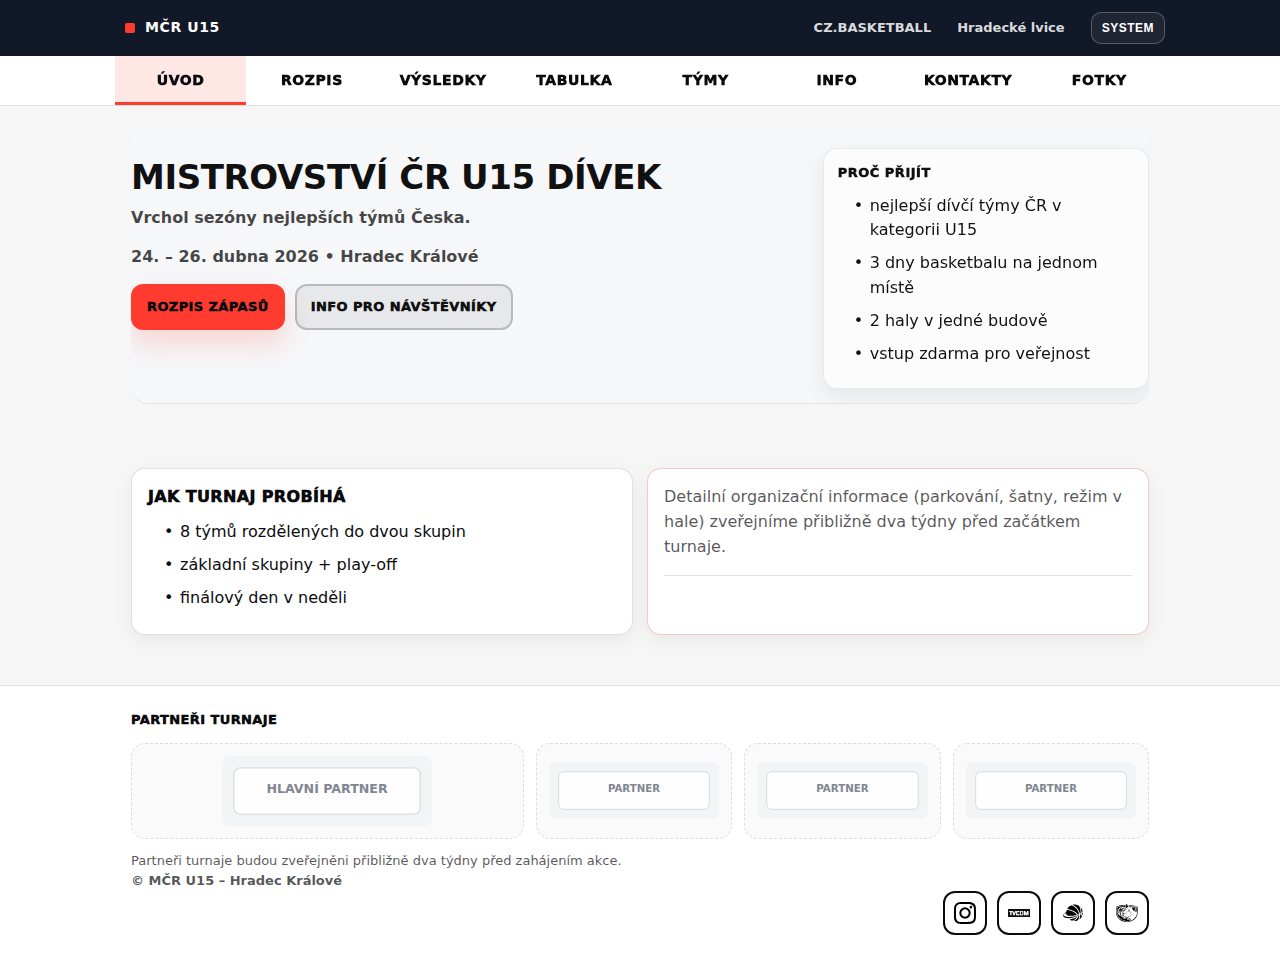
<file: index.html>
<!DOCTYPE html>
<html lang="cs">
<head>
  <meta charset="UTF-8">
  <meta name="viewport" content="width=device-width, initial-scale=1.0">
  <meta name="language" content="cs">
  <meta name="author" content="Pořadatel MČR U15">
  <meta name="robots" content="index, follow">

  <title>MČR U15 – dívky | Hradec Králové</title>
  <meta name="description" content="Oficiální web Mistrovství České republiky U15 dívek v basketbalu. 24.–26. dubna, Hradec Králové. Rozpis, výsledky, týmy, aktuality a fotogalerie.">

  <link rel="canonical" href="https://www.mcr-u15.cz/">

  <!-- Open Graph (Instagram, WhatsApp, Messenger, Facebook) -->
  <meta property="og:type" content="website">
  <meta property="og:locale" content="cs_CZ">
  <meta property="og:title" content="MČR U15 – dívky | Hradec Králové">
  <meta property="og:description" content="Mistrovství České republiky U15 dívek v basketbalu. 24.–26. dubna, Hradec Králové.">
  <meta property="og:url" content="https://www.mcr-u15.cz/">
  <meta property="og:site_name" content="MČR U15 – dívky">
  <meta property="og:image" content="https://www.mcr-u15.cz/og-image.jpg">
  <meta property="og:image:width" content="1200">
  <meta property="og:image:height" content="630">
  <meta property="og:image:alt" content="MČR U15 – dívky v basketbalu">

  <!-- Favicons (připraveno, doplníte později) -->
  <link rel="icon" href="assets/img/favicon.ico">
  <link rel="icon" type="image/png" sizes="16x16" href="assets/img/favicon-16x16.png">
  <link rel="icon" type="image/png" sizes="32x32" href="assets/img/favicon-32x32.png">
  <link rel="apple-touch-icon" sizes="180x180" href="assets/img/apple-touch-icon.png">

  <link rel="stylesheet" href="assets/css/base.css">
  <link rel="stylesheet" href="assets/css/screen.css" media="screen">
  <link rel="stylesheet" href="assets/css/dark.css">
  <link rel="stylesheet" href="assets/css/print.css" media="print">

</head>
<body>

<!-- Top bar -->
<div class="topbar">
  <div class="wrap topbar__inner">
    <div class="brand">
      <span class="brand__dot"></span>
      <a class="brand__name" href="index.html">MČR U15</a>
    </div>

    <div class="topright">
      <div class="toplinks">
        <a href="https://www.cbf.cz/" target="_blank" rel="noopener">CZ.BASKETBALL</a>
        <a href="https://www.hradeckelvice.cz/" target="_blank" rel="noopener">Hradecké lvice</a>
      </div>

      <button class="themebtn" id="themeToggle" type="button" aria-label="Přepnout motiv">
        DARK
      </button>

      <!-- Mobilní menu tlačítko -->
      <button class="menubtn" id="menuToggle" type="button" aria-label="Otevřít menu">
        ☰
      </button>
    </div>
  </div>
</div>

<!-- MOBILE MENU OVERLAY -->
<div class="menu" id="mobileMenu" aria-hidden="true">
  <div class="menu__backdrop" data-close></div>

  <div class="menu__panel" role="dialog" aria-modal="true" aria-label="Menu">
    <div class="menu__head">
      <div class="menu__title">Menu</div>
      <button class="menu__close" type="button" data-close aria-label="Zavřít menu">✕</button>
    </div>

    <div class="menu__links">
      <a class="menu__link" href="index.html">Úvod</a>
      <a class="menu__link" href="pages/rozpis.html">Rozpis</a>
      <a class="menu__link" href="pages/vysledky.html">Výsledky</a>
      <a class="menu__link" href="tabulka.html">Tabulka</a>
      <a class="menu__link" href="pages/tymy.html">Týmy</a>
      <a class="menu__link" href="pages/info.html">Info</a>
      <a class="menu__link" href="pages/kontakty.html">Kontakty</a>
      <a class="menu__link" href="pages/fotky.html">Fotky</a>
    </div>
  </div>
</div>

  <!-- Main nav -->
  <nav class="nav">
    <div class="wrap nav__inner">
      <a class="nav__item is-active" href="index.html">Úvod</a>
      <a class="nav__item" href="pages/rozpis.html">Rozpis</a>
      <a class="nav__item" href="pages/vysledky.html">Výsledky</a>
      <a class="nav__item" href="pages/tabulka.html">Tabulka</a>
      <a class="nav__item" href="pages/tymy.html">Týmy</a>
      <a class="nav__item" href="pages/info.html">Info</a>
      <a class="nav__item" href="pages/kontakty.html">Kontakty</a>
      <a class="nav__item" href="pages/fotky.html">Fotky</a>
    </div>
  </nav>

  <main class="wrap">

    <!-- Hero -->
    <section class="hero">
      <div class="hero__text">
        <h1 class="h1">Mistrovství ČR U15 dívek</h1>
        <p class="lead">
          Vrchol sezóny nejlepších týmů Česka.  
        </p>
        <p class="lead">
          24. – 26. dubna 2026 • Hradec Králové
        </p>

          <div class="cta">
            <a class="btn btn--primary" href="pages/rozpis.html">Rozpis zápasů</a>
            <a class="btn btn--ghost" href="pages/info.html">Info pro návštěvníky</a>
          </div>
      </div>

      <div class="hero__panel">
        <div class="panel">
          <div class="panel__title">Proč přijít</div>
          <ul class="list">
            <li>nejlepší dívčí týmy ČR v kategorii U15</li>
            <li>3 dny basketbalu na jednom místě</li>
            <li>2 haly v jedné budově</li>
            <li>vstup zdarma pro veřejnost</li>
          </ul>
        </div>
      </div>
    </section>

    <!-- Grid cards -->
    <section class="grid">
      <article class="card">
        <h2 class="h2">Jak turnaj probíhá</h2>
        <ul class="list">
          <li>8 týmů rozdělených do dvou skupin</li>
          <li>základní skupiny + play-off</li>
          <li>finálový den v neděli</li>
        </ul>
      </article>

      <article class="card card--accent">
        <p class="muted">
          Detailní organizační informace (parkování, šatny, režim v hale)
          zveřejníme přibližně dva týdny před začátkem turnaje.
        </p>
        <div class="mini">
          <!-- Až bude logo, doladíme barvy, OG obrázek i favicony podle něj. -->
        </div>
      </article>
    </section>

  </main>

<footer class="footer">
  <div class="wrap">

    <div class="partners">
      <div class="partners__title">Partneři turnaje</div>

<div class="partners__row">
  <a class="partner" href="#" aria-label="Hlavní partner">
    <img src="assets/img/partners/partner-main.svg" alt="Hlavní partner" loading="lazy">
  </a>

  <a class="partner" href="#" aria-label="Partner">
    <img src="assets/img/partners/partner-1.svg" alt="Partner" loading="lazy">
  </a>

  <a class="partner" href="#" aria-label="Partner">
    <img src="assets/img/partners/partner-2.svg" alt="Partner" loading="lazy">
  </a>

  <a class="partner" href="#" aria-label="Partner">
    <img src="assets/img/partners/partner-3.svg" alt="Partner" loading="lazy">
  </a>
</div>

      <div class="partners__note">
        Partneři turnaje budou zveřejněni přibližně dva týdny před zahájením akce.
      </div>
    </div>

    <div class="footer__inner">
      <div class="footer__left">© MČR U15 – Hradec Králové</div>

      <div class="socialbar" aria-label="Odkazy">
        <a class="socialbtn" href="https://www.instagram.com/mcru15.cz/" target="_blank" rel="noopener" aria-label="Instagram">
          <img src="assets/img/social/instagram.svg" onerror="this.style.display='none'" alt="Instagram">
        </a>
        <a class="socialbtn socialbtn--tvcom" href="https://www.tvcom.cz/" target="_blank" rel="noopener" aria-label="TVcom">
          <img src="assets/img/social/tvcom.svg" alt="TVcom">
        </a>
        <a class="socialbtn" href="https://www.cbf.cz/" target="_blank" rel="noopener" aria-label="ČBF">
          <img src="assets/img/social/cbf.svg" onerror="this.style.display='none'" alt="ČBF">
        </a>
        <a class="socialbtn" href="https://www.hradeckelvice.cz/" target="_blank" rel="noopener" aria-label="Hradecké lvice">
          <img src="assets/img/social/lvice.svg" onerror="this.style.display='none'" alt="Hradecké lvice">
        </a>
      </div>
    </div>

  </div>
</footer>

  <script src="assets/js/theme.js"></script>
  <script src="assets/js/menu.js"></script>
  
</body>
</html>
</file>
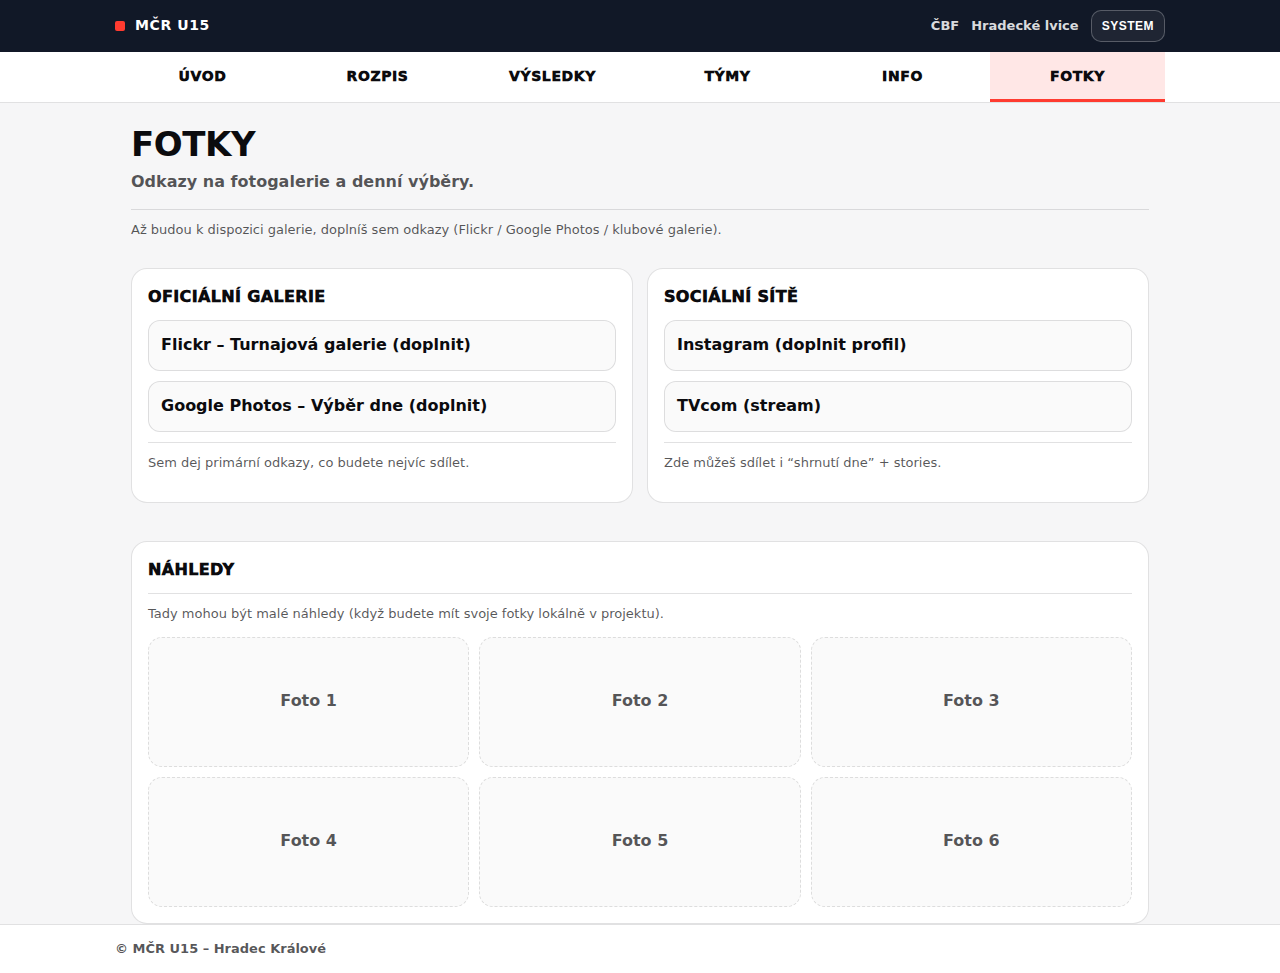
<file: mcr_u15/fotky.html>
<!DOCTYPE html>
<html lang="cs">
<head>
  <meta charset="UTF-8">
  <meta name="viewport" content="width=device-width, initial-scale=1.0">
  <title>Fotky | MČR U15 – dívky</title>
  <meta name="description" content="Fotogalerie a odkazy na galerie z MČR U15 dívek v basketbalu.">
  <link rel="stylesheet" href="style.css">
</head>

<body>
  <!-- TOPBAR -->
  <div class="topbar">
    <div class="wrap topbar__inner">
      <div class="brand">
        <span class="brand__dot"></span>
        <a class="brand__name" href="index.html">MČR U15</a>
      </div>

      <div class="topright">
        <div class="toplinks">
          <a href="https://www.cbf.cz/" target="_blank" rel="noopener">ČBF</a>
          <a href="https://www.hradeckelvice.cz/" target="_blank" rel="noopener">Hradecké lvice</a>
        </div>

        <button class="themebtn" id="themeToggle" type="button" aria-label="Přepnout motiv">DARK</button>
        <button class="menubtn" id="menuToggle" type="button" aria-label="Otevřít menu">☰</button>
      </div>
    </div>
  </div>

  <!-- NAV -->
  <nav class="nav">
    <div class="wrap nav__inner">
      <a class="nav__item" href="index.html">Úvod</a>
      <a class="nav__item" href="rozpis.html">Rozpis</a>
      <a class="nav__item" href="vysledky.html">Výsledky</a>
      <a class="nav__item" href="tymy.html">Týmy</a>
      <a class="nav__item" href="info.html">Info</a>
      <a class="nav__item is-active" href="fotky.html">Fotky</a>
    </div>
  </nav>

  <main class="wrap">
    <section class="pagehead">
      <h1 class="h1">Fotky</h1>
      <p class="lead">Odkazy na fotogalerie a denní výběry.</p>
      <p class="mini">Až budou k dispozici galerie, doplníš sem odkazy (Flickr / Google Photos / klubové galerie).</p>
    </section>

    <section class="grid">
      <div class="card">
        <h2 class="h2">Oficiální galerie</h2>
        <div class="linklist">
          <a class="linkitem" href="#" target="_blank" rel="noopener">Flickr – Turnajová galerie (doplnit)</a>
          <a class="linkitem" href="#" target="_blank" rel="noopener">Google Photos – Výběr dne (doplnit)</a>
        </div>
        <p class="mini">Sem dej primární odkazy, co budete nejvíc sdílet.</p>
      </div>

      <div class="card">
        <h2 class="h2">Sociální sítě</h2>
        <div class="linklist">
          <a class="linkitem" href="https://www.instagram.com/" target="_blank" rel="noopener">Instagram (doplnit profil)</a>
          <a class="linkitem" href="https://www.tvcom.cz/" target="_blank" rel="noopener">TVcom (stream)</a>
        </div>
        <p class="mini">Zde můžeš sdílet i “shrnutí dne” + stories.</p>
      </div>
    </section>

    <section class="card">
      <h2 class="h2">Náhledy</h2>
      <p class="mini">Tady mohou být malé náhledy (když budete mít svoje fotky lokálně v projektu).</p>

      <div class="gallery">
        <!-- placeholdery - až budeš mít obrázky, vyměň src -->
        <a class="thumb" href="#" aria-label="Foto 1"><span>Foto 1</span></a>
        <a class="thumb" href="#" aria-label="Foto 2"><span>Foto 2</span></a>
        <a class="thumb" href="#" aria-label="Foto 3"><span>Foto 3</span></a>
        <a class="thumb" href="#" aria-label="Foto 4"><span>Foto 4</span></a>
        <a class="thumb" href="#" aria-label="Foto 5"><span>Foto 5</span></a>
        <a class="thumb" href="#" aria-label="Foto 6"><span>Foto 6</span></a>
      </div>
    </section>
  </main>

  <footer class="footer">
    <div class="wrap footer__inner">
      <div class="footer__left">© MČR U15 – Hradec Králové</div>
    </div>
  </footer>

<script src="theme.js"></script>
<script src="menu.js"></script>

</body>
</html>
</file>
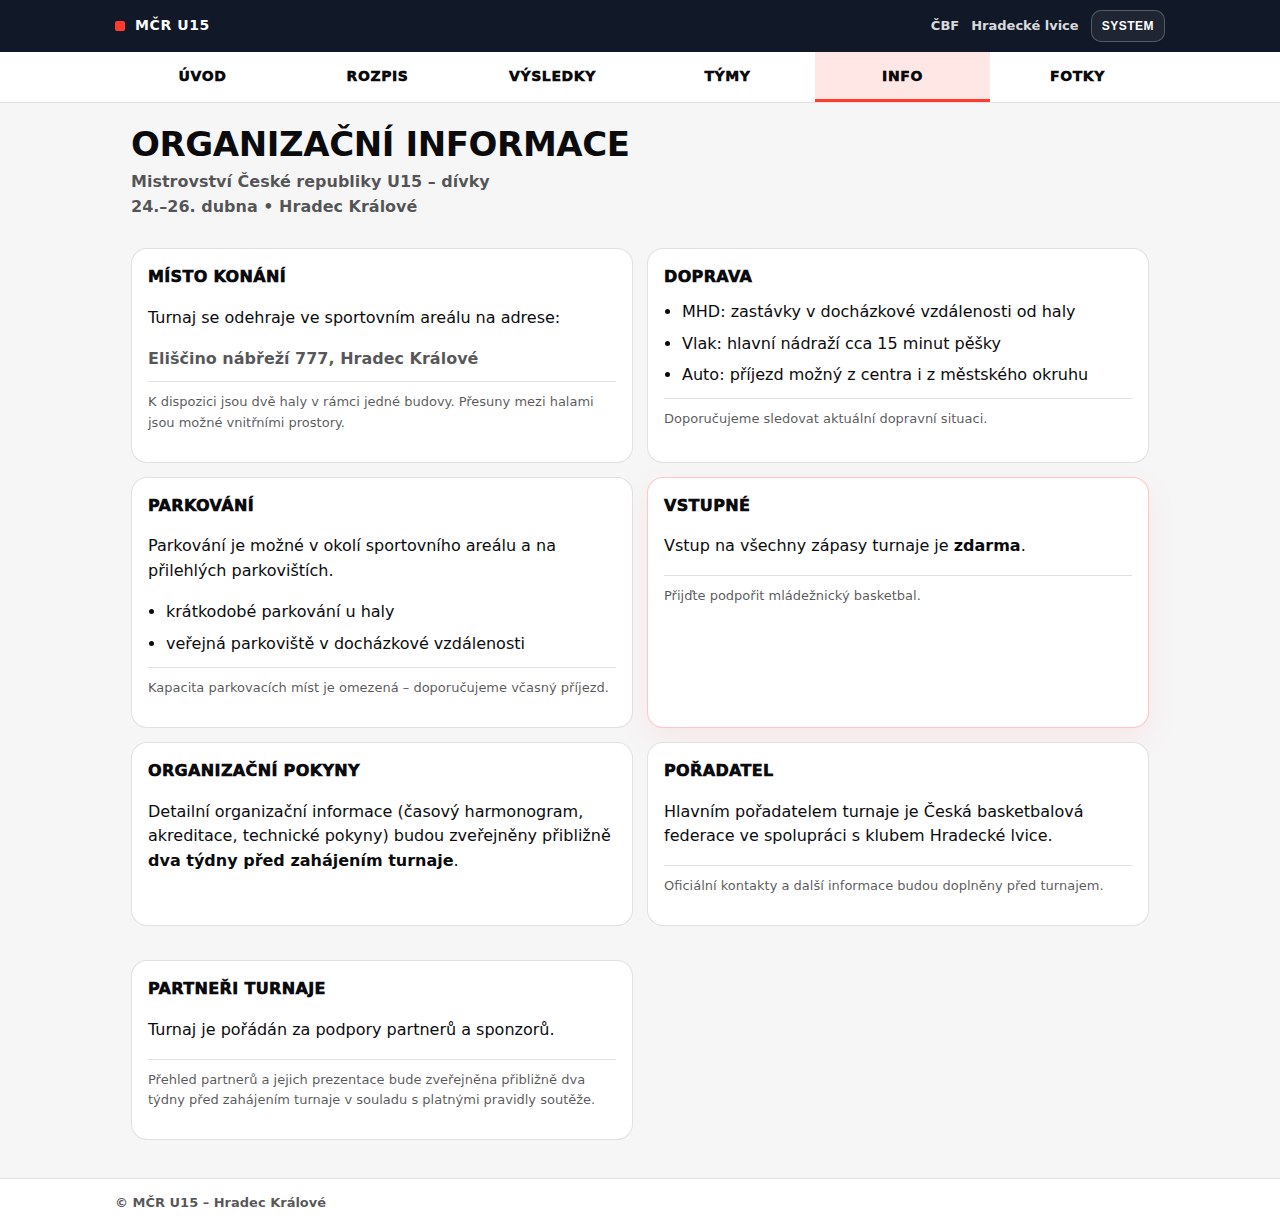
<file: mcr_u15/info.html>
<!DOCTYPE html>
<html lang="cs">
<head>
  <meta charset="UTF-8">
  <meta name="viewport" content="width=device-width, initial-scale=1.0">

  <title>Informace | MČR U15 – dívky</title>
  <meta name="description" content="Organizační informace k MČR U15 dívek v basketbalu – místo konání, doprava, parkování, vstupné.">

  <link rel="stylesheet" href="style.css">
</head>

<body>

  <!-- TOPBAR -->
  <div class="topbar">
    <div class="wrap topbar__inner">
      <div class="brand">
        <span class="brand__dot"></span>
        <a class="brand__name" href="index.html">MČR U15</a>
      </div>

      <div class="topright">
        <div class="toplinks">
          <a href="https://www.cbf.cz/" target="_blank" rel="noopener">ČBF</a>
          <a href="https://www.hradeckelvice.cz/" target="_blank" rel="noopener">Hradecké lvice</a>
        </div>

        <button class="themebtn" id="themeToggle" type="button">DARK</button>
      </div>
    </div>
  </div>

  <!-- NAV -->
  <nav class="nav">
    <div class="wrap nav__inner">
      <a class="nav__item" href="index.html">Úvod</a>
      <a class="nav__item" href="rozpis.html">Rozpis</a>
      <a class="nav__item" href="vysledky.html">Výsledky</a>
      <a class="nav__item" href="tymy.html">Týmy</a>
      <a class="nav__item is-active" href="info.html">Info</a>
      <a class="nav__item" href="fotky.html">Fotky</a>
    </div>
  </nav>

  <main class="wrap">

    <section class="pagehead">
      <h1 class="h1">Organizační informace</h1>
      <p class="lead">
        Mistrovství České republiky U15 – dívky<br>
        24.–26. dubna • Hradec Králové
      </p>
    </section>

    <section class="grid">

      <!-- Místo -->
      <div class="card">
        <h2 class="h2">Místo konání</h2>
        <p>
          Turnaj se odehraje ve sportovním areálu na adrese:
        </p>
        <p class="muted">
          <strong>Eliščino nábřeží 777, Hradec Králové</strong>
        </p>
        <p class="mini">
          K dispozici jsou dvě haly v rámci jedné budovy. Přesuny mezi halami jsou možné
          vnitřními prostory.
        </p>
      </div>

      <!-- Doprava -->
      <div class="card">
        <h2 class="h2">Doprava</h2>
        <ul class="list">
          <li>MHD: zastávky v docházkové vzdálenosti od haly</li>
          <li>Vlak: hlavní nádraží cca 15 minut pěšky</li>
          <li>Auto: příjezd možný z centra i z městského okruhu</li>
        </ul>
        <p class="mini">
          Doporučujeme sledovat aktuální dopravní situaci.
        </p>
      </div>

      <!-- Parkování -->
      <div class="card">
        <h2 class="h2">Parkování</h2>
        <p>
          Parkování je možné v okolí sportovního areálu a na přilehlých parkovištích.
        </p>
        <ul class="list">
          <li>krátkodobé parkování u haly</li>
          <li>veřejná parkoviště v docházkové vzdálenosti</li>
        </ul>
        <p class="mini">
          Kapacita parkovacích míst je omezená – doporučujeme včasný příjezd.
        </p>
      </div>

      <!-- Vstupné -->
      <div class="card card--accent">
        <h2 class="h2">Vstupné</h2>
        <p>
          Vstup na všechny zápasy turnaje je
          <strong>zdarma</strong>.
        </p>
        <p class="mini">
          Přijďte podpořit mládežnický basketbal.
        </p>
      </div>

      <!-- Organizace -->
      <div class="card">
        <h2 class="h2">Organizační pokyny</h2>
        <p>
          Detailní organizační informace (časový harmonogram, akreditace,
          technické pokyny) budou zveřejněny přibližně
          <strong>dva týdny před zahájením turnaje</strong>.
        </p>
      </div>

      <!-- Kontakt -->
      <div class="card">
        <h2 class="h2">Pořadatel</h2>
        <p>
          Hlavním pořadatelem turnaje je Česká basketbalová federace
          ve spolupráci s klubem Hradecké lvice.
        </p>
        <p class="mini">
          Oficiální kontakty a další informace budou doplněny před turnajem.
        </p>
      </div>

<!-- Partneři -->
<section style="margin-top:20px;">
  <div class="card">
    <h2 class="h2">Partneři turnaje</h2>
    <p>
      Turnaj je pořádán za podpory partnerů a sponzorů.
    </p>
    <p class="mini">
      Přehled partnerů a jejich prezentace bude zveřejněna
      přibližně dva týdny před zahájením turnaje v souladu
      s platnými pravidly soutěže.
    </p>
  </div>

</section>

    </section>

  </main>

  <footer class="footer">
    <div class="wrap footer__inner">
      <div class="footer__left">© MČR U15 – Hradec Králové</div>
      
    </div>
  </footer>

<script src="theme.js"></script>
<script src="menu.js"></script>

</body>
</html>
</file>
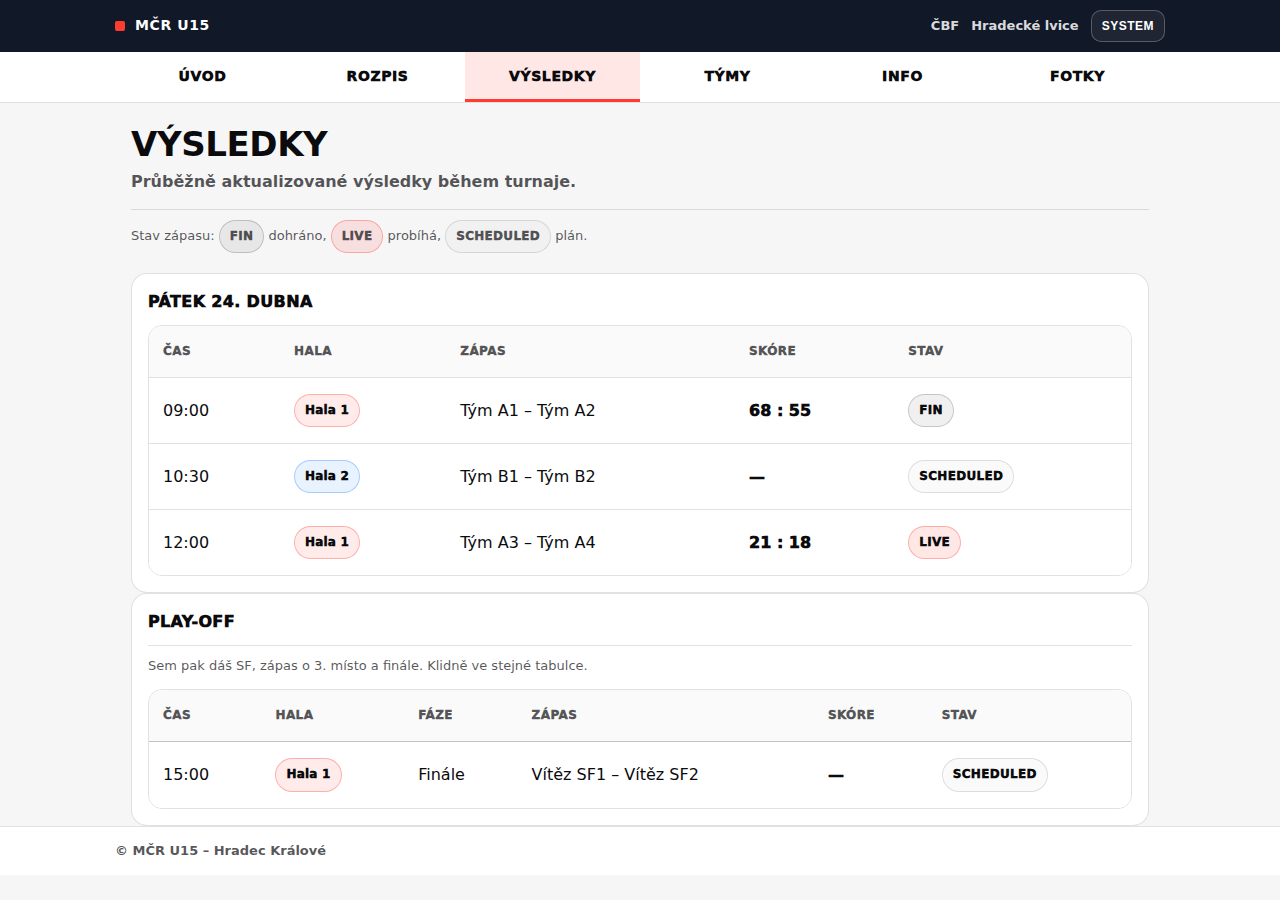
<file: mcr_u15/vysledky.html>
<!DOCTYPE html>
<html lang="cs">
<head>
  <meta charset="UTF-8">
  <meta name="viewport" content="width=device-width, initial-scale=1.0">
  <title>Výsledky | MČR U15 – dívky</title>
  <meta name="description" content="Výsledky a průběh MČR U15 dívek v basketbalu.">
  <link rel="stylesheet" href="style.css">
</head>

<body>
  <!-- TOPBAR -->
  <div class="topbar">
    <div class="wrap topbar__inner">
      <div class="brand">
        <span class="brand__dot"></span>
        <a class="brand__name" href="index.html">MČR U15</a>
      </div>

      <div class="topright">
        <div class="toplinks">
          <a href="https://www.cbf.cz/" target="_blank" rel="noopener">ČBF</a>
          <a href="https://www.hradeckelvice.cz/" target="_blank" rel="noopener">Hradecké lvice</a>
        </div>

        <button class="themebtn" id="themeToggle" type="button" aria-label="Přepnout motiv">DARK</button>
        <button class="menubtn" id="menuToggle" type="button" aria-label="Otevřít menu">☰</button>
      </div>
    </div>
  </div>

  <!-- NAV -->
  <nav class="nav">
    <div class="wrap nav__inner">
      <a class="nav__item" href="index.html">Úvod</a>
      <a class="nav__item" href="rozpis.html">Rozpis</a>
      <a class="nav__item is-active" href="vysledky.html">Výsledky</a>
      <a class="nav__item" href="tymy.html">Týmy</a>
      <a class="nav__item" href="info.html">Info</a>
      <a class="nav__item" href="fotky.html">Fotky</a>
    </div>
  </nav>

  <main class="wrap">
    <section class="pagehead">
      <h1 class="h1">Výsledky</h1>
      <p class="lead">Průběžně aktualizované výsledky během turnaje.</p>
      <p class="mini">Stav zápasu: <span class="badge badge--fin">FIN</span> dohráno, <span class="badge badge--live">LIVE</span> probíhá, <span class="badge">SCHEDULED</span> plán.</p>
    </section>

    <!-- Pátek -->
    <section class="card">
      <h2 class="h2">Pátek 24. dubna</h2>

      <div class="tablewrap">
        <table class="schedule results">
          <thead>
            <tr>
              <th>Čas</th>
              <th>Hala</th>
              <th>Zápas</th>
              <th>Skóre</th>
              <th>Stav</th>
            </tr>
          </thead>
          <tbody>
            <tr>
              <td>09:00</td>
              <td><span class="pill pill--h1">Hala 1</span></td>
              <td>Tým A1 – Tým A2</td>
              <td class="score">68 : 55</td>
              <td><span class="badge badge--fin">FIN</span></td>
            </tr>
            <tr>
              <td>10:30</td>
              <td><span class="pill pill--h2">Hala 2</span></td>
              <td>Tým B1 – Tým B2</td>
              <td class="score">—</td>
              <td><span class="badge">SCHEDULED</span></td>
            </tr>
            <tr>
              <td>12:00</td>
              <td><span class="pill pill--h1">Hala 1</span></td>
              <td>Tým A3 – Tým A4</td>
              <td class="score">21 : 18</td>
              <td><span class="badge badge--live">LIVE</span></td>
            </tr>
          </tbody>
        </table>
      </div>
    </section>

    <!-- Play-off -->
    <section class="card">
      <h2 class="h2">Play-off</h2>
      <p class="mini">Sem pak dáš SF, zápas o 3. místo a finále. Klidně ve stejné tabulce.</p>

      <div class="tablewrap" style="margin-top:12px;">
        <table class="schedule results">
          <thead>
            <tr>
              <th>Čas</th>
              <th>Hala</th>
              <th>Fáze</th>
              <th>Zápas</th>
              <th>Skóre</th>
              <th>Stav</th>
            </tr>
          </thead>
          <tbody>
            <tr>
              <td>15:00</td>
              <td><span class="pill pill--h1">Hala 1</span></td>
              <td>Finále</td>
              <td>Vítěz SF1 – Vítěz SF2</td>
              <td class="score">—</td>
              <td><span class="badge">SCHEDULED</span></td>
            </tr>
          </tbody>
        </table>
      </div>
    </section>

  </main>

  <footer class="footer">
    <div class="wrap footer__inner">
      <div class="footer__left">© MČR U15 – Hradec Králové</div>
    </div>
  </footer>

<script src="theme.js"></script>
<script src="menu.js"></script>

</body>
</html>
</file>
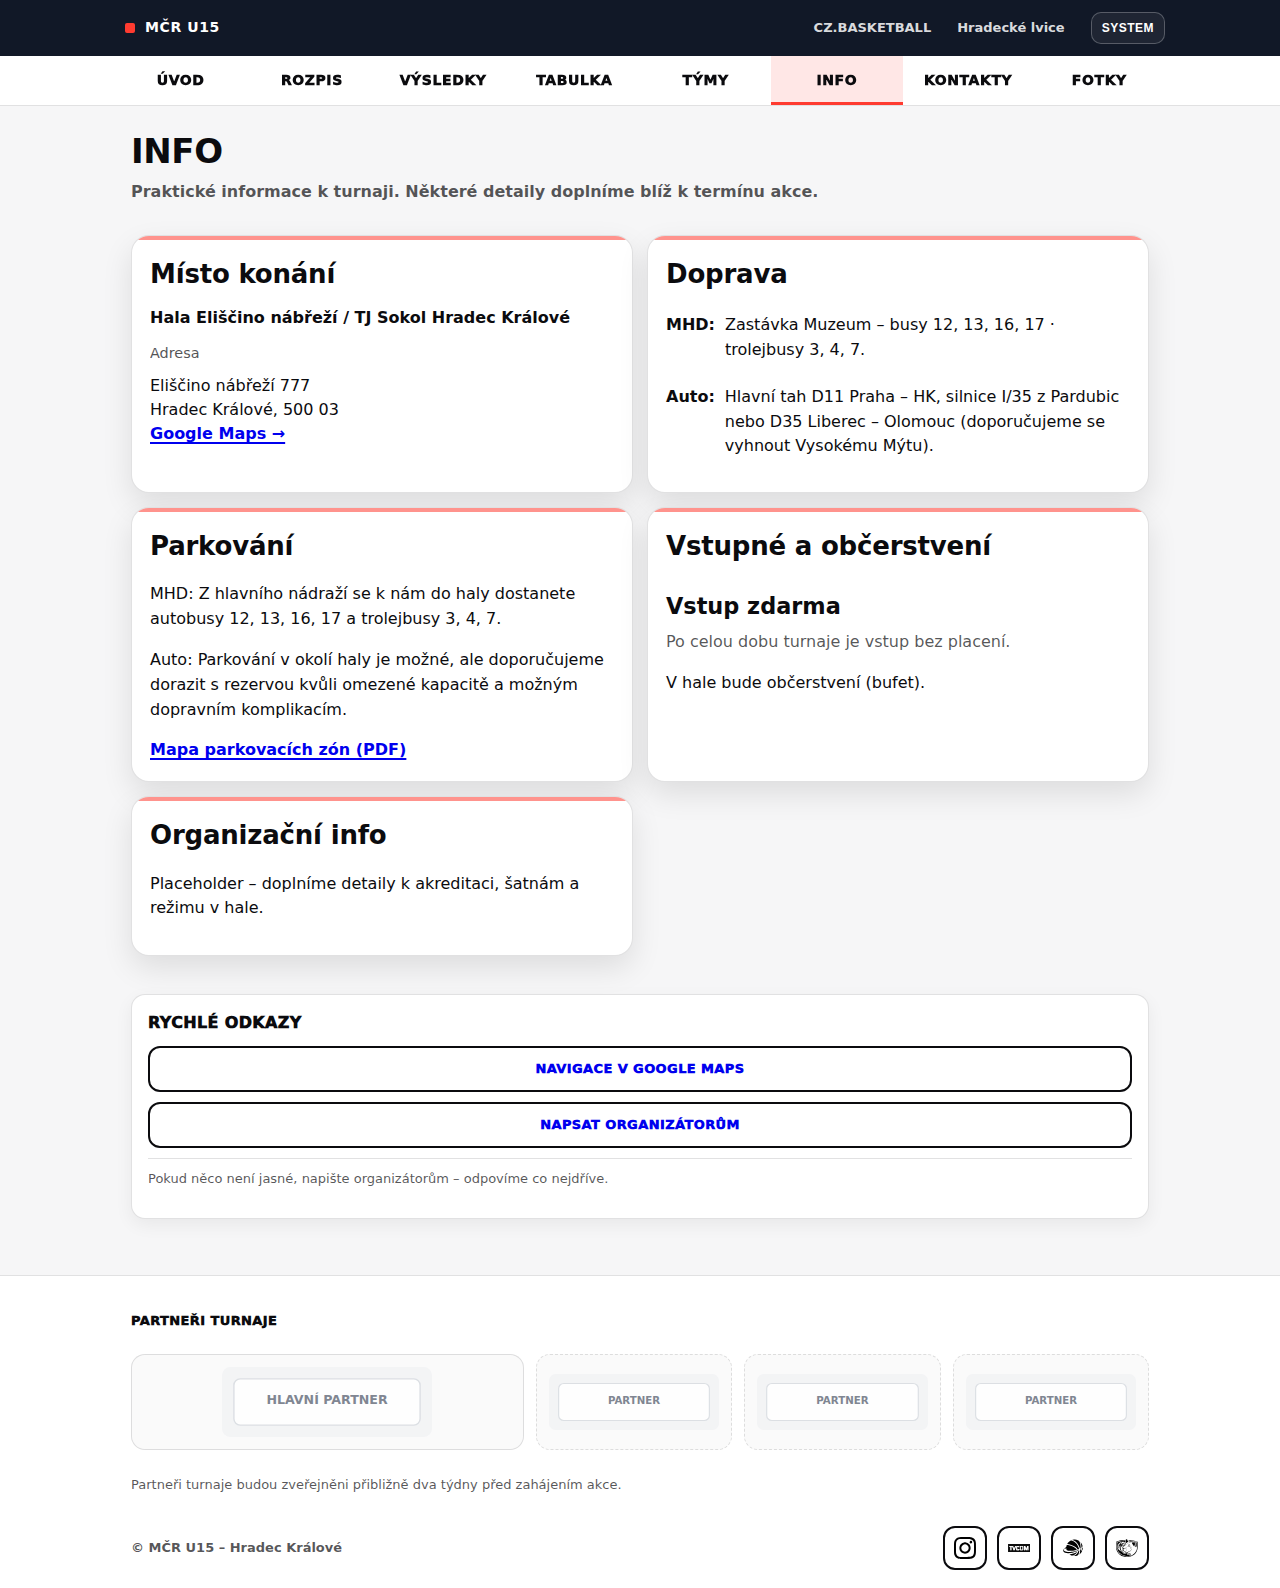
<file: pages/info.html>
<!DOCTYPE html>
<html lang="cs">
<head>
  <meta charset="UTF-8">
  <meta name="viewport" content="width=device-width, initial-scale=1.0">
  <title>Info | MČR U15 – dívky</title>
  <meta name="description" content="Praktické informace k MČR U15 dívek v basketbalu – místo konání, doprava, parkování a kontakty.">
  <link rel="icon" href="../assets/img/favicon.ico">
  <link rel="icon" type="image/png" sizes="16x16" href="../assets/img/favicon-16x16.png">
  <link rel="icon" type="image/png" sizes="32x32" href="../assets/img/favicon-32x32.png">
  <link rel="apple-touch-icon" sizes="180x180" href="../assets/img/apple-touch-icon.png">
  <link rel="stylesheet" href="../assets/css/base.css">
  <link rel="stylesheet" href="../assets/css/screen.css" media="screen">
  <link rel="stylesheet" href="../assets/css/dark.css">
  <link rel="stylesheet" href="../assets/css/print.css" media="print">
</head>

<body class="page-info">
  <!-- TOPBAR -->
  <div class="topbar">
    <div class="wrap topbar__inner">
      <div class="brand">
        <span class="brand__dot"></span>
        <a class="brand__name" href="../index.html">MČR U15</a>
      </div>

      <div class="topright">
        <div class="toplinks">
          <a href="https://www.cbf.cz/" target="_blank" rel="noopener">CZ.BASKETBALL</a>
          <a href="https://www.hradeckelvice.cz/" target="_blank" rel="noopener">Hradecké lvice</a>
        </div>

        <button class="themebtn" id="themeToggle" type="button" aria-label="Přepnout motiv">DARK</button>
        <button class="menubtn" id="menuToggle" type="button" aria-label="Otevřít menu">☰</button>
      </div>
    </div>
  </div>

  <!-- MOBILE MENU OVERLAY -->
  <div class="menu" id="mobileMenu" aria-hidden="true">
    <div class="menu__backdrop" data-close></div>

    <div class="menu__panel" role="dialog" aria-modal="true" aria-label="Menu">
      <div class="menu__head">
        <div class="menu__title">Menu</div>
        <button class="menu__close" type="button" data-close aria-label="Zavřít menu">✕</button>
      </div>

      <div class="menu__links">
        <a class="menu__link" href="../index.html">Úvod</a>
        <a class="menu__link" href="rozpis.html">Rozpis</a>
        <a class="menu__link" href="vysledky.html">Výsledky</a>
        <a class="menu__link" href="tabulka.html">Tabulka</a>
        <a class="menu__link" href="tymy.html">Týmy</a>
        <a class="menu__link is-active" href="info.html">Info</a>
        <a class="menu__link" href="kontakty.html">Kontakty</a>
        <a class="menu__link" href="fotky.html">Fotky</a>
      </div>
    </div>
  </div>

  <!-- NAV -->
  <nav class="nav">
    <div class="wrap nav__inner">
      <a class="nav__item" href="../index.html">Úvod</a>
      <a class="nav__item" href="rozpis.html">Rozpis</a>
      <a class="nav__item" href="vysledky.html">Výsledky</a>
      <a class="nav__item" href="tabulka.html">Tabulka</a>
      <a class="nav__item" href="tymy.html">Týmy</a>
      <a class="nav__item is-active" href="info.html">Info</a>
      <a class="nav__item" href="kontakty.html">Kontakty</a>
      <a class="nav__item" href="fotky.html">Fotky</a>
    </div>
  </nav>

  <main class="wrap">
    <!-- HLAVIČKA -->
    <section class="pagehead">
      <h1 class="h1">Info</h1>
      <p class="lead">
        Praktické informace k turnaji. Některé detaily doplníme blíž k termínu akce.
      </p>
    </section>

    <!-- INFO KARTY -->
    <section class="grid" id="info-cards">
      <!-- plní se z JS / JSON -->
      <p class="mini">Načítám informace…</p>
    </section>

    <!-- CTA -->
    <section class="card">
      <h2 class="h2">Rychlé odkazy</h2>
      <div class="linklist" id="info-cta">
        <!-- plní se z JS -->
      </div>
      <p class="mini">
        Pokud něco není jasné, napište organizátorům – odpovíme co nejdříve.
      </p>
    </section>
  </main>

  <!-- FOOTER -->
  <footer class="footer">
    <div class="wrap footer__wrap">

      <!-- PARTNEŘI -->
      <section class="partners">
        <h2 class="partners__title">Partneři turnaje</h2>

        <div class="partners__row">
          <a class="partner partner--main" href="#" aria-label="Hlavní partner">
            <img src="../assets/img/partners/partner-main.svg" alt="Hlavní partner" loading="lazy">
          </a>

          <a class="partner" href="#" aria-label="Partner">
            <img src="../assets/img/partners/partner-1.svg" alt="Partner" loading="lazy">
          </a>

          <a class="partner" href="#" aria-label="Partner">
            <img src="../assets/img/partners/partner-2.svg" alt="Partner" loading="lazy">
          </a>

          <a class="partner" href="#" aria-label="Partner">
            <img src="../assets/img/partners/partner-3.svg" alt="Partner" loading="lazy">
          </a>
        </div>

        <p class="partners__note">
          Partneři turnaje budou zveřejněni přibližně dva týdny před zahájením akce.
        </p>
      </section>

      <!-- SPODNÍ ŘÁDEK FOOTERU -->
      <div class="footer__bar">
        <div class="footer__left">
          © MČR U15 – Hradec Králové
        </div>

        <nav class="socialbar" aria-label="Odkazy">
          <a class="socialbtn" href="https://www.instagram.com/mcru15.cz/" target="_blank" rel="noopener" aria-label="Instagram">
            <img src="../assets/img/social/instagram.svg" alt="">
          </a>

          <a class="socialbtn socialbtn--tvcom" href="https://www.tvcom.cz/" target="_blank" rel="noopener" aria-label="TVcom">
            <img src="../assets/img/social/tvcom.svg" alt="">
          </a>

          <a class="socialbtn" href="https://www.cbf.cz/" target="_blank" rel="noopener" aria-label="ČBF">
            <img src="../assets/img/social/cbf.svg" alt="">
          </a>

          <a class="socialbtn" href="https://www.hradeckelvice.cz/" target="_blank" rel="noopener" aria-label="Hradecké lvice">
            <img src="../assets/img/social/lvice.svg" alt="">
          </a>
        </nav>
      </div>

    </div>
  </footer>

  <!-- SCRIPTS -->
  <script src="../assets/js/info.js"></script>
  <script src="../assets/js/theme.js"></script>
  <script src="../assets/js/menu.js"></script>
</body>
</html>
</file>
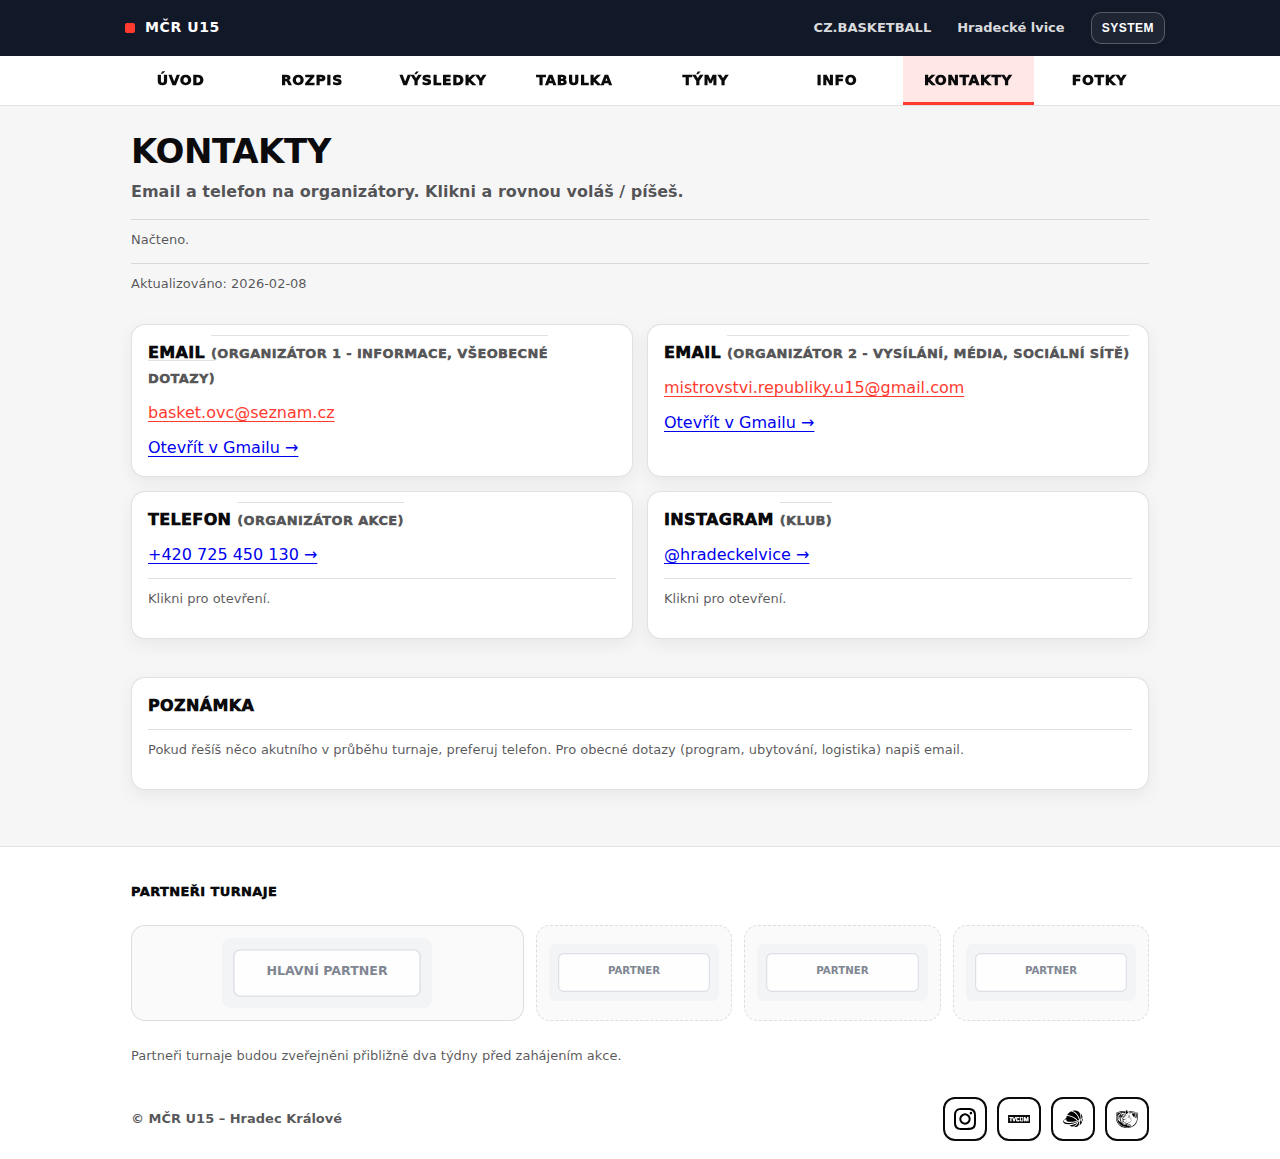
<file: pages/kontakty.html>
<!DOCTYPE html>
<html lang="cs">
<head>
  <meta charset="UTF-8">
  <meta name="viewport" content="width=device-width, initial-scale=1.0">
  <title>Kontakty | MČR U15 – dívky</title>
  <meta name="description" content="Kontakty na organizátory MČR U15 dívek – email, telefon a odkazy.">
  <link rel="icon" href="../assets/img/favicon.ico">
  <link rel="icon" type="image/png" sizes="16x16" href="../assets/img/favicon-16x16.png">
  <link rel="icon" type="image/png" sizes="32x32" href="../assets/img/favicon-32x32.png">
  <link rel="apple-touch-icon" sizes="180x180" href="../assets/img/apple-touch-icon.png">
  <link rel="stylesheet" href="../assets/css/base.css">
  <link rel="stylesheet" href="../assets/css/screen.css" media="screen">
  <link rel="stylesheet" href="../assets/css/dark.css">
  <link rel="stylesheet" href="../assets/css/print.css" media="print">
</head>

<body class="page-kontakty">
  <!-- TOPBAR -->
  <div class="topbar">
    <div class="wrap topbar__inner">
      <div class="brand">
        <span class="brand__dot"></span>
        <a class="brand__name" href="../index.html">MČR U15</a>
      </div>

      <div class="topright">
        <div class="toplinks">
          <a href="https://www.cbf.cz/" target="_blank" rel="noopener">CZ.BASKETBALL</a>
          <a href="https://www.hradeckelvice.cz/" target="_blank" rel="noopener">Hradecké lvice</a>
        </div>

        <button class="themebtn" id="themeToggle" type="button" aria-label="Přepnout motiv">DARK</button>
        <button class="menubtn" id="menuToggle" type="button" aria-label="Otevřít menu">☰</button>
      </div>
    </div>
  </div>

  <!-- MOBILE MENU OVERLAY -->
  <div class="menu" id="mobileMenu" aria-hidden="true">
    <div class="menu__backdrop" data-close></div>

    <div class="menu__panel" role="dialog" aria-modal="true" aria-label="Menu">
      <div class="menu__head">
        <div class="menu__title">Menu</div>
        <button class="menu__close" type="button" data-close aria-label="Zavřít menu">✕</button>
      </div>

      <div class="menu__links">
        <a class="menu__link" href="../index.html">Úvod</a>
        <a class="menu__link" href="rozpis.html">Rozpis</a>
        <a class="menu__link" href="vysledky.html">Výsledky</a>
        <a class="menu__link" href="tabulka.html">Tabulka</a>
        <a class="menu__link" href="tymy.html">Týmy</a>
        <a class="menu__link" href="info.html">Info</a>
        <a class="menu__link is-active" href="kontakty.html">Kontakty</a>
        <a class="menu__link" href="fotky.html">Fotky</a>
      </div>
    </div>
  </div>

  <!-- NAV -->
  <nav class="nav">
    <div class="wrap nav__inner">
      <a class="nav__item" href="../index.html">Úvod</a>
      <a class="nav__item" href="rozpis.html">Rozpis</a>
      <a class="nav__item" href="vysledky.html">Výsledky</a>
      <a class="nav__item" href="tabulka.html">Tabulka</a>
      <a class="nav__item" href="tymy.html">Týmy</a>
      <a class="nav__item" href="info.html">Info</a>
      <a class="nav__item is-active" href="kontakty.html">Kontakty</a>
      <a class="nav__item" href="fotky.html">Fotky</a>
    </div>
  </nav>

  <main class="wrap">
    <section class="pagehead">
      <h1 class="h1">Kontakty</h1>
      <p class="lead">Email a telefon na organizátory. Klikni a rovnou voláš / píšeš.</p>

      <p class="mini" id="contacts-status">Načítám…</p>
      <p class="mini" id="contacts-updated" style="display:none;"></p>
    </section>

    <section class="grid" id="contacts-grid">
      <!-- plní se z JS -->
    </section>

    <section class="card">
      <h2 class="h2">Poznámka</h2>
      <p class="mini">
        Pokud řešíš něco akutního v průběhu turnaje, preferuj telefon.
        Pro obecné dotazy (program, ubytování, logistika) napiš email.
      </p>
    </section>
  </main>

  <footer class="footer">
    <div class="wrap footer__wrap">

      <!-- PARTNEŘI -->
      <section class="partners">
        <h2 class="partners__title">Partneři turnaje</h2>

        <div class="partners__row">
          <a class="partner partner--main" href="#" aria-label="Hlavní partner">
            <img src="../assets/img/partners/partner-main.svg" alt="Hlavní partner" loading="lazy">
          </a>

          <a class="partner" href="#" aria-label="Partner">
            <img src="../assets/img/partners/partner-1.svg" alt="Partner" loading="lazy">
          </a>

          <a class="partner" href="#" aria-label="Partner">
            <img src="../assets/img/partners/partner-2.svg" alt="Partner" loading="lazy">
          </a>

          <a class="partner" href="#" aria-label="Partner">
            <img src="../assets/img/partners/partner-3.svg" alt="Partner" loading="lazy">
          </a>
        </div>

        <p class="partners__note">
          Partneři turnaje budou zveřejněni přibližně dva týdny před zahájením akce.
        </p>
      </section>

      <!-- SPODNÍ ŘÁDEK FOOTERU -->
      <div class="footer__bar">
        <div class="footer__left">
          © MČR U15 – Hradec Králové
        </div>

        <nav class="socialbar" aria-label="Odkazy">
          <a class="socialbtn" href="https://www.instagram.com/mcru15.cz/" target="_blank" rel="noopener" aria-label="Instagram">
            <img src="../assets/img/social/instagram.svg" alt="">
          </a>

          <a class="socialbtn socialbtn--tvcom" href="https://www.tvcom.cz/" target="_blank" rel="noopener" aria-label="TVcom">
            <img src="../assets/img/social/tvcom.svg" alt="">
          </a>

          <a class="socialbtn" href="https://www.cbf.cz/" target="_blank" rel="noopener" aria-label="ČBF">
            <img src="../assets/img/social/cbf.svg" alt="">
          </a>

          <a class="socialbtn" href="https://www.hradeckelvice.cz/" target="_blank" rel="noopener" aria-label="Hradecké lvice">
            <img src="../assets/img/social/lvice.svg" alt="">
          </a>
        </nav>
      </div>

    </div>
  </footer>

  <script src="../assets/js/kontakty.js"></script>
  <script src="../assets/js/theme.js"></script>
  <script src="../assets/js/menu.js"></script>
</body>
</html>
</file>
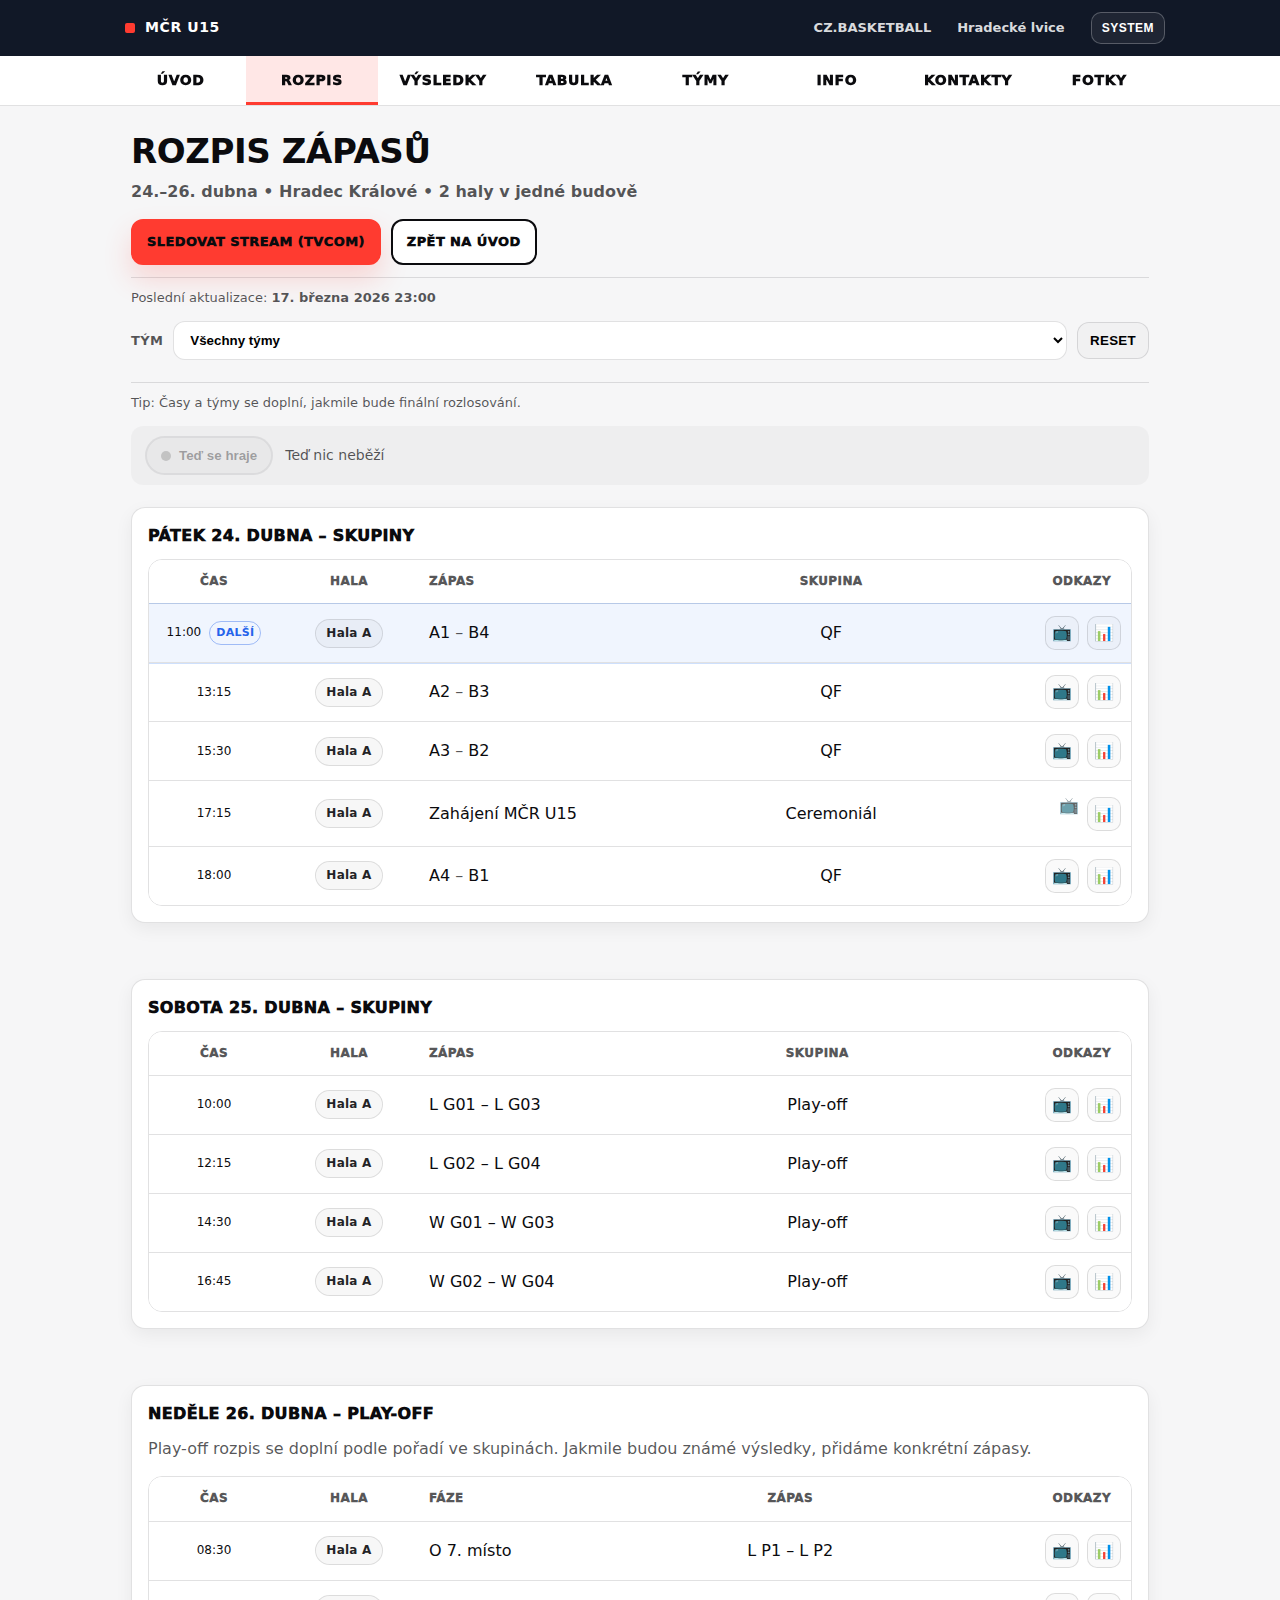
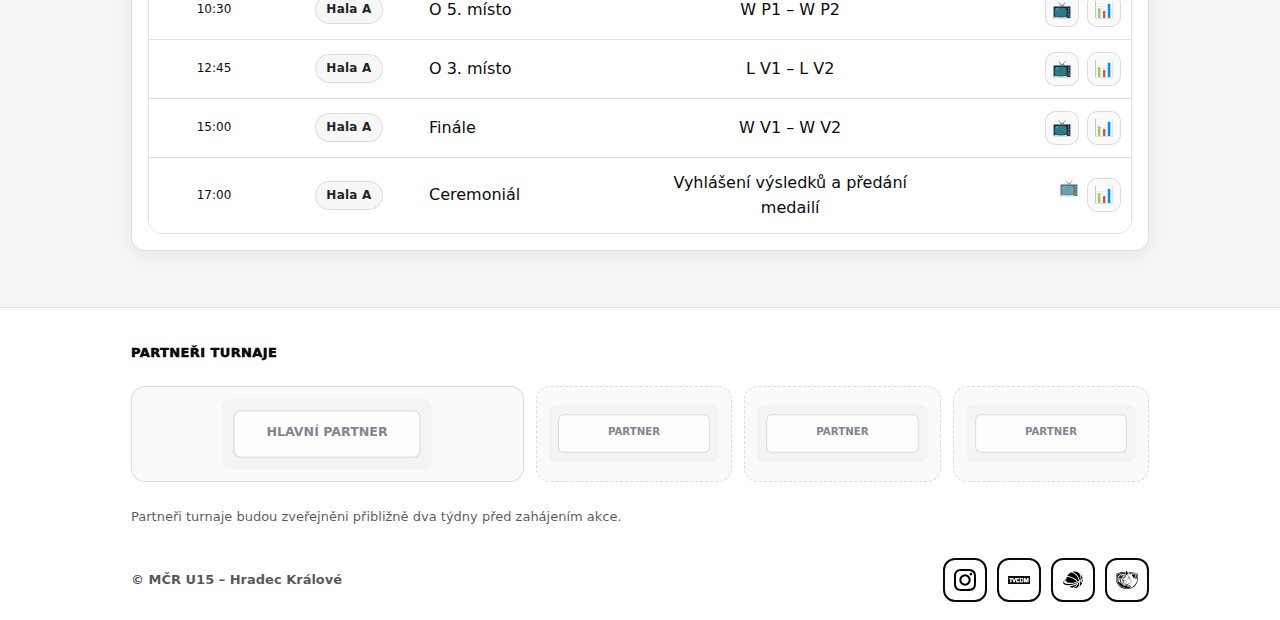
<file: pages/rozpis.html>
<!DOCTYPE html>
<html lang="cs">
<head>
  <meta charset="UTF-8">
  <meta name="viewport" content="width=device-width, initial-scale=1.0">
  <meta name="language" content="cs">
  <meta name="author" content="Pořadatel MČR U15">
  <meta name="robots" content="index, follow">

  <title>Rozpis | MČR U15 – dívky</title>
  <meta name="description" content="Rozpis zápasů MČR U15 dívek v basketbalu (24.–26. dubna, Hradec Králové).">

  <link rel="canonical" href="https://www.mcr-u15.cz/pages/rozpis.html">

  <!-- Open Graph -->
  <meta property="og:type" content="website">
  <meta property="og:locale" content="cs_CZ">
  <meta property="og:title" content="Rozpis | MČR U15 – dívky">
  <meta property="og:description" content="Rozpis zápasů MČR U15 dívek v basketbalu (24.–26. dubna, Hradec Králové).">
  <meta property="og:url" content="https://www.mcr-u15.cz/pages/rozpis.html">
  <meta property="og:site_name" content="MČR U15 – dívky">
  <meta property="og:image" content="https://www.mcr-u15.cz/og-image.jpg">

  <!-- Favicons -->
  <link rel="icon" href="../assets/img/favicon.ico">
  <link rel="icon" type="image/png" sizes="16x16" href="../assets/img/favicon-16x16.png">
  <link rel="icon" type="image/png" sizes="32x32" href="../assets/img/favicon-32x32.png">
  <link rel="apple-touch-icon" sizes="180x180" href="../assets/img/apple-touch-icon.png">
  <link rel="stylesheet" href="../assets/css/base.css">
  <link rel="stylesheet" href="../assets/css/screen.css" media="screen">
  <link rel="stylesheet" href="../assets/css/dark.css">
  <link rel="stylesheet" href="../assets/css/print.css" media="print">
</head>

<body>

  <!-- Top bar -->
  <div class="topbar">
    <div class="wrap topbar__inner">
      <div class="brand">
        <span class="brand__dot"></span>
        <a class="brand__name" href="../index.html">MČR U15</a>
      </div>

      <div class="topright">
        <div class="toplinks">
          <a href="https://www.cbf.cz/" target="_blank" rel="noopener">CZ.BASKETBALL</a>
          <a href="https://www.hradeckelvice.cz/" target="_blank" rel="noopener">Hradecké lvice</a>
        </div>

        <button class="themebtn" id="themeToggle" type="button" aria-label="Přepnout motiv">
          DARK
        </button>
        <button class="menubtn" id="menuToggle" type="button" aria-label="Otevřít menu">☰</button>
      </div>
    </div>
  </div>

  <!-- MOBILE MENU OVERLAY -->
  <div class="menu" id="mobileMenu" aria-hidden="true">
    <div class="menu__backdrop" data-close></div>

    <div class="menu__panel" role="dialog" aria-modal="true" aria-label="Menu">
      <div class="menu__head">
        <div class="menu__title">Menu</div>
        <button class="menu__close" type="button" data-close aria-label="Zavřít menu">✕</button>
      </div>

      <div class="menu__links">
        <a class="menu__link" href="../index.html">Úvod</a>
        <a class="menu__link is-active" href="rozpis.html">Rozpis</a>
        <a class="menu__link" href="vysledky.html">Výsledky</a>
        <a class="menu__link" href="tabulka.html">Tabulka</a>
        <a class="menu__link" href="tymy.html">Týmy</a>
        <a class="menu__link" href="info.html">Info</a>
        <a class="menu__link" href="kontakty.html">Kontakty</a>
        <a class="menu__link" href="fotky.html">Fotky</a>
      </div>
    </div>
  </div>

  <!-- NAV -->
  <nav class="nav">
    <div class="wrap nav__inner">
      <a class="nav__item" href="../index.html">Úvod</a>
      <a class="nav__item is-active" href="rozpis.html">Rozpis</a>
      <a class="nav__item" href="vysledky.html">Výsledky</a>
      <a class="nav__item" href="tabulka.html">Tabulka</a>
      <a class="nav__item" href="tymy.html">Týmy</a>
      <a class="nav__item" href="info.html">Info</a>
      <a class="nav__item" href="kontakty.html">Kontakty</a>
      <a class="nav__item" href="fotky.html">Fotky</a>
    </div>
  </nav>

  <div class="wrap" style="margin-top:10px;">
    <div id="data-status"
        style="display:none; padding:8px 10px; border-radius:10px; font-size:14px; opacity:.85;">
    </div>
  </div>

  <main class="wrap">

<section class="pagehead">
  <h1 class="h1">Rozpis zápasů</h1>
  <p class="lead">24.–26. dubna • Hradec Králové • 2 haly v jedné budově</p>

  <div class="cta">
    <a class="btn btn--primary" href="https://www.tvcom.cz/" target="_blank" rel="noopener">Sledovat stream (TVcom)</a>
    <a class="btn btn--ghost" href="../index.html">Zpět na úvod</a>
  </div>

  <p class="mini">Poslední aktualizace: <strong id="updated">—</strong></p>

  <div class="filters" id="scheduleFilters">
    <label class="filters__label" for="teamFilter">Tým</label>

    <select id="teamFilter" class="filters__select">
      <option value="">Všechny týmy</option>
    </select>

    <button type="button" id="teamFilterReset" class="filters__reset">Reset</button>

    <div class="filters__info" id="teamFilterInfo" aria-live="polite"></div>
  </div>

  <p class="mini">Tip: Časy a týmy se doplní, jakmile bude finální rozlosování.</p>

  <!-- Day switcher (mobil-only, pokud máš v CSS schování na desktopu) -->
  <div class="day-switch" role="tablist" aria-label="Přepínač dne rozpisu">
    <button type="button" class="day-switch__btn is-active" data-day-btn="patek" role="tab" aria-selected="true">
      Pátek
    </button>
    <button type="button" class="day-switch__btn" data-day-btn="sobota" role="tab" aria-selected="false">
      Sobota
    </button>
    <button type="button" class="day-switch__btn" data-day-btn="nedele" role="tab" aria-selected="false">
      Neděle
    </button>
  </div>
  <div class="livebar" id="liveBar">
    <button type="button" class="livebar__btn" id="btnLive" disabled>
      <span class="livebar__dot"></span>
      Teď se hraje
    </button>

    <span class="livebar__status" id="liveHint" aria-live="polite">
      Teď nic neběží
    </span>
  </div>

</section>

<!-- Pátek -->
<section class="card" data-day="patek" data-date="2026-04-24">
  <h2 class="h2" data-print-title="Pátek 24. dubna">Pátek 24. dubna – skupiny</h2>

  <div class="tablewrap">
    <table class="schedule" id="tbl-rozpis-patek">
      <colgroup>
        <col class="col-time" style="width: 130px;">
        <col class="col-hall" style="width: 140px;">
        <col class="col-match">
        <col class="col-group" style="width: 300px;">
        <col class="col-links" style="width: 90px;">
        <col class="col-score" style="width: 0px;">
      </colgroup>
      <thead>
        <tr>
          <th>Čas</th>
          <th>Hala</th>
          <th>Zápas</th>
          <th>Skupina</th>
          <th class="col-links">Odkazy</th>
          <th class="col-score">Skóre</th>
        </tr>
      </thead>
      <tbody></tbody>
    </table>
  </div>
</section>

<!-- Sobota -->
<section class="card" data-day="sobota"  data-date="2026-04-25">
  <h2 class="h2" data-print-title="Sobota 25. dubna">Sobota 25. dubna – skupiny</h2>

  <div class="tablewrap">
    <table class="schedule" id="tbl-rozpis-sobota">
      <colgroup>
        <col class="col-time" style="width: 130px;">
        <col class="col-hall" style="width: 140px;">
        <col class="col-match">
        <col class="col-group" style="width: 300px;">
        <col class="col-links" style="width: 90px;">
        <col class="col-score" style="width: 0px;">
      </colgroup>
      <thead>
        <tr>
          <th>Čas</th>
          <th>Hala</th>
          <th>Zápas</th>
          <th>Skupina</th>
          <th class="col-links">Odkazy</th>
          <th class="col-score">Skóre</th>
        </tr>
      </thead>
      <tbody></tbody>
    </table>
  </div>
</section>

<!-- Neděle -->
<section class="card" data-day="nedele" data-date="2026-04-26">
  <h2 class="h2" data-print-title="Neděle 26. dubna">Neděle 26. dubna – play-off</h2>

  <p class="muted">
    Play-off rozpis se doplní podle pořadí ve skupinách. Jakmile budou známé výsledky, přidáme konkrétní zápasy.
  </p>

  <div class="tablewrap" style="margin-top:12px;">
    <table class="schedule" id="tbl-rozpis-nedele">
      <colgroup>
        <col class="col-time" style="width: 130px;">
        <col class="col-hall" style="width: 140px;">
        <col class="col-match">
        <col class="col-group" style="width: 300px;">
        <col class="col-links" style="width: 90px;">
        <col class="col-score" style="width: 0px;">
      </colgroup>
      <thead>
        <tr>
          <th>Čas</th>
          <th>Hala</th>
          <th>Fáze</th>
          <th>Zápas</th>
          <th class="col-links">Odkazy</th>
          <th class="col-score">Skóre</th>
        </tr>
      </thead>
      <tbody></tbody>
    </table>
  </div>
</section>

  </main>

  <footer class="footer">
    <div class="wrap footer__wrap">

      <section class="partners">
        <h2 class="partners__title">Partneři turnaje</h2>

        <div class="partners__row">
          <a class="partner partner--main" href="#" aria-label="Hlavní partner">
            <img src="../assets/img/partners/partner-main.svg" alt="Hlavní partner" loading="lazy">
          </a>
          <a class="partner" href="#" aria-label="Partner">
            <img src="../assets/img/partners/partner-1.svg" alt="Partner" loading="lazy">
          </a>
          <a class="partner" href="#" aria-label="Partner">
            <img src="../assets/img/partners/partner-2.svg" alt="Partner" loading="lazy">
          </a>
          <a class="partner" href="#" aria-label="Partner">
            <img src="../assets/img/partners/partner-3.svg" alt="Partner" loading="lazy">
          </a>
        </div>

        <p class="partners__note">
          Partneři turnaje budou zveřejněni přibližně dva týdny před zahájením akce.
        </p>
      </section>

      <div class="footer__bar">
        <div class="footer__left">© MČR U15 – Hradec Králové</div>

        <nav class="socialbar" aria-label="Odkazy">
          <a class="socialbtn" href="https://www.instagram.com/mcru15.cz/" target="_blank" rel="noopener" aria-label="Instagram">
            <img src="../assets/img/social/instagram.svg" alt="">
          </a>
          <a class="socialbtn socialbtn--tvcom" href="https://www.tvcom.cz/" target="_blank" rel="noopener" aria-label="TVcom">
            <img src="../assets/img/social/tvcom.svg" alt="">
          </a>
          <a class="socialbtn" href="https://www.cbf.cz/" target="_blank" rel="noopener" aria-label="ČBF">
            <img src="../assets/img/social/cbf.svg" alt="">
          </a>
          <a class="socialbtn" href="https://www.hradeckelvice.cz/" target="_blank" rel="noopener" aria-label="Hradecké lvice">
            <img src="../assets/img/social/lvice.svg" alt="">
          </a>
        </nav>
      </div>

    </div>
  </footer>

  <script type="module" src="../assets/js/rozpis.js"></script>
  <script src="../assets/js/theme.js"></script>
  <script src="../assets/js/menu.js"></script>
</body>
</html>
</file>
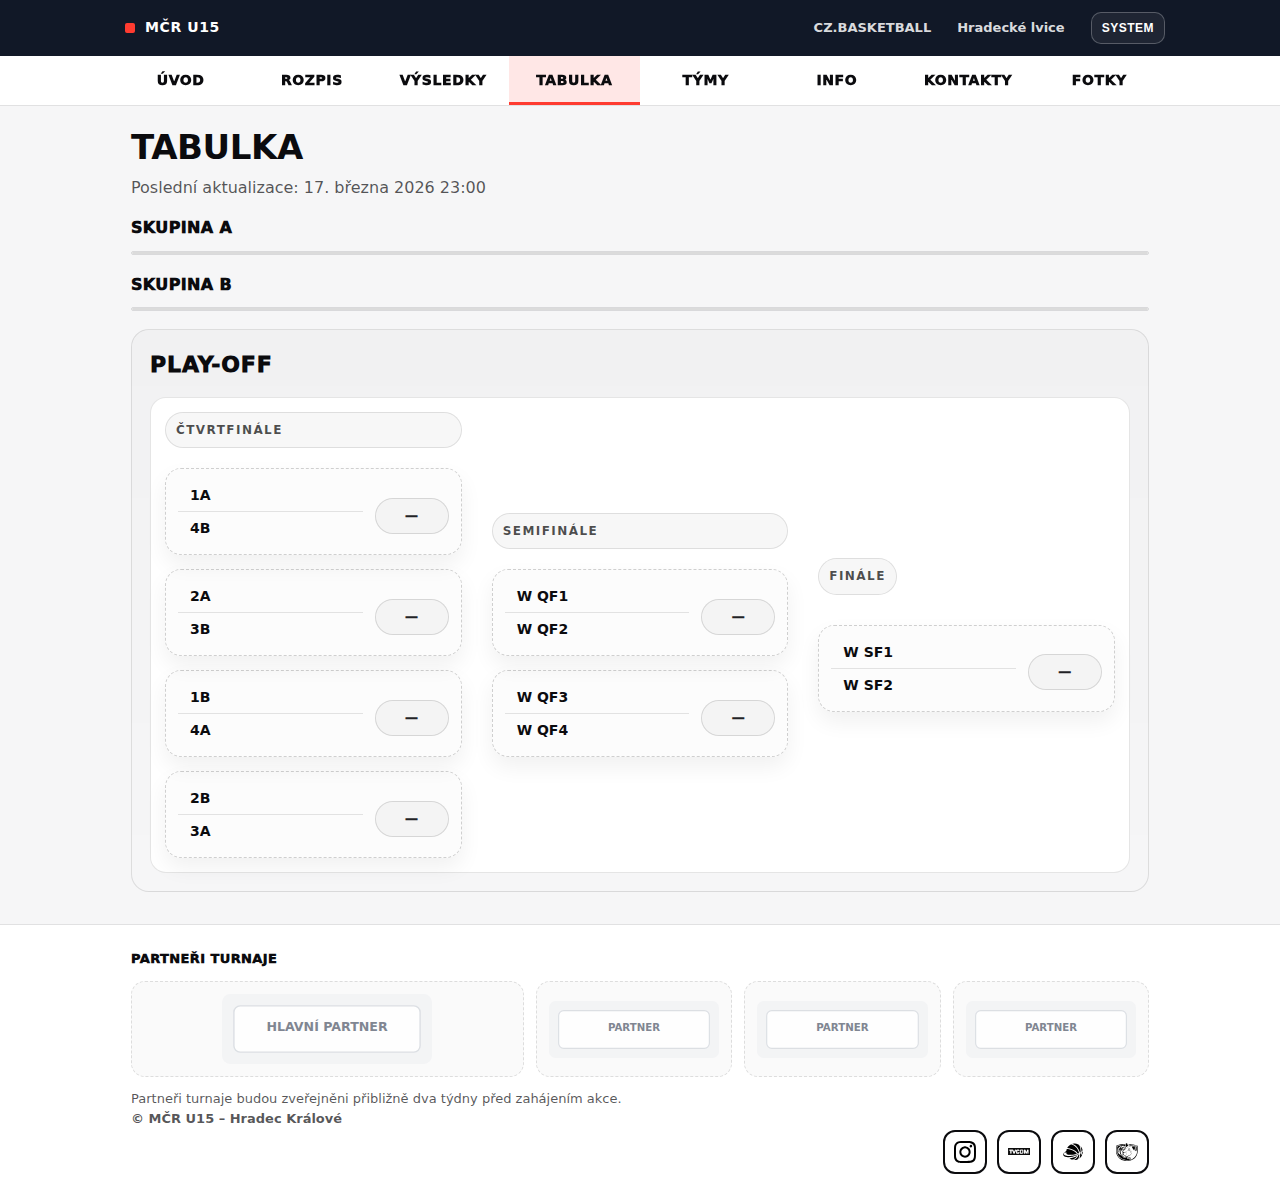
<file: pages/tabulka.html>
<!DOCTYPE html>
<html lang="cs">
<head>
  <meta charset="UTF-8">
  <meta name="viewport" content="width=device-width, initial-scale=1.0">
  <meta name="language" content="cs">
  <meta name="author" content="Pořadatel MČR U15">
  <meta name="robots" content="index, follow">

  <title>Tabulka | MČR U15 – dívky</title>
  <meta name="description" content="Tabulky skupin MČR U15 – dívky.">

  <link rel="canonical" href="https://www.mcr-u15.cz/pages/tabulka.html">

  <link rel="icon" href="../assets/img/favicon.ico">
  <link rel="icon" type="image/png" sizes="16x16" href="../assets/img/favicon-16x16.png">
  <link rel="icon" type="image/png" sizes="32x32" href="../assets/img/favicon-32x32.png">
  <link rel="apple-touch-icon" sizes="180x180" href="../assets/img/apple-touch-icon.png">

  <link rel="stylesheet" href="../assets/css/base.css">
  <link rel="stylesheet" href="../assets/css/screen.css" media="screen">
  <link rel="stylesheet" href="../assets/css/dark.css">
  <link rel="stylesheet" href="../assets/css/print.css" media="print">
</head>
<body>

<!-- Top bar -->
<div class="topbar">
  <div class="wrap topbar__inner">
    <div class="brand">
      <span class="brand__dot"></span>
      <a class="brand__name" href="../index.html">MČR U15</a>
    </div>

    <div class="topright">
      <div class="toplinks">
        <a href="https://www.cbf.cz/" target="_blank" rel="noopener">CZ.BASKETBALL</a>
        <a href="https://www.hradeckelvice.cz/" target="_blank" rel="noopener">Hradecké lvice</a>
      </div>

      <button class="themebtn" id="themeToggle" type="button" aria-label="Přepnout motiv">
        DARK
      </button>

      <button class="menubtn" id="menuToggle" type="button" aria-label="Otevřít menu">
        ☰
      </button>
    </div>
  </div>
</div>

  <!-- MOBILE MENU OVERLAY -->
  <div class="menu" id="mobileMenu" aria-hidden="true">
    <div class="menu__backdrop" data-close></div>

    <div class="menu__panel" role="dialog" aria-modal="true" aria-label="Menu">
      <div class="menu__head">
        <div class="menu__title">Menu</div>
        <button class="menu__close" type="button" data-close aria-label="Zavřít menu">✕</button>
      </div>

      <div class="menu__links">
        <a class="menu__link" href="../index.html">Úvod</a>
        <a class="menu__link" href="rozpis.html">Rozpis</a>
        <a class="menu__link" href="vysledky.html">Výsledky</a>
        <a class="menu__link is-active" href="tabulka.html">Tabulka</a>
        <a class="menu__link" href="tymy.html">Týmy</a>
        <a class="menu__link" href="info.html">Info</a>
        <a class="menu__link" href="kontakty.html">Kontakty</a>
        <a class="menu__link" href="fotky.html">Fotky</a>
      </div>
    </div>
  </div>

  <!-- NAV -->
  <nav class="nav">
    <div class="wrap nav__inner">
      <a class="nav__item" href="../index.html">Úvod</a>
      <a class="nav__item" href="rozpis.html">Rozpis</a>
      <a class="nav__item" href="vysledky.html">Výsledky</a>
      <a class="nav__item is-active" href="tabulka.html">Tabulka</a>
      <a class="nav__item" href="tymy.html">Týmy</a>
      <a class="nav__item" href="info.html">Info</a>
      <a class="nav__item" href="kontakty.html">Kontakty</a>
      <a class="nav__item" href="fotky.html">Fotky</a>
    </div>
  </nav>

<main>
<div class="wrap">
  <h1 class="h1">TABULKA</h1>
  <p class="muted">Poslední aktualizace: <span id="updated">—</span></p>

  <section id="groups-section">
    <h2 class="h2">SKUPINA A</h2>
    <div class="tablewrap">
      <table id="tbl-standings-a" class="schedule standings"></table>
    </div>

    <h2 class="h2" style="margin-top:18px;">SKUPINA B</h2>
    <div class="tablewrap">
      <table id="tbl-standings-b" class="schedule standings"></table>
    </div>
  </section>

  <section id="playoff-section" style="margin-top:18px;"></section>
</div>
</main>

<footer class="footer">
  <div class="wrap">
    <!-- footer nechávám stejný styl jako na indexu, jen cesty ../ -->
    <div class="partners">
      <div class="partners__title">Partneři turnaje</div>

      <div class="partners__row">
        <a class="partner" href="#" aria-label="Hlavní partner">
          <img src="../assets/img/partners/partner-main.svg" alt="Hlavní partner" loading="lazy">
        </a>

        <a class="partner" href="#" aria-label="Partner">
          <img src="../assets/img/partners/partner-1.svg" alt="Partner" loading="lazy">
        </a>

        <a class="partner" href="#" aria-label="Partner">
          <img src="../assets/img/partners/partner-2.svg" alt="Partner" loading="lazy">
        </a>

        <a class="partner" href="#" aria-label="Partner">
          <img src="../assets/img/partners/partner-3.svg" alt="Partner" loading="lazy">
        </a>
      </div>

      <div class="partners__note">
        Partneři turnaje budou zveřejněni přibližně dva týdny před zahájením akce.
      </div>
    </div>

    <div class="footer__inner">
      <div class="footer__left">© MČR U15 – Hradec Králové</div>

      <div class="socialbar" aria-label="Odkazy">
        <a class="socialbtn" href="https://www.instagram.com/mcru15.cz/" target="_blank" rel="noopener" aria-label="Instagram">
          <img src="../assets/img/social/instagram.svg" onerror="this.style.display='none'" alt="Instagram">
        </a>
        <a class="socialbtn socialbtn--tvcom" href="https://www.tvcom.cz/" target="_blank" rel="noopener" aria-label="TVcom">
          <img src="../assets/img/social/tvcom.svg" alt="TVcom">
        </a>
        <a class="socialbtn" href="https://www.cbf.cz/" target="_blank" rel="noopener" aria-label="ČBF">
          <img src="../assets/img/social/cbf.svg" onerror="this.style.display='none'" alt="ČBF">
        </a>
        <a class="socialbtn" href="https://www.hradeckelvice.cz/" target="_blank" rel="noopener" aria-label="Hradecké lvice">
          <img src="../assets/img/social/lvice.svg" onerror="this.style.display='none'" alt="Hradecké lvice">
        </a>
      </div>
    </div>
  </div>
</footer>

<script type="module" src="../assets/js/tabulka.js"></script>
<script type="module" src="../assets/js/playoff.js"></script>
<script src="../assets/js/theme.js"></script>
<script src="../assets/js/menu.js"></script>

</body>
</html>
</file>
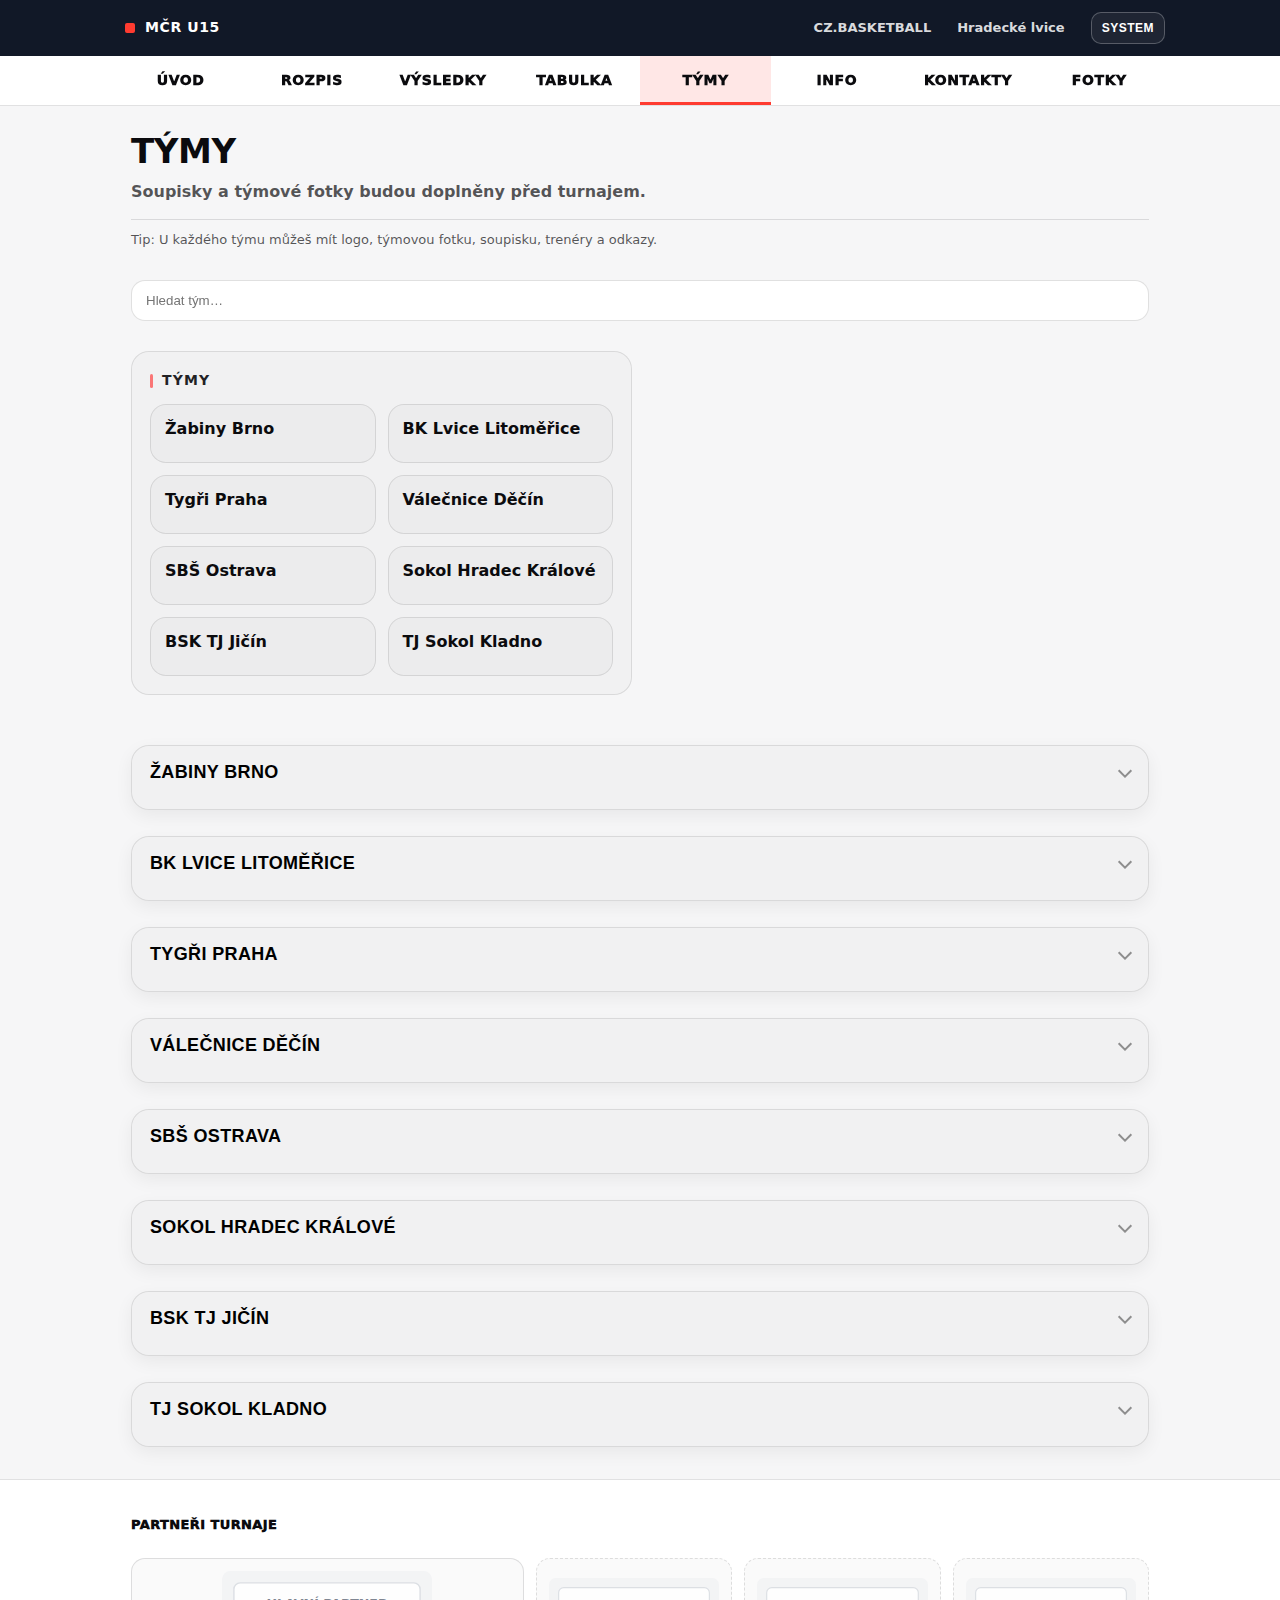
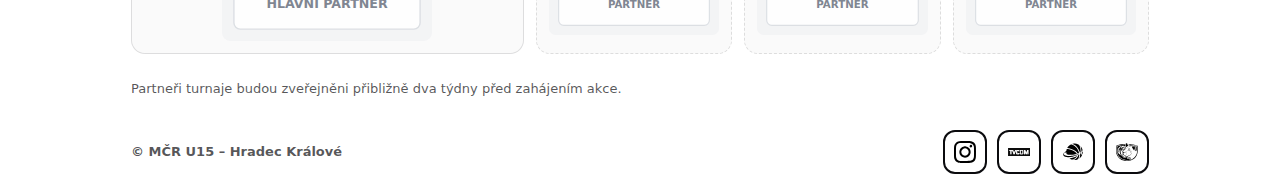
<file: pages/tymy.html>
<!DOCTYPE html>
<html lang="cs">
<head>
  <meta charset="UTF-8">
  <meta name="viewport" content="width=device-width, initial-scale=1.0">
  <title>Týmy | MČR U15 – dívky</title>
  <meta name="description" content="Týmy a soupisky MČR U15 dívek v basketbalu.">
  <link rel="icon" href="../assets/img/favicon.ico">
  <link rel="icon" type="image/png" sizes="16x16" href="../assets/img/favicon-16x16.png">
  <link rel="icon" type="image/png" sizes="32x32" href="../assets/img/favicon-32x32.png">
  <link rel="apple-touch-icon" sizes="180x180" href="../assets/img/apple-touch-icon.png">
    <link rel="stylesheet" href="../assets/css/base.css">
    <link rel="stylesheet" href="../assets/css/screen.css" media="screen">
    <link rel="stylesheet" href="../assets/css/dark.css">
    <link rel="stylesheet" href="../assets/css/print.css" media="print">
</head>

<body>
  <!-- TOPBAR -->
  <div class="topbar">
    <div class="wrap topbar__inner">
      <div class="brand">
        <span class="brand__dot"></span>
        <a class="brand__name" href="../index.html">MČR U15</a>
      </div>

      <div class="topright">
        <div class="toplinks">
          <a href="https://www.cbf.cz/" target="_blank" rel="noopener">CZ.BASKETBALL</a>
          <a href="https://www.hradeckelvice.cz/" target="_blank" rel="noopener">Hradecké lvice</a>
        </div>

        <button class="themebtn" id="themeToggle" type="button" aria-label="Přepnout motiv">DARK</button>

        <!-- pokud už máš menubtn, nech; jinak můžeš smazat -->
        <button class="menubtn" id="menuToggle" type="button" aria-label="Otevřít menu">☰</button>
      </div>
    </div>
  </div>

  <!-- MOBILE MENU OVERLAY -->
  <div class="menu" id="mobileMenu" aria-hidden="true">
    <div class="menu__backdrop" data-close></div>

    <div class="menu__panel" role="dialog" aria-modal="true" aria-label="Menu">
      <div class="menu__head">
        <div class="menu__title">Menu</div>
        <button class="menu__close" type="button" data-close aria-label="Zavřít menu">✕</button>
      </div>

      <div class="menu__links">
        <a class="menu__link" href="../index.html">Úvod</a>
        <a class="menu__link" href="rozpis.html">Rozpis</a>
        <a class="menu__link" href="vysledky.html">Výsledky</a>
        <a class="menu__link" href="tabulka.html">Tabulka</a>
        <a class="menu__link is-active" href="tymy.html">Týmy</a>
        <a class="menu__link" href="info.html">Info</a>
        <a class="menu__link" href="kontakty.html">Kontakty</a>
        <a class="menu__link" href="fotky.html">Fotky</a>
      </div>
    </div>
  </div>

  <!-- NAV -->
  <nav class="nav">
    <div class="wrap nav__inner">
      <a class="nav__item" href="../index.html">Úvod</a>
      <a class="nav__item" href="rozpis.html">Rozpis</a>
      <a class="nav__item" href="vysledky.html">Výsledky</a>
      <a class="nav__item" href="tabulka.html">Tabulka</a>
      <a class="nav__item is-active" href="tymy.html">Týmy</a>
      <a class="nav__item" href="info.html">Info</a>
      <a class="nav__item" href="kontakty.html">Kontakty</a>
      <a class="nav__item" href="fotky.html">Fotky</a>
    </div>
  </nav>
  
  <main class="wrap">

    <section class="pagehead">
      <h1 class="h1">Týmy</h1>
      <p class="lead">Soupisky a týmové fotky budou doplněny před turnajem.</p>
      <p class="mini">Tip: U každého týmu můžeš mít logo, týmovou fotku, soupisku, trenéry a odkazy.</p>
    </section>

    <!-- Rychlé členění -->
    <section class="grid" id="teams-quick">
    </section>

    <!-- DETAILY TÝMŮ (šablona) -->
    <section class="stack" id="teams-root">
    </section>

  </main>

<footer class="footer">
  <div class="wrap footer__wrap">

    <!-- PARTNEŘI -->
    <section class="partners">
      <h2 class="partners__title">Partneři turnaje</h2>

      <div class="partners__row">
        <a class="partner partner--main" href="#" aria-label="Hlavní partner">
          <img src="../assets/img/partners/partner-main.svg" alt="Hlavní partner" loading="lazy">
        </a>

        <a class="partner" href="#" aria-label="Partner">
          <img src="../assets/img/partners/partner-1.svg" alt="Partner" loading="lazy">
        </a>

        <a class="partner" href="#" aria-label="Partner">
          <img src="../assets/img/partners/partner-2.svg" alt="Partner" loading="lazy">
        </a>

        <a class="partner" href="#" aria-label="Partner">
          <img src="../assets/img/partners/partner-3.svg" alt="Partner" loading="lazy">
        </a>
      </div>

      <p class="partners__note">
        Partneři turnaje budou zveřejněni přibližně dva týdny před zahájením akce.
      </p>
    </section>

    <!-- SPODNÍ ŘÁDEK FOOTERU -->
    <div class="footer__bar">
      <div class="footer__left">
        © MČR U15 – Hradec Králové
      </div>

      <nav class="socialbar" aria-label="Odkazy">
        <a class="socialbtn" href="https://www.instagram.com/mcru15.cz/" target="_blank" rel="noopener" aria-label="Instagram">
          <img src="../assets/img/social/instagram.svg" alt="">
        </a>

        <a class="socialbtn socialbtn--tvcom" href="https://www.tvcom.cz/" target="_blank" rel="noopener" aria-label="TVcom">
          <img src="../assets/img/social/tvcom.svg" alt="">
        </a>

        <a class="socialbtn" href="https://www.cbf.cz/" target="_blank" rel="noopener" aria-label="ČBF">
          <img src="../assets/img/social/cbf.svg" alt="">
        </a>

        <a class="socialbtn" href="https://www.hradeckelvice.cz/" target="_blank" rel="noopener" aria-label="Hradecké lvice">
          <img src="../assets/img/social/lvice.svg" alt="">
        </a>
      </nav>
    </div>

  </div>
</footer>

  <script type="module" src="../assets/js/tymy.js"></script>
  <script src="../assets/js/theme.js"></script>
  <script src="../assets/js/menu.js"></script>

</body>
</html>
</file>
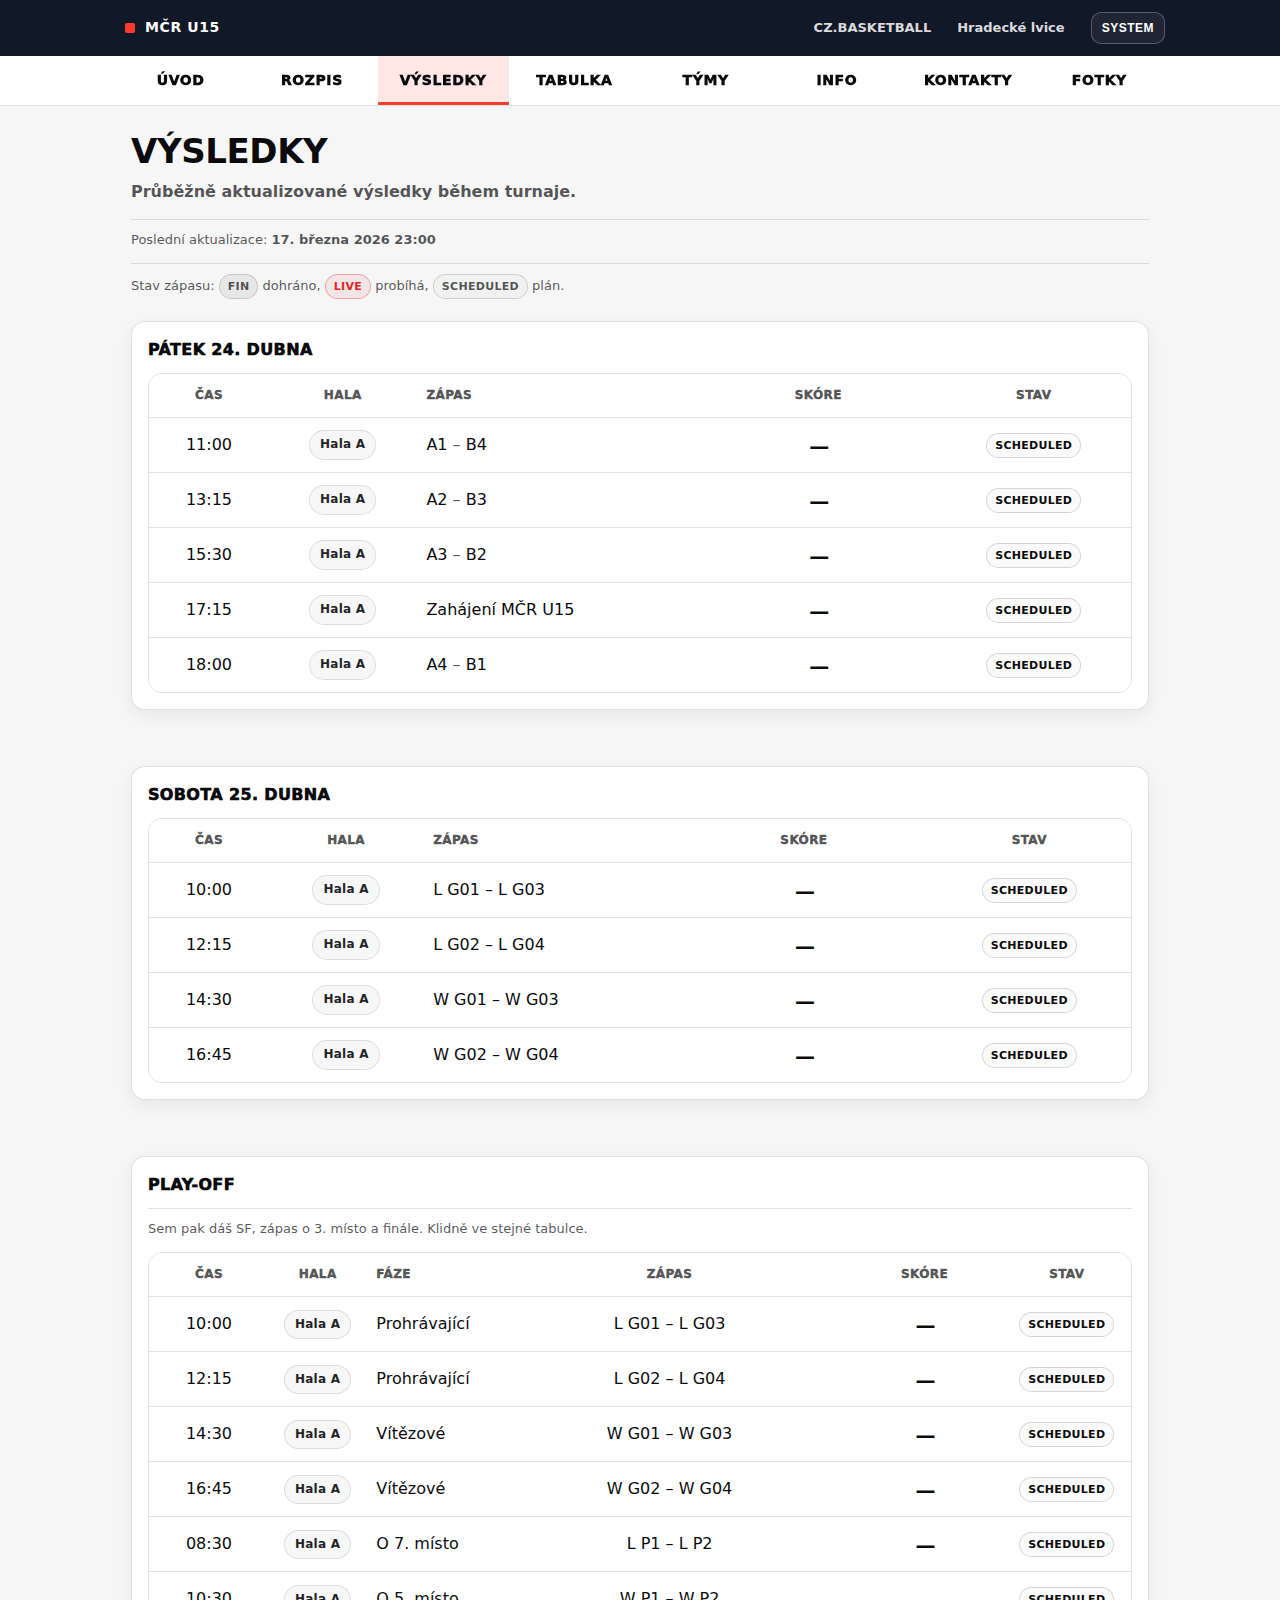
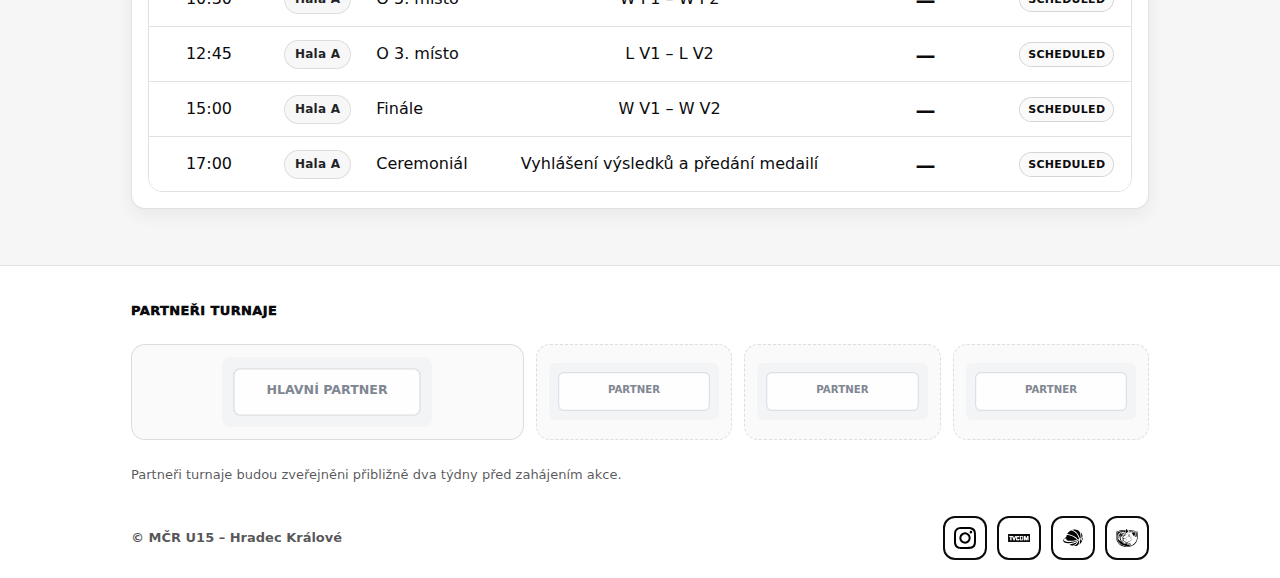
<file: pages/vysledky.html>
<!DOCTYPE html>
<html lang="cs">
<head>
  <meta charset="UTF-8">
  <meta name="viewport" content="width=device-width, initial-scale=1.0">
  <title>Výsledky | MČR U15 – dívky</title>
  <meta name="description" content="Výsledky a průběh MČR U15 dívek v basketbalu.">
  <link rel="icon" href="../assets/img/favicon.ico">
  <link rel="icon" type="image/png" sizes="16x16" href="../assets/img/favicon-16x16.png">
  <link rel="icon" type="image/png" sizes="32x32" href="../assets/img/favicon-32x32.png">
  <link rel="apple-touch-icon" sizes="180x180" href="../assets/img/apple-touch-icon.png">
  <link rel="stylesheet" href="../assets/css/base.css">
  <link rel="stylesheet" href="../assets/css/screen.css" media="screen">
  <link rel="stylesheet" href="../assets/css/dark.css">
  <link rel="stylesheet" href="../assets/css/print.css" media="print">
</head>

<body>
  <!-- TOPBAR -->
  <div class="topbar">
    <div class="wrap topbar__inner">
      <div class="brand">
        <span class="brand__dot"></span>
        <a class="brand__name" href="../index.html">MČR U15</a>
      </div>

      <div class="topright">
        <div class="toplinks">
          <a href="https://www.cbf.cz/" target="_blank" rel="noopener">CZ.BASKETBALL</a>
          <a href="https://www.hradeckelvice.cz/" target="_blank" rel="noopener">Hradecké lvice</a>
        </div>

        <button class="themebtn" id="themeToggle" type="button" aria-label="Přepnout motiv">DARK</button>
        <button class="menubtn" id="menuToggle" type="button" aria-label="Otevřít menu">☰</button>
      </div>
    </div>
  </div>

  <!-- MOBILE MENU OVERLAY -->
  <div class="menu" id="mobileMenu" aria-hidden="true">
    <div class="menu__backdrop" data-close></div>

    <div class="menu__panel" role="dialog" aria-modal="true" aria-label="Menu">
      <div class="menu__head">
        <div class="menu__title">Menu</div>
        <button class="menu__close" type="button" data-close aria-label="Zavřít menu">✕</button>
      </div>

      <div class="menu__links">
        <a class="menu__link" href="../index.html">Úvod</a>
        <a class="menu__link" href="rozpis.html">Rozpis</a>
        <a class="menu__link is-active" href="vysledky.html">Výsledky</a>
        <a class="menu__link" href="tabulka.html">Tabulka</a>
        <a class="menu__link" href="tymy.html">Týmy</a>
        <a class="menu__link" href="info.html">Info</a>
        <a class="menu__link" href="kontakty.html">Kontakty</a>
        <a class="menu__link" href="fotky.html">Fotky</a>
      </div>
    </div>
  </div>

  <!-- NAV -->
  <nav class="nav">
    <div class="wrap nav__inner">
      <a class="nav__item" href="../index.html">Úvod</a>
      <a class="nav__item" href="rozpis.html">Rozpis</a>
      <a class="nav__item is-active" href="vysledky.html">Výsledky</a>
      <a class="nav__item" href="tabulka.html">Tabulka</a>
      <a class="nav__item" href="tymy.html">Týmy</a>
      <a class="nav__item" href="info.html">Info</a>
      <a class="nav__item" href="kontakty.html">Kontakty</a>
      <a class="nav__item" href="fotky.html">Fotky</a>
    </div>
  </nav>

  <main class="wrap">
    <section class="pagehead">
      <h1 class="h1">Výsledky</h1>
      <p class="lead">Průběžně aktualizované výsledky během turnaje.</p>
      <p class="mini">Poslední aktualizace: <strong id="updated">—</strong></p>
      <p class="mini">Stav zápasu: <span class="badge badge--fin">FIN</span> dohráno, <span class="badge badge--live">LIVE</span> probíhá, <span class="badge">SCHEDULED</span> plán.</p>
    </section>

    <!-- Pátek -->
    <section class="card">
      <h2 class="h2">Pátek 24. dubna</h2>

      <div class="tablewrap">
        <table class="schedule results" id="tbl-patek">
          <thead>
            <tr>
              <th>Čas</th>
              <th>Hala</th>
              <th>Zápas</th>
              <th>Skóre</th>
              <th>Stav</th>
            </tr>
          </thead>
          <tbody></tbody>
        </table>
      </div>
    </section>

<!-- Sobota -->
<section class="card">
  <h2 class="h2">Sobota 25. dubna</h2>

  <div class="tablewrap">
    <table class="schedule results" id="tbl-sobota">
      <thead>
        <tr>
          <th>Čas</th>
          <th>Hala</th>
          <th>Zápas</th>
          <th>Skóre</th>
          <th>Stav</th>
        </tr>
      </thead>
      <tbody></tbody>
    </table>
  </div>
</section>


    <!-- Neděle -->
    <section class="card">
      <h2 class="h2">Play-off</h2>
      <p class="mini">Sem pak dáš SF, zápas o 3. místo a finále. Klidně ve stejné tabulce.</p>

      <div class="tablewrap" style="margin-top:12px;">
        <table class="schedule results" id="tbl-playoff">
          <thead>
            <tr>
              <th>Čas</th>
              <th>Hala</th>
              <th>Fáze</th>
              <th>Zápas</th>
              <th>Skóre</th>
              <th>Stav</th>
            </tr>
          </thead>
          <tbody></tbody>
        </table>
      </div>
    </section>

  </main>

<footer class="footer">
  <div class="wrap footer__wrap">

    <!-- PARTNEŘI -->
    <section class="partners">
      <h2 class="partners__title">Partneři turnaje</h2>

      <div class="partners__row">
        <a class="partner partner--main" href="#" aria-label="Hlavní partner">
          <img src="../assets/img/partners/partner-main.svg" alt="Hlavní partner" loading="lazy">
        </a>

        <a class="partner" href="#" aria-label="Partner">
          <img src="../assets/img/partners/partner-1.svg" alt="Partner" loading="lazy">
        </a>

        <a class="partner" href="#" aria-label="Partner">
          <img src="../assets/img/partners/partner-2.svg" alt="Partner" loading="lazy">
        </a>

        <a class="partner" href="#" aria-label="Partner">
          <img src="../assets/img/partners/partner-3.svg" alt="Partner" loading="lazy">
        </a>
      </div>

      <p class="partners__note">
        Partneři turnaje budou zveřejněni přibližně dva týdny před zahájením akce.
      </p>
    </section>

    <!-- SPODNÍ ŘÁDEK FOOTERU -->
    <div class="footer__bar">
      <div class="footer__left">
        © MČR U15 – Hradec Králové
      </div>

      <nav class="socialbar" aria-label="Odkazy">
        <a class="socialbtn" href="https://www.instagram.com/mcru15.cz/" target="_blank" rel="noopener" aria-label="Instagram">
          <img src="../assets/img/social/instagram.svg" alt="">
        </a>

        <a class="socialbtn socialbtn--tvcom" href="https://www.tvcom.cz/" target="_blank" rel="noopener" aria-label="TVcom">
          <img src="../assets/img/social/tvcom.svg" alt="">
        </a>

        <a class="socialbtn" href="https://www.cbf.cz/" target="_blank" rel="noopener" aria-label="ČBF">
          <img src="../assets/img/social/cbf.svg" alt="">
        </a>

        <a class="socialbtn" href="https://www.hradeckelvice.cz/" target="_blank" rel="noopener" aria-label="Hradecké lvice">
          <img src="../assets/img/social/lvice.svg" alt="">
        </a>
      </nav>
    </div>
  </div>
</footer>

<script type="module" src="../assets/js/vysledky.js"></script>
<script src="../assets/js/theme.js"></script>
<script src="../assets/js/menu.js"></script>

</body>
</html>
</file>
<file: assets/css/base.css>
/* =========================
   MČR U15 – style.css (clean)
   ========================= */

/* ----- Tokens ----- */
:root{
  --bg: #f6f6f7;
  --ink: #0b0b0e;
  --muted: rgba(11,11,14,.70);
  --line: rgba(11,11,14,.12);
  --card: #ffffff;

  --accent: #ff3b30;      /* červená */
  --accentB: #ffb000;     /* highlight */
  --accent2: #111827;     /* topbar */
  --blue: #2b7fff;        /* hover/link */

  /* --- Radius system --- */
  --r-xs: 10px;   /* malé prvky (tagy, malé buttony) */
  --r-sm: 12px;   /* tlačítka / menší karty */
  --r-md: 14px;   /* karty standard */
  --r-lg: 18px;   /* velké bloky (hero) */
  --r-pill: 999px;

  /* --- Shadow system (light) --- */
  --sh-sm: 0 6px 18px rgba(0,0,0,.06);
  --sh-md: 0 12px 30px rgba(0,0,0,.10);

}

*{ box-sizing:border-box; }
html,body{ margin:0; padding:0; }

body{
  font-family: system-ui, -apple-system, Segoe UI, Roboto, Arial, sans-serif;
  background: var(--bg);
  color: var(--ink);
  line-height: 1.55;
}

/* ----- Layout ----- */
.wrap{
  max-width: 1050px;
  margin: 0 auto;
  padding: 0 16px;
  position: relative;
}

.pagehead{ margin: 18px 0 20px; }
.pagehead .lead{ max-width: 700px; }

/* ----- Typography ----- */
.h1{
  margin: 0 0 8px;
  font-size: 34px;
  line-height: 1.05;
  letter-spacing: -0.4px;
  text-transform: uppercase;
}
.h2{
  margin: 0 0 10px;
  text-transform: uppercase;
  letter-spacing: .35px;
  font-size: 16px;
  font-weight: 950;
}

.lead{
  margin: 0 0 14px;
  color: var(--muted);
  font-weight: 700;
}

.muted{ color: var(--muted); margin: 0; margin-bottom: 15px; }
.mini{
  margin-top: 10px;
  font-size: 13px;
  color: var(--muted);
  border-top: 1px solid var(--line);
  padding-top: 10px;
}

/* ----- Topbar ----- */
.topbar{ background: var(--accent2); color:#fff; }
.topbar__inner{
  display:flex;
  align-items:center;
  justify-content:space-between;
  gap:12px;
  padding: 10px 0;
}

.brand{
  display:flex;
  align-items:center;
  gap:10px;
}
.brand__dot{
  width:10px; height:10px;
  background: var(--accent);
  border-radius: 2px;
  display:inline-block;
}
.brand__name{
  color:#fff;
  text-decoration:none;
  font-weight: 900;
  letter-spacing: .6px;
  text-transform: uppercase;
  font-size: 14px;
}

.topright{
  display:flex;
  align-items:center;
  gap:26px;
}
.toplinks{ display:flex; gap:26px; flex-wrap:wrap; }
.toplinks a{
  color: rgba(255,255,255,.85);
  text-decoration:none;
  font-weight: 800;
  font-size: 13px;
}
.toplinks a:hover{ color:#fff; }

.themebtn{
  border: 1px solid rgba(255,255,255,.25);
  background: rgba(255,255,255,.06);
  color:#fff;
  font-weight: 900;
  letter-spacing:.5px;
  text-transform: uppercase;
  font-size: 12px;
  padding: 8px 10px;
  border-radius: 10px;
  cursor:pointer;
  transition: transform .12s ease, background .12s ease;
}
.themebtn:hover{
  background: rgba(255,255,255,.12);
  transform: translateY(-1px);
}

/* ----- Nav ----- */
.nav{
  position: sticky;
  top: 0;
  z-index: 20;
  background: #fff;
  border-bottom: 1px solid var(--line);
  margin-bottom: 24px;
}
.nav__inner{
  display:flex;
  justify-content: space-between;
  gap: 0;
  padding: 0;
}
.nav__item{
  flex: 1;
  text-align:center;
  text-decoration:none;
  color: var(--ink);
  font-weight: 950;
  text-transform: uppercase;
  letter-spacing: .6px;
  font-size: 14px;
  padding: 14px 8px;
  border-radius: 0;
  border: none;
  transition: background .12s ease, transform .12s ease;
}
.nav__item:hover{ background: rgba(0,0,0,.04); }
.nav__item.is-active{
  background: rgba(255,59,48,.12);
  box-shadow: inset 0 -3px 0 var(--accent);
}

/* ----- Hero / homepage ----- */
.hero{
  overflow: hidden;
  display:grid;
  grid-template-columns: 1.35fr .65fr;
  gap: 14px;
  padding: 18px 0 14px;
  margin-top: 12px;
}
.hero__note{
  border-left: 4px solid var(--accent);
  padding: 10px 12px;
  background: #fff;
  border-radius: 12px;
  border: 1px solid var(--line);
  color: var(--muted);
}

/* ----- Buttons ----- */
.cta{
  display:flex;
  gap:10px;
  flex-wrap:wrap;
  margin-bottom: 12px;
}
.btn{
  display:inline-flex;
  align-items:center;
  justify-content:center;
  padding: 11px 14px;
  border-radius: var(--r-sm);
  border: 2px solid var(--ink);
  font-weight: 950;
  text-transform: uppercase;
  letter-spacing: .4px;
  font-size: 13px;
  text-decoration:none;
  transition: transform .12s ease, box-shadow .12s ease, background .12s ease, border-color .12s ease;
}
.btn--primary{
  background: var(--accent);
  border-color: var(--accent);
  color: #0b0b0e;
  box-shadow: 0 14px 28px rgba(255,59,48,.18);
}
.btn--primary:hover{
  transform: translateY(-1px);
  box-shadow: 0 18px 34px rgba(255,59,48,.24);
}
.btn--ghost{
  background: #fff;
  color: var(--ink);
}
.btn--ghost:hover{
  background: rgba(43,127,255,.08);
  border-color: rgba(43,127,255,.35);
  transform: translateY(-1px);
}

/* ----- Panels / cards ----- */
.panel{
  background: var(--card);
  border: 1px solid var(--line);
  border-radius: var(--r-md);
  padding: 14px;
}
.panel__title{
  font-weight: 950;
  text-transform: uppercase;
  letter-spacing: .5px;
  font-size: 13px;
  margin-bottom: 10px;
}
.kv{ display:grid; gap:10px; }
.kv__row{
  display:flex;
  justify-content:space-between;
  gap:10px;
  padding: 10px 10px;
  border-radius: 12px;
  border: 1px solid var(--line);
  background: rgba(0,0,0,.02);
}
.kv__row span{ color: var(--muted); font-weight:700; }
.kv__row strong{ font-weight:950; }

.grid{
  display:grid;
  grid-template-columns: 1fr 1fr;
  gap: 14px;
  padding: 8px 0 18px;
  margin-bottom: 20px;
}
.card{
  overflow:hidden;
  background: var(--card);
  border: 1px solid var(--line);
  border-radius: var(--r-md);
  padding: 16px;
  box-shadow: var(--sh-sm);
}
.card--accent{
  border-color: rgba(255,59,48,.28);
  box-shadow: 0 12px 30px rgba(255,59,48,.08);
}

.list{ margin:0; padding-left: 18px; }
.list li{ margin: 7px 0; }

/* =========================
   INFO page – polish (cards)
   ========================= */

/* Info cards: cleaner spacing + subtle accent bar */
.page-info #info-cards .card{
  position: relative;
  padding: 18px;
  border-radius: var(--r-lg);
  box-shadow: var(--sh-md);
}

.page-info #info-cards .card::before{
  content:"";
  position:absolute;
  left: 0;
  right: 0;
  top: 0;
  height: 4px;
  background: rgba(255,59,48,.55);
}

@media (hover: hover){
  .page-info #info-cards .card{
    transition: transform .12s ease, box-shadow .12s ease, border-color .12s ease;
  }
  .page-info #info-cards .card:hover{
    transform: translateY(-2px);
    border-color: rgba(11,11,14,.16);
    box-shadow: 0 18px 44px rgba(0,0,0,.12);
  }
}

/* Consistent card titles + optional badge */
.page-info #info-cards .card h2,
.page-info #info-cards .card h3{
  display:flex;
  align-items: center;
  gap: 10px;
  margin: 0 0 12px;
  font-size: 26px;
  letter-spacing: -0.2px;
}

.page-info #info-cards .card h2 .badge,
.page-info #info-cards .card h3 .badge{
  padding: 4px 10px;
  font-size: 11px;
  letter-spacing: .3px;
  background: rgba(43,127,255,.10);
  border-color: rgba(43,127,255,.28);
}

/* Replace default bullets with tighter, clearer list */
.page-info #info-cards ul{
  margin: 0;
  padding: 0;
  list-style: none;
}

.page-info #info-cards li{
  display:flex;
  gap: 10px;
  align-items: flex-start;
  padding: 7px 0;
}

.page-info #info-cards li::before{
  flex: 0 0 auto;
  margin-top: 1px;
  color: var(--muted);
  font-weight: 950;
  line-height: 1;
}

/* Links inside info cards: make them feel like actions */
.page-info #info-cards a{
  font-weight: 900;
  text-decoration-thickness: 2px;
  text-underline-offset: 3px;
}

/* ----- Tables wrapper ----- */
.tablewrap{
  width: 100%;
  overflow-x: auto;
  -webkit-overflow-scrolling: touch;
  border-radius: 14px;
  border: 1px solid var(--line);
}

/* ----- Schedule tables (rozpis + results) ----- */
.schedule{
  width: 100%;
  border-collapse: collapse;
  background: var(--card);
  table-layout: auto; /* KEY: aligned columns */
}

.schedule th,
.schedule td{
  padding: 12px 10px;
  border-bottom: 1px solid var(--line);
  text-align: left;
  white-space: nowrap;
  overflow: hidden;
  text-overflow: ellipsis;
  line-height: 1.6;
  vertical-align: middle;
}

.schedule th{
  font-size: 12px;
  letter-spacing: .4px;
  text-transform: uppercase;
  font-weight: 950;
  color: var(--muted);
  background: rgba(0,0,0,.02);
}

.schedule tr:last-child td{ border-bottom: none; }

/* Allow wrapping for "Zápas" column (default 3rd col) */
.schedule td:nth-child(3){ white-space: normal; }

/* Results helper */
.results .score{ font-weight: 400; }

/* Pills (Hala) */
.pill{
  display:inline-flex;
  align-items:center;
  gap: 8px;
  padding: 6px 10px;
  border-radius: 999px;
  font-weight: 950;
  letter-spacing: .2px;
  font-size: 12px;
  border: 1px solid var(--line);
  background: rgba(0,0,0,.02);
}
.pill--h1{
  border-color: rgba(255,59,48,.35);
  background: rgba(255,59,48,.10);
}
.pill--h2{
  border-color: rgba(43,127,255,.35);
  background: rgba(43,127,255,.10);
}

/* Badges (FIN/LIVE/SCHEDULED) */
.badge{
  display:inline-flex;
  align-items:center;
  justify-content:center;
  padding: 6px 10px;
  border-radius: 999px;
  border: 1px solid var(--line);
  background: rgba(0,0,0,.02);
  font-weight: 950;
  font-size: 12px;
  letter-spacing: .3px;
}
.badge--fin{
  border-color: rgba(0,0,0,.18);
  background: rgba(0,0,0,.06);
}
.badge--live{
  border-color: rgba(255,59,48,.35);
  background: rgba(255,59,48,.12);
}

/* Special wrapping for play-off tables where "Zápas" is 4th column */
#tbl-playoff td:nth-child(4),
#tbl-rozpis-nedele td:nth-child(4){
  white-space: normal;
}

/* ----- LIVE row pulse (REC vibe) ----- */
tr.is-live{
  background: rgba(239,68,68,.10);
}

tr.is-live td.score{
  font-weight: 800;
}

/* Výsledky/rozpis – skóre: sjednotit výšku řádku */
td.score{
  display: table-cell;     /* vrátí to do normálu */
  vertical-align: middle;
  line-height: 1;
}

td.score > *{
  line-height: 1;
}

tr.is-live td.score::before{
  content:"";
  display:inline-block;
  width:10px;
  height:10px;
  margin-right:10px;
  border-radius:50%;
  background: red;
  animation: liveDot 1s infinite;
  vertical-align: middle;
}

/* ----- LIVE row pulse (REC vibe) – jen výsledky ----- */
table.schedule.results tr.is-live{
  animation: liveRow 1.2s infinite;
}

table.schedule.results tr.is-live td.score{
  font-weight: 800;
}

table.schedule.results tr.is-live td.score::before{
  content:"";
  display:inline-block;
  width:10px;
  height:10px;
  margin-right:10px;
  border-radius:50%;
  background: red;
  animation: liveDot 1s infinite;
  vertical-align: middle;
}

table.schedule.results tbody tr.is-focus{
  outline: 2px solid rgba(59,130,246,.55);
  background: rgba(59,130,246,.10);
  box-shadow: 0 0 0 6px rgba(59,130,246,.06);
}

@keyframes liveDot{
  0%,100%{ opacity:1; }
  50%{ opacity:.15; }
}
@keyframes liveRow{
  0%,100%{ background-color: rgba(255,0,0,.06); }
  50%{ background-color: rgba(255,0,0,0); }
}

/* =========================================
   TABULKY – WEB (rozpis + výsledky)
   ========================================= */

/* ČAS – u kraje, centrovaný */
table.schedule th.col-time,
table.schedule td.col-time {
  text-align: left;
  white-space: nowrap;
}

/* HALA – u kraje, centrovaná */
table.schedule th.col-hall,
table.schedule td.col-hall {
  text-align: center;
}

/* ZÁPAS – hlavní obsah, vlevo */
table.schedule th.col-match,
table.schedule td.col-match {
  text-align: center;
}

/* SKUPINA / FÁZE – střed */
table.schedule th.col-group,
table.schedule td.col-group {
  text-align: center;
}

/* SKÓRE – střed */
table.schedule th.col-score,
table.schedule td.col-score {
  text-align: center;
}

/* ODKAZY – doprava (jen rozpis) */
table.schedule th.col-links,
table.schedule td.col-links {
  text-align: right;
  white-space: nowrap;
}

/* ----- Teams / lists / photos helpers ----- */
.stack{ display:grid; gap: 14px; margin: 14px 0 24px; }

.teamlist{ display:grid; gap: 10px; }
.teamitem{
  display:flex;
  align-items:center;
  gap: 10px;
  text-decoration:none;
  border: 1px solid var(--line);
  border-radius: 12px;
  padding: 10px 12px;
  background: rgba(0,0,0,.02);
  color: var(--ink);
}
.teamitem:hover{ background: rgba(0,0,0,.03); }

.teamlogo{
  width: 38px; height: 38px;
  border-radius: 12px;
  display:flex; align-items:center; justify-content:center;
  font-weight: 950;
  border: 1px solid var(--line);
  background: #fff;
}
.teamlogo--ph{ color: var(--muted); }

.teamname{ font-weight: 900; }

.teamhead{
  display:flex;
  align-items:center;
  gap: 12px;
  margin-bottom: 10px;
}

.teammeta{
  display:grid;
  grid-template-columns: repeat(3, 1fr);
  gap: 10px;
  margin-top: 12px;
}
.kvline{
  border: 1px solid var(--line);
  border-radius: 12px;
  padding: 10px 12px;
  background: rgba(0,0,0,.02);
  display:flex;
  justify-content: space-between;
  gap: 10px;
}
.kvline span{ color: var(--muted); font-weight: 700; }
.kvline strong{ font-weight: 950; }

.linklist{ display:grid; gap: 10px; margin-top: 10px; }
.linkitem{
  display:block;
  text-decoration:none;
  border: 1px solid var(--line);
  border-radius: 12px;
  padding: 12px 12px;
  background: rgba(0,0,0,.02);
  color: var(--ink);
  font-weight: 900;
}
.linkitem:hover{ background: rgba(0,0,0,.03); }

.gallery{
  margin-top: 12px;
  display:grid;
  grid-template-columns: repeat(3, 1fr);
  gap: 10px;
}
.thumb{
  border: 1px dashed var(--line);
  border-radius: 14px;
  height: 130px;
  background: rgba(0,0,0,.02);
  display:flex;
  align-items:center;
  justify-content:center;
  text-decoration:none;
  color: var(--muted);
  font-weight: 900;
}

/* ----- Mobile menu overlay ----- */
.menubtn{
  display:none;
  border: 1px solid rgba(255,255,255,.25);
  background: rgba(255,255,255,.06);
  color:#fff;
  font-weight: 900;
  font-size: 18px;
  padding: 7px 10px;
  border-radius: 10px;
  cursor:pointer;
}
.menubtn:hover{ background: rgba(255,255,255,.12); }

.menu{
  position: fixed;
  inset: 0;
  display: none;
  z-index: 1000;
}

.menu.is-open{ display:block; }

.menu{ pointer-events:none; }
.menu.is-open{ pointer-events:auto; }

.menu__backdrop{
  position:absolute;
  inset:0;
  background: rgba(0,0,0,.45);
}

.menu__panel{
  position:absolute;
  top:0; right:0;
  height:100%;
  width: min(360px, 88vw);
  background:#fff;
  border-left: 1px solid var(--line);
  box-shadow: -20px 0 60px rgba(0,0,0,.20);
  padding: 14px;
  display:flex;
  flex-direction: column;
  transform: translateX(12px);
  opacity: 0;
  transition: transform .14s ease, opacity .14s ease;
}
.menu.is-open .menu__panel{
  transform: translateX(0);
  opacity: 1;
}

.menu__head{
  display:flex;
  align-items:center;
  justify-content: space-between;
  gap: 12px;
  padding-bottom: 10px;
  border-bottom: 1px solid var(--line);
}

.menu__title{
  font-weight: 950;
  text-transform: uppercase;
  letter-spacing: .5px;
}

.menu__close{
  border: 1px solid var(--line);
  background: rgba(0,0,0,.02);
  border-radius: 10px;
  padding: 8px 10px;
  cursor:pointer;
  font-weight: 950;
}

.menu__links{
  padding-top: 12px;
  display:grid;
  gap: 10px;
}

.menu__link{
  text-decoration:none;
  color: var(--ink);
  font-weight: 950;
  text-transform: uppercase;
  letter-spacing: .5px;
  border: 1px solid var(--line);
  border-radius: 12px;
  padding: 12px 12px;
  background: rgba(0,0,0,.02);
}
.menu__link:hover{ background: rgba(0,0,0,.03); }

/* ----- Footer ----- */
.footer{
  margin-top: 32px;
  padding: 24px 0 18px;
  border-top: 1px solid var(--line);
  background: #fff;
}
.footer__wrap{
  display:flex;
  flex-direction: column;
  gap: 18px;
}
.footer__bar{
  display: flex;
  align-items: center;
  justify-content: space-between;
  gap: 14px;
  flex-wrap: nowrap;
}
.footer__left{
  font-size: 13px;
  font-weight: 650;
  color: var(--muted);
}

.partners{
  display:flex;
  flex-direction: column;
  gap: 12px;
}
.partners__title{
  font-weight: 950;
  text-transform: uppercase;
  letter-spacing: .4px;
  font-size: 13px;
}
.partners__row{
  display:grid;
  grid-template-columns: 2fr 1fr 1fr 1fr;
  gap: 12px;
}
.partner{
  border: 1px dashed var(--line);
  border-radius: 14px;
  padding: 12px;
  background: rgba(0,0,0,.02);
  display:flex;
  align-items:center;
  justify-content:center;
  text-decoration:none;
}
.partner--main{ border-style: solid; }
.partner img{
  width: 100%;
  height: 70px;
  object-fit: contain;
  opacity: .85;
}
.partner:hover img{ opacity: 1; }

.partners__note{
  font-size: 13px;
  color: var(--muted);
}

.socialbar{
  display:flex;
  align-items:center;
  gap: 10px;
}
.socialbtn{
  width: 44px;
  height: 44px;
  border-radius: 12px;
  border: 2px solid var(--ink);
  display:flex;
  align-items:center;
  justify-content:center;
  background: #fff;
  transition: transform .12s ease, background .12s ease;
}
.socialbtn:hover{
  transform: translateY(-1px);
  background: rgba(0,0,0,.04);
}
.socialbtn img{
  width: 22px;
  height: 22px;
  object-fit: contain;
  display:block;
}
.socialbtn--tvcom img{ opacity: .95; }

/* ===== FOOTER FIX (force layout) ===== */
.footer__bar{
  display: flex !important;
  align-items: center !important;
  justify-content: space-between !important;
  flex-wrap: nowrap !important;   /* <- tohle je klíč */
  gap: 14px !important;
}

.footer__left{
  white-space: nowrap;
}

.socialbar{
  margin-left: auto;              /* <- tlačí ikony doprava */
  justify-content: flex-end;
}

.socialbtn{
  flex: 0 0 auto;                 /* <- aby se tlačítka nemačkala */
}

/* SKÓRE buňka: nic neschovávat */
table.schedule.results td.score{
  font-weight: 400;
}

table.schedule.results td.score .score-main{
  font-weight: 800;
}

table.schedule.results td.score .qgrid th,
table.schedule.results td.score .qgrid td{
  font-weight: 400;
}

/* SKÓRE: total nad quarters + centrovat
.scorewrap--stack{
  display: grid;
  grid-template-rows: auto auto;
  gap: 10px;
  justify-items: center;
  align-items: center;
  width: 100%;
}

.scorewrap--stack .scorewrap__total{
  font-size: 28px;
  font-weight: 950;
  line-height: 1;
  letter-spacing: -0.3px;
  white-space: nowrap;
}

/* quarters část
.scorewrap--stack .qscore{
  display: grid;
  justify-items: center;
  gap: 8px;
}

/* Q1–Q4 centrovat
.scorewrap--stack .qscore__head{
  display: grid;
  grid-template-columns: repeat(4, 42px);
  gap: 8px;
  justify-content: center;
  text-align: center;
  font-weight: 900;
  font-size: 12px;
  color: var(--muted);
}

/* 2 řádky týmů + Q boxy
.scorewrap--stack .qscore__rows{
  display: grid;
  grid-template-columns: 86px repeat(4, 42px);
  gap: 8px;
  align-items: center;
  justify-content: center;
}

.scorewrap--stack .qscore__team{
  font-weight: 950;
  text-align: right;
  white-space: nowrap;
  overflow: hidden;
  text-overflow: ellipsis;
}

.scorewrap--stack .qscore__box{
  width: 42px;
  height: 34px;
  border-radius: 12px;
  border: 1px solid var(--line);
  background: rgba(0,0,0,.02);
  font-weight: 950;
  display: flex;
  align-items: center;
  justify-content: center;
}

/* Mobil: ještě menší

*/

/* =========================
   TEAMS ACCORDION VOL. 1
   ========================= */

.team{
  padding: 0; /* ať toggle tvoří "hlavičku" karty */
}

.team__toggle{
  all: unset;
  cursor: pointer;
  width: 100%;
  display:flex;
  align-items:center;
  justify-content: space-between;
  gap: 14px;
  padding: 16px;
}

.team__toggle:focus-visible{
  outline: 3px solid rgba(43,127,255,.35);
  outline-offset: 3px;
  border-radius: 16px;
}

.team__chev{
  font-size: 18px;
  line-height: 1;
  opacity: .75;
  transition: transform .18s ease;
  flex: 0 0 auto;
}

.team__toggle[aria-expanded="true"] .team__chev{
  transform: rotate(180deg);
}

.team__body{
  padding: 0 16px 16px;
}

.team__body[hidden]{ display: none; }

/* =========================
   TEAMS – ACCORDION BUTTON VOL. 2
   =========================

.team__head{
  display:flex;
  align-items:center;
  justify-content: space-between;
  gap: 12px;
}

.team__toggle{
  display:inline-flex;
  align-items:center;
  gap: 8px;
  padding: 8px 12px;
  border-radius: 999px;
  border: 1px solid var(--line);
  background: rgba(0,0,0,.02);
  font-weight: 900;
  font-size: 12px;
  letter-spacing: .3px;
  text-transform: uppercase;
  cursor: pointer;
}

.team__toggle:hover{
  background: rgba(0,0,0,.04);
}

.team__toggle:focus-visible{
  outline: 3px solid rgba(43,127,255,.35);
}

.team__chev{
  font-size: 16px;
  line-height: 1;
  transition: transform .18s ease;
}

.team__toggle[aria-expanded="true"] .team__chev{
  transform: rotate(180deg);
}

.team__toggle-text{
  white-space: nowrap;
}

/* Dark mode

/* ----- Rozpis: filtr týmů ----- */
.filters{
  display:flex;
  align-items:center;
  gap:10px;
  flex-wrap:wrap;
  margin-top: 10px;
}

.filters__label{
  font-size: 13px;
  color: var(--muted);
  font-weight: 800;
  text-transform: uppercase;
  letter-spacing: .35px;
}

.filters__select{
  flex: 1 1 240px;
  min-width: 180px;
  max-width: 100%;
  padding: 10px 12px;
  border-radius: 12px;
  border: 1px solid var(--line);
  background: #fff;
  font-weight: 800;
}

.filters__reset{
  flex: 0 0 auto;
  padding: 10px 12px;
  border-radius: 12px;
  border: 1px solid var(--line);
  background: rgba(0,0,0,.02);
  font-weight: 900;
  text-transform: uppercase;
  letter-spacing: .3px;
  cursor: pointer;
}

.filters__reset:hover{
  background: rgba(0,0,0,.04);
}

.filters__info{
  flex: 1 1 100%;
  font-size: 13px;
  color: var(--muted);
  padding-top: 2px;
}

/* Dark mode */

/* ===== Dark mode: select + options ===== */

/* aktivní / hover option (některé prohlížeče) */

/* Tabulka: prázdný stav */
.schedule .emptyrow td{
  color: var(--muted);
  font-style: italic;
}

/* === Day switcher: mobile-first === */
.day-switch{
  display:flex;
  gap:.5rem;
  flex-wrap:wrap;
  margin: .75rem 0 1rem;
}

.day-switch__btn{
  flex: 1 1 auto;
  min-width: 110px;
  padding: .75rem 1rem;
  border: 1px solid rgba(0,0,0,.15);
  border-radius: 999px;
  background: #fff;
  font-weight: 700;
  cursor: pointer;
  -webkit-tap-highlight-color: transparent;
}

/* Day switcher musí být vždy klikatelnej */
.day-switch{
  position: relative;
  z-index: 5;
}

.day-switch__btn{
  pointer-events: auto;
  touch-action: manipulation;
}

.day-switch__btn.is-active{
  border-color: rgba(0,0,0,.45);
  box-shadow: 0 1px 0 rgba(0,0,0,.10);
}

.day-switch__btn:focus-visible{
  outline: 2px solid rgba(0,0,0,.35);
  outline-offset: 2px;
}

/* Desktop: schovat přepínač, ukázat vše */

.schedule thead th{
  position: sticky;
  top: 0;
  background: inherit;
  z-index: 2;
}

/* fallback bez tříd – podle pozice */
table.schedule th:nth-child(1),
table.schedule td:nth-child(1) { text-align: center; } /* ČAS */

table.schedule th:nth-child(2),
table.schedule td:nth-child(2) { text-align: center; } /* HALA */

table.schedule th:nth-child(3),
table.schedule td:nth-child(3) { text-align: left; }   /* ZÁPAS */

table.schedule th:nth-child(4),
table.schedule td:nth-child(4) { text-align: center; } /* SKUPINA/FÁZE */

table.schedule th:nth-child(5),
table.schedule td:nth-child(5) { text-align: center; } /* SKÓRE / ODKAZY */


tr.is-live{
  background: rgba(239,68,68,.10);
}

/* LIVE badge v buňce ČAS */
tr.is-live td:first-child{
  position: relative;
  font-weight: 800;
}

/* PŮVODNÍ (špatně – platí i pro výsledky) */
/*
tr.is-live td:first-child::after{ ... }
*/

/* NOVĚ – jen pro rozpis (tabulky bez .results) */
table.schedule:not(.results) tr.is-live td:first-child::after{
  content: "LIVE";
  display: inline-block;
  margin-left: 8px;
  padding: 2px 6px;
  font-size: 11px;
  font-weight: 900;
  letter-spacing: .3px;
  color: #dc2626;
  border: 1px solid rgba(220,38,38,.4);
  border-radius: 999px;
  vertical-align: middle;
  animation: livePulse 1.2s infinite;
}

/* A případně i tu tučnost jen pro rozpis */
table.schedule:not(.results) tr.is-live td:first-child{
  position: relative;
  font-weight: 800;
}

table.schedule.results tr.is-live td:first-child::after{
  content: none !important;
}

@keyframes livePulse{
  0%,100%{ opacity:1; }
  50%{ opacity:.4; }
}

.livebar{ display:flex; align-items:center; gap:.75rem; margin:.5rem 0 1rem; }
#btnLive[disabled]{ opacity:.5; cursor:not-allowed; }
tr.is-next{ background: rgba(59,130,246,.08); outline: 1px solid rgba(59,130,246,.25); }

/* ========== ROZPIS: LIVE / NEXT highlight ========== */

/* DALŠÍ zápas */
table.schedule:not(.results) tbody tr.is-next{
  background: rgba(59,130,246,.10);
  outline: 1px solid rgba(59,130,246,.25);
}

table.schedule:not(.results) tbody tr.is-next td:first-child::after{
  content: "DALŠÍ";
  display: inline-block;
  margin-left: 8px;
  padding: 2px 6px;
  font-size: 11px;
  font-weight: 700;
  color: #2563eb;
  border: 1px solid rgba(37,99,235,.4);
  border-radius: 999px;
}

/* LIVE: lehké červené podbarvení řádku */
table.schedule:not(.results) tbody tr.is-live{
  background: rgba(239, 68, 68, .10);
  outline: 1px solid rgba(239, 68, 68, .18);
}

/* LIVE: levý pruh u času */
table.schedule:not(.results) tbody tr.is-live td:first-child{
  border-left: 4px solid rgba(220, 38, 38, .65);
  padding-left: 10px;
}

/* LIVE badge (pulzovat klidně může) */
table.schedule:not(.results) tbody tr.is-live td:first-child::after{
  content: "LIVE";
  display: inline-block;
  margin-left: 8px;
  padding: 2px 6px;
  font-size: 11px;
  font-weight: 900;
  letter-spacing: .3px;
  color: #dc2626;
  border: 1px solid rgba(220,38,38,.4);
  border-radius: 999px;
  vertical-align: middle;
  animation: livePulse 1.2s infinite;
}

/* NEXT: nech jak máš, jen sjednotím selektor */
table.schedule:not(.results) tbody tr.is-next{
  background: rgba(59,130,246,.08);
  outline: 1px solid rgba(59,130,246,.25);
}

/* Přetlač colgroup šířky pro sloupec ČAS */
#tbl-rozpis-patek col:first-child,
#tbl-rozpis-sobota col:first-child,
#tbl-rozpis-nedele col:first-child{
  width: 130px !important;
}

/* Rozpis: nikdy nebliká (jen výsledky můžou) */
#tbl-rozpis-patek tr.is-live,
#tbl-rozpis-sobota tr.is-live,
#tbl-rozpis-nedele tr.is-live{
  animation: none !important;
}

table.schedule:not(.results) tbody tr.is-live{
  background: rgba(239,68,68,.08);
}

table.schedule:not(.results) tbody tr.is-live td:first-child{
  border-left: 4px solid rgba(220, 38, 38, .65);
  padding-left: 10px;
}

table.schedule:not(.results) tr.is-live td:first-child{
  border-left: 4px solid rgba(220,38,38,.55);
  padding-left: 10px;
}

/* ROZPIS: badge pro NEXT (DALŠÍ) – viditelné i bez podbarvení řádku */
table.schedule:not(.results) tr.is-next td:first-child{
  position: relative;
  font-weight: 800;
}

table.schedule:not(.results) tr.is-next td:first-child::after{
  content: "DALŠÍ";
  display: inline-block;
  margin-left: 8px;
  padding: 2px 6px;
  font-size: 11px;
  font-weight: 900;
  letter-spacing: .3px;
  color: #1d4ed8;
  border: 1px solid rgba(29,78,216,.35);
  border-radius: 999px;
  vertical-align: middle;
}

/* === LIVE BAR === */
.livebar{
  display:flex;
  align-items:center;
  gap:12px;
  margin: 12px 0 20px;
  padding: 10px 14px;
  border-radius: 12px;
  background: rgba(0,0,0,.03);
}

.livebar__btn{
  display:flex;
  align-items:center;
  gap:8px;
  padding: 10px 14px;
  border-radius: 999px;
  border: 2px solid #111;
  background: #fff;
  font-weight: 800;
  cursor: pointer;
}

.livebar__btn[disabled]{
  opacity:.6;
  cursor: not-allowed;
}

.livebar__dot{
  width:10px;
  height:10px;
  border-radius:50%;
  background:#999;
  flex: 0 0 auto;
}

/* stav: nic neběží */
.livebar__status{
  font-size: 14px;
  color: #555;
}

/* === LIVE STATE === */
.livebar.is-live{
  background: rgba(220,38,38,.08);
}

.livebar.is-live .livebar__dot{
  background:#dc2626;
  animation: liveDot 1.2s infinite;
}

.livebar.is-live .livebar__status{
  color:#7f1d1d;
  font-weight:600;
}

@keyframes liveDot{
  0%,100%{ opacity:1; }
  50%{ opacity:.35; }
}

/* (pokud bude ODKAZY jako poslední, SKUPINA bude předposlední) */
.schedule th:nth-last-child(2),
.schedule td:nth-last-child(2){
  text-align: left;
  white-space: nowrap;
}

/* ODKAZY: ikonky */
.matchlinks{
  display: inline-flex;
  gap: 10px;
  align-items: center;
}

.matchlinks a{
  display: inline-flex;
  align-items: center;
  justify-content: center;
  width: 34px;
  height: 34px;
  border-radius: 10px;
  border: 1px solid rgba(0,0,0,.12);
  background: rgba(0,0,0,.02);
  text-decoration: none;
}

.matchlinks a:hover{
  border-color: rgba(0,0,0,.25);
}

.matchlinks a:focus-visible{
  outline: 2px solid rgba(0,0,0,.35);
  outline-offset: 2px;
}

/* === VYSLEDKY: layout buněk === */
.results .schedule td,
.results .schedule th{
  vertical-align: middle;
}

.results .schedule td.timecell{
  width: 140px;
  white-space: nowrap;
}

.results .schedule td.halacell{
  width: 140px;
  white-space: nowrap;
}

.results .schedule td.matchcell{
  min-width: 220px;
}

.results .schedule td.scorecell{
  width: 260px;
}

.results .schedule td.statecell{
  width: 180px;
  white-space: nowrap;
}

/* time + live badge */
.badge{
  display:inline-block;
  padding: 3px 8px;
  border-radius: 999px;
  border: 1px solid rgba(0,0,0,.15);
  font-size: 11px;
  font-weight: 900;
  letter-spacing: .3px;
  vertical-align: middle;
}

.badge--live{
  color: #dc2626;
  border-color: rgba(220,38,38,.35);
  background: rgba(220,38,38,.08);
}

.timewrap{
  display:flex;
  align-items:center;
  gap:10px;
}

/* hala pill */
.pill{
  display:inline-flex;
  align-items:center;
  justify-content:center;
  padding: 6px 12px;
  border-radius: 999px;
  font-weight: 800;
  border: 1px solid rgba(0,0,0,.12);
  background: rgba(0,0,0,.03);
}

.pill--h1{ border-color: rgba(239,68,68,.35); background: rgba(239,68,68,.08); }
.pill--h2{ border-color: rgba(59,130,246,.35); background: rgba(59,130,246,.08); }

/* teams */
.teams a{
  display:block;
  font-weight: 800;
  text-decoration: underline;
  text-underline-offset: 3px;
}

/* score block */
.score{
  display:grid;
  gap: 6px;
}

.score__top{
  display:flex;
  align-items:center;
  gap: 10px;
}

.score__dot{
  width: 10px;
  height: 10px;
  border-radius: 50%;
  background: #dc2626;
}

.score__total{
  font-size: 22px;
  font-weight: 900;
  letter-spacing: .5px;
}

.score__qs{
  font-weight: 900;
  letter-spacing: .4px;
}

.score__split{
  display:grid;
  gap: 6px;
}

.score__team{
  font-weight: 900;
}

.score__line{
  font-weight: 800;
}

/* actions (LIVE button + tvcom link) */
.actions{
  display:flex;
  justify-content:flex-end;
  gap: 10px;
  align-items:center;
}

.btn-live{
  display:inline-flex;
  align-items:center;
  justify-content:center;
  padding: 8px 12px;
  border-radius: 999px;
  border: 1px solid rgba(220,38,38,.35);
  background: rgba(220,38,38,.08);
  color: #dc2626;
  font-weight: 900;
  cursor: default;
}

/* Skóre nechceme na webu */
.col-score {
  display: none;
}

/* Sloupec Odkazy – zarovnání doprava */
.col-links {
  text-align: center;
  white-space: nowrap;
}

/* Ikonky vedle sebe, ne pod sebou */
.col-links .matchlinks {
  display: inline-flex;
  gap: 6px;
  align-items: center;
  justify-content: flex-end;
}

/* Web: odkazy vidíme */
.col-links {
  display: table-cell;
}

/* Web: skóre pryč + žádná šířka */
.col-score { display: none; }
col.col-score { width: 0; }

/* Web: sloupec skóre fakt zmizí a nebude dělat pruh */

/* =========================================================
   PRINT – FINÁLNÍ CLEAN (rozpis na papír)
   ========================================================= */

   /* LIVEBAR – čitelnost tlačítka v obou módech */
.livebar__btn{
  color: var(--ink);
  background: var(--card);
  border-color: var(--line);
}

/* Disabled: NIKDY neřešit čitelnost přes opacity */
.livebar__btn[disabled]{
  opacity: 1;              /* klíč */
  color: var(--muted);     /* čitelný, ale slabší */
  background: rgba(0,0,0,.04);
  border-color: var(--line);
}

/* text vedle tlačítka */
.livebar__status{
  color: var(--muted);
}

.score{
  min-width: 140px;
}

.score-main{
  font-weight: 800;
  font-size: 18px;
  margin-bottom: 4px;
  text-align: left;
}

.quarters{
  width: 100%;
  border-collapse: collapse;
  font-size: 12px;
  opacity: .85;
}

.quarters th,
.quarters td{
  text-align: center;
  padding: 2px 4px;
  white-space: nowrap;
}

.quarters thead th{
  font-weight: 600;
  opacity: .7;
}

.quarters{
  width: 100%;
  border-collapse: collapse;
  font-size: 12px;
  opacity: .85;
  margin-bottom: 6px; /* důležité: odstup od celkového */
}

.quarters th,
.quarters td{
  text-align: center;
  padding: 2px 4px;
}

td.score{
  vertical-align: middle;
  white-space: nowrap;
}

/* mini tabulka čtvrtin ve výsledcích */
.qgrid{
  width: auto;              /* ať se nesnaží roztáhnout na 100% */
  margin: 0 auto 6px;      /* vycentrovat v buňce */
  border-collapse: collapse;
  font-size: 12px;
  opacity: .85;
}

.qgrid th,
.qgrid td{
  padding: 2px 8px;         /* větší spacing mezi Q1–Q4 */
  text-align: center;
  white-space: nowrap;
}

.qgrid thead th{
  font-weight: 600;
  opacity: .7;
}

.score-main{
  font-size: 18px;
  text-align: center;
}

:root{
  --bracket-bg: rgba(0,0,0,.02);
  --bracket-border: rgba(0,0,0,.14);
  --bracket-shadow: 0 8px 24px rgba(0,0,0,.08);
  --bracket-text-muted: rgba(0,0,0,.55);
}

/* =========================================
   VÝSLEDKY – SLOUPEC SKÓRE (WEB)
   ========================================= */

/* celý sloupec skóre centrovat */
table.schedule th.col-score,
table.schedule td.col-score {
  text-align: center;
  vertical-align: middle;
}

/* wrapper skóre (— / Q1–Q4 / finální skóre) */
table.schedule td.col-score > * {
  margin-left: auto;
  margin-right: auto;
}

/* mini tabulka čtvrtin */
.score-breakdown {
  margin: 0 auto;
  text-align: center;
  font-size: 13px;
}

.score-breakdown table {
  margin: 0 auto;
  border-collapse: collapse;
}

.score-breakdown th,
.score-breakdown td {
  padding: 2px 6px;
  text-align: center;
  font-weight: 400;
}

/* finální skóre */
.score-final {
  margin-top: 6px;
  font-size: 20px;
  font-weight: 700;
  text-align: center;
}

/* =========================================================
   TABULKY – ROZPIS + VÝSLEDKY (WEB)
   ========================================================= */

/* základ: vertikální zarovnání všude */
table.schedule th,
table.schedule td {
  vertical-align: middle;
}

/* ===== POSTRANNÍ SLOUPCE – NA STŘED ===== */

/* ČAS */
table.schedule th:nth-child(1),
table.schedule td:nth-child(1) {
  text-align: center;
  white-space: nowrap;
}

/* HALA */
table.schedule th:nth-child(2),
table.schedule td:nth-child(2) {
  text-align: center;
}

/* SKUPINA / FÁZE (pokud existuje) */
table.schedule th:nth-child(4),
table.schedule td:nth-child(4) {
  text-align: center;
}

/* STAV (results) */
table.schedule th:last-child,
table.schedule td:last-child {
  text-align: center;
  white-space: nowrap;
}

/* ===== HLAVNÍ OBSAH ===== */

/* ZÁPAS – vždy vlevo */
table.schedule th:nth-child(3),
table.schedule td:nth-child(3) {
  text-align: left;
}

/* ===== SKÓRE (VÝSLEDKY) ===== */

/* hlavička SKÓRE */
table.schedule.results th:nth-child(4) {
  text-align: center;
}

/* buňka skóre */
table.schedule.results td:nth-child(4) {
  text-align: center;
}

/* vnitřní layout skóre */
table.schedule .score,
table.schedule .qgrid,
table.schedule .quarters,
table.schedule .score-main {
  margin-left: auto;
  margin-right: auto;
  text-align: center;
}

/* tabulka čtvrtin */
table.schedule .qgrid,
table.schedule .quarters {
  border-collapse: collapse;
  font-size: 13px;
}

table.schedule .qgrid th,
table.schedule .qgrid td,
table.schedule .quarters th,
table.schedule .quarters td {
  padding: 2px 6px;
  text-align: center;
  font-weight: 400;
}

/* finální skóre */
table.schedule .score-main {
  margin-top: 6px;
  font-size: 20px;
  font-weight: 700;
}

/* =========================================================
   VÝSLEDKY – CENTROVAT TABULKU ČTVRTIN
   ========================================================= */

/* buňka SKÓRE */
table.schedule td.col-score {
  text-align: center;
}

/* wrapper skóre – flex, aby se centrovalo vše */
table.schedule td.col-score .score {
  display: flex;
  flex-direction: column;
  align-items: center;   /* TO JE KLÍČ */
}

/* tabulka čtvrtin */
table.schedule td.col-score .qgrid,
table.schedule td.col-score .quarters {
  margin: 0 auto;        /* pojistka */
}

/* tabulka čtvrtin – vnitřek */
table.schedule .qgrid th,
table.schedule .qgrid td {
  text-align: center;
}

/* finální skóre (už máš, ale sjednotíme) */
table.schedule .score-main {
  margin-top: 6px;
  text-align: center;
  font-size: 20px;
  font-weight: 700;
}

/* =========================
   PLAY-OFF bracket (screen)
   ========================= */

.playoff-grid{
  display: grid;
  grid-template-columns: repeat(3, minmax(220px, 1fr));
  grid-template-rows: repeat(4, auto);
  column-gap: 24px;
  row-gap: 16px;
  align-items: center;
}

.round h3{
  margin: 0 0 10px 0;
  font-size: 11px;
  font-weight: 900;
  letter-spacing: .14em;
  text-transform: uppercase;
  color: var(--bracket-text-muted);
}

.game .teamname{
  font-size: 15px;
}

.game .score{
  font-size: 14px;
}

.game{
  border: 1px solid var(--bracket-border);
  border-radius: 14px;
  padding: 8px 10px;
  background: var(--bracket-bg);
  min-height: 78px;   /* ↓ bylo moc velké */
}
.game{
  display: grid;
  grid-template-columns: 1fr auto;
  grid-template-rows: auto auto;
  column-gap: 12px;
  align-items: center;
}

.game .teamline{
  display: grid;
  grid-template-columns: 1fr auto; /* ← jméno má maximum místa */
  align-items: center;
  gap: 10px;
}
.game .teamline{
  grid-column: 1;
}

.game .teamname{
  font-weight: 850;
  overflow: hidden;
  text-overflow: ellipsis;
  white-space: normal;
  line-height: 1.15;
  color: inherit;
}

.game .winner{
  color: var(--accent);
  text-decoration: underline;
  text-underline-offset: 3px;
}



.game .score{
  text-align: right;
  font-weight: 900;
  font-size: 13px;
  min-width: 56px;   /* ← kontrola šířky */
}
.game .score{
  grid-column: 2;
  grid-row: 1 / span 2;   /* score bude vedle obou řádků */
  align-self: center;
  text-align: right;
}

/* sjednotíme spacing: žádné marginy na .game, gap řeší .round */
.round{
  display: flex;
  flex-direction: column;
  gap: 16px;
}

.round-qf{
  grid-column: 1;
  grid-row: 1 / span 4;   /* všechny 4 QF */
}

.round-sf{
  grid-column: 2;
  grid-row: 2 / span 2;   /* mezi QF */
}

.round-f{
  grid-column: 3;
  grid-row: 2 / span 2;   /* centrované vůči SF */
}

/* ----- PLAYOFF UX STATES ----- */

.game-upcoming{
  opacity: .70;
}

.game .score{
  margin-top: 8px;
  font-weight: 900;
  opacity: .9;
}

/* winner highlight */
.game .winner{
  color: var(--accent);
  text-decoration: underline;
  text-underline-offset: 3px;
}

/* jemné zvýraznění odehraného zápasu */
.game-played{
  border-color: rgba(255,255,255,.22);
  background: rgba(255,255,255,.06);
}

/* budoucí zápas víc “ticho” */
.game-upcoming{
  background: rgba(255,255,255,.02);
}

/* hover (desktop only) */
@media (hover: hover){
  .game{
    transition: transform .15s ease, box-shadow .15s ease;
  }
  .game:hover{
    transform: translateY(-2px);
    box-shadow: var(--bracket-shadow);
  }
}

/* =========================
   TABLE BASE (standings)
   ========================= */

:root{
  --tbl-border: rgba(0,0,0,.14);
  --tbl-head-bg: rgba(0,0,0,.03);
  --tbl-row-hover: rgba(0,0,0,.04);
}

/* cílíme přímo na tvoje tabulky v tabulka.html */
table.standings{
  width: 100%;
  border-collapse: separate;
  border-spacing: 0;
  overflow: hidden;
  border: 1px solid var(--tbl-border);
  border-radius: 14px;
}

table.standings thead th{
  background: var(--tbl-head-bg);
  font-size: 12px;
  font-weight: 900;
  letter-spacing: .10em;
  text-transform: uppercase;
  color: var(--muted);
  padding: 10px 10px;
  border-bottom: 1px solid var(--tbl-border);
}

table.standings tbody td{
  padding: 10px 10px;
  border-bottom: 1px solid var(--tbl-border);
  font-weight: 650;
}

table.standings tbody tr:last-child td{
  border-bottom: 0;
}

table.standings tbody tr:hover td{
  background: var(--tbl-row-hover);
}

table.standings td.team{
  font-weight: 900;
}

.section-card{
  border: 1px solid var(--line);
  border-radius: 18px;
  padding: 18px;
  background: var(--card, transparent);
}

.section-title{
  margin: 0 0 12px 0;
  font-size: 22px;
  font-weight: 950;
  letter-spacing: .02em;
}

.tbl{
  width: 100%;
  border-collapse: separate;
  border-spacing: 0;
  overflow: hidden;
  border: 1px solid var(--tbl-border);
  border-radius: 14px;
}

.tbl thead th{
  background: var(--tbl-head-bg);
  font-size: 12px;
  font-weight: 900;
  letter-spacing: .10em;
  text-transform: uppercase;
  color: var(--muted);
  padding: 10px 10px;
  border-bottom: 1px solid var(--tbl-border);
}

.tbl tbody td{
  padding: 10px 10px;
  border-bottom: 1px solid var(--tbl-border);
  font-weight: 650;
}

.tbl tbody tr:last-child td{
  border-bottom: 0;
}

.tbl tbody tr:hover td{
  background: var(--tbl-row-hover);
}

.tbl td.team{
  font-weight: 900;
}

.tbl td strong{
  font-weight: 950;
}

/* Číselné sloupce: úzké, ale nikdy nula */
table.standings th:not(:nth-child(2)),
table.standings td:not(:nth-child(2)){
  white-space: nowrap;
  width: 1%;
  min-width: 44px;   /* klíč */
}

/* sloupec TÝM = maximum prostoru */
table.standings th:nth-child(2),
table.standings td:nth-child(2){
  width: auto;
}

table.standings td.team{
  white-space: normal;
  line-height: 1.15;
}

/* =========================
   TABLE POSITION COLUMN
   ========================= */

table.standings th:first-child,
table.standings td:first-child{
  width: 42px;
  text-align: center;
  font-weight: 800;
  color: var(--muted);
}

/* ===== PLAYOFF: zabránit layout shift (winner nesmí měnit výšku) ===== */

/* Každý řádek týmu má pevnou výšku a text newrapuje */
.playoff-grid .game .teamline{
  min-height: 24px;
  display: flex;
  align-items: center;
}

.playoff-grid .game .teamname{
  display: block;
  line-height: 24px;
  white-space: nowrap;         /* žádné zalamování = stabilní výška */
  overflow: hidden;
  text-overflow: ellipsis;
}

/* VÝSLEDKY: centrovat blok skóre + čtvrtiny (robustně) */
table.schedule.results td.score .score,
table.schedule.results td.scorecell .score,
table.schedule.results td:nth-child(4) .score {
  display: flex;
  flex-direction: column;
  align-items: center;   /* klíč */
}

/* samotná tabulka čtvrtin musí být "auto width" a margin auto */
table.schedule.results .qgrid,
table.schedule.results .quarters {
  width: auto;
  margin-left: auto;
  margin-right: auto;
}

/* buňky uvnitř centrovat */
table.schedule.results .qgrid th,
table.schedule.results .qgrid td,
table.schedule.results .quarters th,
table.schedule.results .quarters td {
  text-align: center;
}

/* =========================
   PLAY-OFF – V2 (screen)
   ========================= */

#playoff-section{
  padding: 18px;
  border-radius: 18px;
  border: 1px solid rgba(0,0,0,.10);
  background: linear-gradient(180deg, rgba(0,0,0,.02), rgba(0,0,0,0));
}

#playoff-section h2{
  margin: 0 0 14px;
  font-size: 22px;
  font-weight: 950;
  letter-spacing: .04em;
  text-transform: uppercase;
}

.playoff-grid{
  position: relative;
  padding: 14px;
  border-radius: 16px;
  border: 1px solid rgba(0,0,0,.10);
  background: #fff;

  /* kompaktnější a čitelnější */
  grid-template-columns: repeat(3, minmax(240px, 1fr));
  column-gap: 30px;
  row-gap: 14px;
  align-items: start;
}

.round{
  gap: 14px;
}

.round h3{
  margin: 0 0 6px;
  display: inline-flex;
  align-items: center;
  gap: 8px;
  padding: 8px 10px;
  border-radius: 999px;
  border: 1px solid rgba(0,0,0,.10);
  background: rgba(0,0,0,.03);
  font-size: 12px;
  letter-spacing: .12em;
  color: rgba(0,0,0,.70);
}

/* Game card */
.game{
  border-radius: 16px;
  padding: 10px 12px;
  border: 1px solid rgba(0,0,0,.12);
  background: rgba(0,0,0,.015);
  min-height: 0;
  box-shadow: 0 10px 22px rgba(0,0,0,.06);
}

.game-played{
  background: rgba(0,0,0,.02);
  border-color: rgba(0,0,0,.18);
}

.game-upcoming{
  opacity: 1;
  background: rgba(0,0,0,.01);
  border-style: dashed;
  border-color: rgba(0,0,0,.18);
}

/* Team rows = dvě “řádky” jako lístky */
.game .teamline{
  display:flex;
  align-items:center;
  justify-content: space-between;
  gap: 10px;
  min-height: 28px;
  padding: 4px 0;
}
.game .teamline:first-child{
  border-bottom: 1px solid rgba(0,0,0,.10);
}

.game .teamname{
  font-weight: 900;
  font-size: 14px;
  line-height: 1.15;
  white-space: nowrap;
  overflow: hidden;
  text-overflow: ellipsis;
}

/* Winner – čitelný highlight (ne underline) */
.game .winner{
  color: #0b0b0e;
  text-decoration: none;
  background: rgba(255,59,48,.18);
  border: 1px solid rgba(255,59,48,.35);
  padding: 3px 8px;
  border-radius: 999px;
}

/* Score jako badge */
.game .score{
  grid-column: 2;
  grid-row: 1 / span 2;
  align-self: center;
  justify-self: end;

  display: inline-flex;
  align-items: center;
  justify-content: center;
  padding: 7px 10px;
  border-radius: 999px;
  border: 1px solid rgba(0,0,0,.14);
  background: rgba(0,0,0,.03);
  font-weight: 950;
  font-size: 13px;
  letter-spacing: .02em;
  min-width: 74px;
}

/* =========================
   PLAY-OFF – winner highlight (V3)
   ========================= */

/* pro odehrané zápasy: poražené trochu stáhnout */
.game-played .teamname:not(.winner){
  opacity: .60;
  font-weight: 800;
}

/* vítěz: “badge” + trofej + výraznější */
.game .winner{
  position: relative;
  display: inline-flex;
  align-items: center;
  gap: 8px;

  background: rgba(255,59,48,.22);
  border: 1px solid rgba(255,59,48,.55);
  box-shadow: 0 8px 18px rgba(255,59,48,.18);

  padding: 4px 10px 4px 8px;
  border-radius: 999px;

  font-weight: 950;
  opacity: 1;
}

/* trofej vlevo */
.game .winner::before{
  content: "🏆";
  display: inline-flex;
  align-items: center;
  justify-content: center;
  width: 22px;
  height: 22px;
  border-radius: 999px;
  background: rgba(255,59,48,.25);
  border: 1px solid rgba(255,59,48,.45);
  font-size: 13px;
  line-height: 1;
}

/* =========================
   PLAY-OFF – center the FINAL column
   ========================= */

/* celý sloupec finále uprostřed “výškově” */
.round-f{
  justify-content: center;
  min-height: 100%;
}

/* ať i hlavička “FINÁLE” sedí hezky nad kartou */
.round-f h3{
  align-self: flex-start;
}

/* karta finále uprostřed, ne u horní hrany */
.round-f .game{
  margin-top: 10px;
}

/* =========================
   PLAY-OFF – Winner styling (no red border, no trophy)
   ========================= */

/* poražení míň výrazní */
.game-played .teamname:not(.winner){
  opacity: .60;
  font-weight: 800;
}

/* winner: žádný červený border, žádná “pilulka”, žádný emoji */
.game .winner{
  position: relative;
  display: inline-block;
  padding: 2px 0 2px 12px;   /* místo pro akcent */
  border: none !important;
  background: none !important;
  box-shadow: none !important;
  text-decoration: none !important;

  font-weight: 950;
  color: var(--ink);
  opacity: 1;
}

/* levý akcent pruh */
.game .winner::before{
  content:"";
  position:absolute;
  left: 0;
  top: 3px;
  bottom: 3px;
  width: 6px;
  border-radius: 999px;
  background: var(--accent);
  box-shadow: 0 0 0 3px rgba(255,59,48,.10);
}

/* malé "W" jako štítek – sportovní a nenápadné */
.game .winner::after{
  content:"W";
  display:inline-flex;
  align-items:center;
  justify-content:center;
  margin-left: 10px;
  width: 18px;
  height: 18px;
  border-radius: 6px;
  font-size: 11px;
  font-weight: 950;
  letter-spacing: .02em;

  background: rgba(255,59,48,.14);
  color: rgba(0,0,0,.75);
  border: 1px solid rgba(255,59,48,.18);
}

/* extra: winner řádek lehce “svítí” */
.game-played .teamline:has(.winner){
  background: rgba(255,59,48,.06);
  border-radius: 10px;
  padding-left: 10px;
  padding-right: 10px;
}

/* fallback pro prohlížeče bez :has() – pořád to bude vypadat dobře */
@supports not selector(.x:has(.y)){
  .game-played .winner{ text-shadow: 0 0 0 rgba(0,0,0,0); }
}

/* =========================
   PLAY-OFF – Winner (V4 clean)
   CÍL: stop cirkus, jen čistý highlight
   ========================= */

/* 1) ZRUŠIT všechny staré efekty, co sis tam nasčítal */
.playoff-grid .teamname.winner{
  background: transparent !important;
  border: 0 !important;
  box-shadow: none !important;
  text-decoration: none !important;
  padding: 0 !important;
  border-radius: 0 !important;
}

/* kill pseudo-ikony / badge */
.playoff-grid .teamname.winner::before,
.playoff-grid .teamname.winner::after{
  content: none !important;
}

/* kill background na řádku (to dělalo tu hnědou “pilulu” přes půlku) */
.playoff-grid .teamline{
  background: transparent !important;
  padding-left: 0 !important;
  padding-right: 0 !important;
}

/* 2) Winner highlight – jednoduchý a čitelný */
.playoff-grid .teamname.winner{
  position: relative;
  font-weight: 950 !important;
  color: var(--ink) !important;
  padding-left: 12px !important; /* místo pro pruh */
}

/* levý akcent pruh */
.playoff-grid .teamname.winner{
  box-shadow: inset 6px 0 0 var(--accent);
}

/* poražené lehce stáhnout, ale ne zabít */
.playoff-grid .game-played .teamname:not(.winner){
  opacity: .62;
  font-weight: 800;
}

/* =========================
   PLAY-OFF – align winners + trophy for FINAL winner
   ========================= */

/* 1) Srovnat oba týmy pod sebe (stejná geometrie) */
.playoff-grid .game .teamname{
  position: relative;
  padding-left: 12px !important;   /* STEJNÉ pro všechny */
}

/* 2) Levý akcent pruh jako overlay (neposouvá text) */
.playoff-grid .game .teamname::before{
  content:"";
  position:absolute;
  left: 0;
  top: 3px;
  bottom: 3px;
  width: 6px;
  border-radius: 999px;
  background: transparent;         /* default: nic */
}

/* winner dostane pruh + tučnější */
.playoff-grid .game .teamname.winner{
  font-weight: 950 !important;
}
.playoff-grid .game .teamname.winner::before{
  background: var(--accent);
  box-shadow: 0 0 0 3px rgba(255,59,48,.10);
}

/* poražení lehce stáhnout */
.playoff-grid .game-played .teamname:not(.winner){
  opacity: .62;
  font-weight: 800;
}

/* 3) Zrušit jakékoliv staré “badge/emoji/W” věci, co tam zůstaly */
.playoff-grid .teamname.winner{
  background: transparent !important;
  border: 0 !important;
  box-shadow: none !important;
  text-decoration: none !important;
}
.playoff-grid .teamname.winner::after{ content: none !important; }

/* 4) Trofej jen pro vítěze ve FINÁLE */
.playoff-grid .round-f .game .teamname.winner::after{
  content: " 🏆" !important;
}

.teamlink{ color: inherit; text-decoration: none; }
.teamlink:hover{ text-decoration: underline; text-underline-offset: 3px; }

.standings td:nth-child(1),
.standings td:nth-child(3),
.standings td:nth-child(4),
.standings td:nth-child(5),
.standings td:nth-child(6),
.standings td:nth-child(7),
.standings th:nth-child(1),
.standings th:nth-child(3),
.standings th:nth-child(4),
.standings th:nth-child(5),
.standings th:nth-child(6),
.standings th:nth-child(7) {
  text-align: center;
}

.standings td:nth-child(2),
.standings th:nth-child(2) {
  text-align: left;
}

.standings tbody tr:first-child {
  background: linear-gradient(
    90deg,
    rgba(255,255,255,0.06),
    rgba(255,255,255,0.02)
  );
  font-weight: 600;
}

.standings td:nth-child(4) {
  letter-spacing: 0.02em;
  font-variant-numeric: tabular-nums;
}

.standings th,
.standings td {
  padding: 10px 12px;
}

.standings th:nth-child(2),
.standings td:nth-child(2) {
  width: 40%;
}

h1.h1 {
  margin-top: 12px;
  margin-bottom: 10px;
}

.qf-item{
  border: 1px solid rgba(255,255,255,.10);
  border-radius: 18px;
  padding: 14px 16px;
  background: rgba(255,255,255,.02);
}

.qf-top{
  display:flex;
  align-items:center;
  justify-content:space-between;
  gap: 12px;
  margin-bottom: 8px;
}

.qf-label{
  font-weight: 800;
  letter-spacing: .04em;
  opacity: .95;
}

.qf-score{
  min-width: 78px;
  text-align: right;
  padding: 6px 10px;
  border-radius: 999px;
  border: 1px solid rgba(255,255,255,.10);
  background: rgba(255,255,255,.04);
  font-weight: 800;
  font-variant-numeric: tabular-nums;
}

.qf-match{
  display:flex;
  align-items:center;
  gap: 8px;
  flex-wrap: wrap;
}

.qf-vs{
  opacity: .6;
}

.qf-team.winner{
  font-weight: 900;
  text-decoration: underline;
  text-underline-offset: 3px;
}

.qf-item.is-final{
  border-color: rgba(255,255,255,.18);
  background: rgba(255,255,255,.03);
}

.qf-list {
  display: grid;
  gap: 12px;
}

.qf-item {
  border-radius: 18px;
  padding: 14px 16px;
  background: rgba(255,255,255,.03);
  border: 1px solid rgba(255,255,255,.12);
}

.qf-item.is-final {
  background: rgba(255,255,255,.06);
  border-color: rgba(255,255,255,.2);
}

.qf-team.winner {
  font-weight: 800;
  text-decoration: underline;
  text-underline-offset: 3px;
}

.qf-score {
  font-weight: 800;
  font-variant-numeric: tabular-nums;
}

.qf-list{display:grid;gap:12px;margin-top:12px}
.qf-item{border-radius:18px;padding:14px 16px;background:rgba(255,255,255,.03);border:1px solid rgba(255,255,255,.12)}
.qf-top{display:flex;justify-content:space-between;align-items:center;gap:12px;margin-bottom:8px}
.qf-label{font-weight:800;letter-spacing:.04em}
.qf-score{min-width:84px;text-align:right;padding:6px 10px;border-radius:999px;border:1px solid rgba(255,255,255,.12);background:rgba(255,255,255,.05);font-weight:900;font-variant-numeric:tabular-nums}
.qf-match{display:flex;gap:8px;align-items:center;flex-wrap:wrap}
.qf-vs{opacity:.6}
.qf-team.winner{font-weight:900;text-decoration:underline;text-underline-offset:3px}
.qf-item.is-final{border-color:rgba(255,255,255,.22);background:rgba(255,255,255,.05)}

/* QF score pill – refined */
.qf-score{
  min-width: 64px;
  padding: 4px 10px;
  border-radius: 999px;

  text-align: center;
  font-weight: 800;
  font-size: .95rem;
  line-height: 1.4;

  font-variant-numeric: tabular-nums;

  color: #fff;
  background: rgba(255,255,255,.06);
  border: 1px solid rgba(255,255,255,.16);

  box-shadow: inset 0 0 0 1px rgba(255,255,255,.03);
}

/* when match is final – slightly stronger */
.qf-item.is-final .qf-score{
  background: rgba(255,255,255,.10);
  border-color: rgba(255,255,255,.22);
}

.qf-item{
  padding: 12px 14px;
}

.team__head{
  width:100%;
  display:flex;
  justify-content:space-between;
  gap:12px;
  text-align:left;
  background:transparent;
  border:0;
  padding:0;
  cursor:pointer;
}

.team__panel{ margin-top: 10px; }

/* QUICK VIEW (horní přehled) */
.quick-group{
  border: 1px solid rgba(255,255,255,.10);
  background: rgba(255,255,255,.03);
  border-radius: 18px;
  padding: 18px;
}

.quick-title{
  margin: 0 0 12px;
  font-size: 14px;
  letter-spacing: .08em;
  text-transform: uppercase;
  opacity: .9;
}

.quick-grid{
  display: grid;
  grid-template-columns: repeat(2, minmax(0, 1fr));
  gap: 12px;
}

.team-quick-card{
  display: block;
  text-decoration: none;
  color: inherit;

  border: 1px solid rgba(255,255,255,.10);
  background: rgba(255,255,255,.02);
  border-radius: 16px;
  padding: 14px 14px;

  transition: transform .12s ease, border-color .12s ease, background .12s ease;
}

.team-quick-card:hover{
  transform: translateY(-2px);
  border-color: rgba(255,255,255,.18);
  background: rgba(255,255,255,.035);
}

.team-quick-card:focus-visible{
  outline: 2px solid rgba(255,59,59,.75); /* nebo var(--accent) */
  outline-offset: 3px;
}

.team-quick-name{
  font-weight: 800;
  font-size: 16px;
  line-height: 1.2;
  margin-bottom: 8px;
}

.team-quick-meta{
  display: flex;
  gap: 8px;
  flex-wrap: wrap;
}

.pill{
  display: inline-flex;
  align-items: center;
  padding: 4px 10px;
  border-radius: 999px;
  border: 1px solid rgba(255,255,255,.12);
  background: rgba(255,255,255,.03);
  font-size: 12px;
  font-weight: 700;
  letter-spacing: .02em;
  opacity: .9;
}
.pill.muted{ opacity: .75; font-weight: 600; }

/* TEAM CARD (accordion) */
.team{
  border: 1px solid rgba(255,255,255,.10);
  background: rgba(255,255,255,.02);
  border-radius: 18px;
  overflow: hidden;
  transition: transform .12s ease, border-color .12s ease, background .12s ease;
  margin-top: 12px;
}

.team:hover{
  transform: translateY(-2px);
  border-color: rgba(255,255,255,.18);
  background: rgba(255,255,255,.03);
}

.team__head{
  width: 100%;
  display: flex;
  justify-content: space-between;
  align-items: flex-start;
  gap: 14px;

  padding: 16px 18px;
  background: transparent;
  border: 0;
  cursor: pointer;
  text-align: left;
}

.team__head .h2{
  font-size: 18px; /* název nejvýraznější */
  font-weight: 900;
  letter-spacing: .02em;
  margin: 0;
}

.team__head .muted{
  margin: 8px 0 0;
  opacity: .75;
  font-size: 13px;
}

/* chevron */
.team__chev{
  width: 10px;
  height: 10px;
  margin-top: 4px;
  border-right: 2px solid rgba(255,255,255,.7);
  border-bottom: 2px solid rgba(255,255,255,.7);
  transform: rotate(45deg);
  transition: transform .15s ease;
  flex: 0 0 auto;
}

.team__head[aria-expanded="true"] .team__chev{
  transform: rotate(225deg);
}

.team__panel{
  border-top: 1px solid rgba(255,255,255,.10);
  padding: 14px 18px 18px;
}

/* jemná "flash" po příchodu na hash */
.team.flash{
  outline: 2px solid rgba(255,59,59,.55);
  outline-offset: 3px;
}

.team-meta{
  display: flex;
  gap: 8px;
  flex-wrap: wrap;
  margin-top: 10px;
}

.quick-group{
  border: 1px solid rgba(255,255,255,.10);
  background: rgba(255,255,255,.03);
  border-radius: 18px;
  padding: 18px;
}

.quick-title{
  margin: 0 0 12px;
  font-size: 14px;
  letter-spacing: .08em;
  text-transform: uppercase;
  opacity: .9;
}

.quick-grid{
  display: grid;
  grid-template-columns: repeat(2, minmax(0, 1fr));
  gap: 12px;
}
@media (max-width: 900px){
  .quick-grid{ grid-template-columns: 1fr; }
}

.team-quick-card{
  display: block;
  text-decoration: none;
  color: inherit;

  border: 1px solid rgba(255,255,255,.10);
  background: rgba(255,255,255,.02);
  border-radius: 16px;
  padding: 14px;

  transition: transform .12s ease, border-color .12s ease, background .12s ease;
}
.team-quick-card:hover{
  transform: translateY(-2px);
  border-color: rgba(255,255,255,.18);
  background: rgba(255,255,255,.035);
}
.team-quick-card:focus-visible{
  outline: 2px solid rgba(255,59,59,.70);
  outline-offset: 3px;
}

.team-quick-name{
  font-weight: 900;
  font-size: 16px;
  line-height: 1.2;
  margin-bottom: 10px;
}
.team-quick-meta{
  display: flex;
  gap: 8px;
  flex-wrap: wrap;
}

.pill{
  display: inline-flex;
  align-items: center;
  padding: 4px 10px;
  border-radius: 999px;
  border: 1px solid rgba(255,255,255,.12);
  background: rgba(255,255,255,.03);
  font-size: 12px;
  font-weight: 700;
  letter-spacing: .02em;
  opacity: .9;
}
.pill.muted{ opacity: .75; font-weight: 600; }

.team-meta{
  display: flex;
  gap: 8px;
  flex-wrap: wrap;
  margin-top: 10px;
}

.team{
  border: 1px solid rgba(255,255,255,.10);
  background: rgba(255,255,255,.02);
  border-radius: 18px;
  overflow: hidden;
  transition: transform .12s ease, border-color .12s ease, background .12s ease;
  margin-top: 12px;
}
.team:hover{
  transform: translateY(-2px);
  border-color: rgba(255,255,255,.18);
  background: rgba(255,255,255,.03);
}

/* ACTIVE = otevřená karta */
.team.is-open{
  border-color: rgba(255,59,59,.45);
  background: rgba(255,59,59,.06);
}
.team.is-open .team__head{
  background: rgba(255,59,59,.04);
}

.team__head{
  width: 100%;
  display: flex;
  justify-content: space-between;
  align-items: flex-start;
  gap: 14px;

  padding: 16px 18px;
  background: transparent;
  border: 0;
  cursor: pointer;
  text-align: left;
}

.team__chev{
  width: 10px;
  height: 10px;
  margin-top: 4px;
  border-right: 2px solid rgba(255,255,255,.7);
  border-bottom: 2px solid rgba(255,255,255,.7);
  transform: rotate(45deg);
  transition: transform .15s ease;
  flex: 0 0 auto;
}
.team__head[aria-expanded="true"] .team__chev{
  transform: rotate(225deg);
}

.team__panel{
  border-top: 1px solid rgba(255,255,255,.10);
  padding: 14px 18px 18px;
}

.team.flash{
  outline: 2px solid rgba(255,59,59,.55);
  outline-offset: 3px;
}

/* search */
.team-search{ margin: 0 0 14px; }
.team-search__input{
  width: 100%;
  padding: 12px 14px;
  border-radius: 14px;
  border: 1px solid rgba(255,255,255,.12);
  background: rgba(255,255,255,.03);
  color: inherit;
  outline: none;
}
.team-search__input:focus-visible{
  outline: 2px solid rgba(255,59,59,.70);
  outline-offset: 3px;
}

/* hover highlight from quick view */
.team.is-hovered{
  border-color: rgba(255,255,255,.25);
  background: rgba(255,255,255,.045);
  transform: translateY(-2px);
}

.team-search{
  position: sticky;
  top: 86px; /* uprav podle výšky headeru */
  z-index: 5;
}

#teams-quick{
  display: grid;
  grid-template-columns: 1fr 1fr;
  gap: 16px;
  align-items: start;
}

.team-search{
  grid-column: 1 / -1;
}

.quick-title{
  position: relative;
  padding-left: 12px;
}

.quick-title::before{
  content:"";
  position:absolute;
  left:0;
  top:50%;
  transform: translateY(-50%);
  width: 3px;
  height: 14px;
  border-radius: 99px;
  background: rgba(255,59,59,.75); /* var(--accent) pokud máš */
}

.team.is-hovered{
  border-color: rgba(255,255,255,.22);
  box-shadow: 0 0 0 1px rgba(255,255,255,.06) inset;
}

.team-quick-card.is-active{
  border-color: rgba(255,59,59,.45);
  background: rgba(255,59,59,.06);
}

[hidden]{ display: none !important; }

.teamlink{
  color: inherit;
  text-decoration: none;
}
.teamlink:hover .teamname{
  text-decoration: underline;
  text-underline-offset: 3px;
}

.standings tbody tr:first-child {
  background: linear-gradient(90deg, rgba(255,255,255,0.06), rgba(255,255,255,0.02));
}

.team-info{
  display: grid;
  grid-template-columns: 72px 1fr;
  gap: 14px 16px;
  align-items: start;
}

.team-info__logo img{
  width: 72px;
  height: 72px;
  border-radius: 16px;
  object-fit: cover;
  border: 1px solid rgba(255,255,255,.12);
  background: rgba(255,255,255,.03);
}

.team-logo-placeholder{
  width: 72px;
  height: 72px;
  border-radius: 16px;
  border: 1px dashed rgba(255,255,255,.18);
  background: rgba(255,255,255,.03);
}

.team-info__grid{
  display: grid;
  grid-template-columns: 1fr 1fr;
  gap: 10px 14px;
}

.info-row{
  border: 1px solid rgba(255,255,255,.10);
  background: rgba(255,255,255,.02);
  border-radius: 14px;
  padding: 10px 12px;
}

.info-row__label{
  font-size: 12px;
  opacity: .70;
  margin-bottom: 6px;
}

.info-row__value{
  font-weight: 700;
  font-size: 14px;
}

.team-info__links{
  grid-column: 1 / -1;
  display: flex;
  gap: 10px;
  flex-wrap: wrap;
}

.btnlink{
  display: inline-flex;
  align-items: center;
  padding: 10px 12px;
  border-radius: 14px;
  border: 1px solid rgba(255,255,255,.12);
  background: rgba(255,255,255,.03);
  text-decoration: none;
  color: inherit;
  font-weight: 800;
  font-size: 13px;
}

.btnlink:hover{
  transform: translateY(-1px);
  border-color: rgba(255,255,255,.18);
  background: rgba(255,255,255,.04);
}

.btnlink.is-disabled{
  opacity: .45;
  cursor: not-allowed;
}

.team-info__note{
  grid-column: 1 / -1;
  border: 1px solid rgba(255,255,255,.10);
  background: rgba(255,59,59,.06);
  border-radius: 14px;
  padding: 10px 12px;
  opacity: .9;
}

.btnlink::after{
  content: "↗";
  margin-left: 6px;
  font-size: 11px;
  opacity: .6;
}
.btnlink.is-disabled::after{
  content: "";
}

.roster{
  margin-top: 14px;
  border: 1px solid rgba(255,255,255,.10);
  background: rgba(255,255,255,.02);
  border-radius: 16px;
  padding: 12px 12px;
}

.roster__head{
  display:flex;
  align-items: baseline;
  justify-content: space-between;
  gap: 10px;
  margin-bottom: 10px;
}

.roster__title{ font-weight: 900; }
.roster__tablewrap{ overflow:auto; }

.roster__table{
  width: 100%;
  border-collapse: separate;
  border-spacing: 0 8px;
  font-size: 14px;
}

.roster__table thead th{
  font-size: 12px;
  opacity: .7;
  text-align: left;
  padding: 0 10px 6px;
  white-space: nowrap;
}

.roster__table tbody tr{
  border-radius: 14px;
  background: rgba(255,255,255,.02);
  border: 1px solid rgba(255,255,255,.08);
}

.roster__table tbody td{
  padding: 10px 10px;
  white-space: nowrap;
}

.roster__no{ width: 44px; opacity: .85; font-weight: 800; }
.roster__name{ font-weight: 800; }

.teamlink{
  color: inherit;
  text-decoration: none;
  font-weight: 800;
}
.teamlink:hover{
  text-decoration: underline;
  text-underline-offset: 3px;
}

.team.flash{
  outline: 2px solid rgba(255,59,59,.55);
  outline-offset: 4px;
  box-shadow: 0 16px 40px rgba(0,0,0,.10);
}

.roster__cap{
  display:inline-flex;
  align-items:center;
  justify-content:center;
  margin-left: 8px;
  width: 18px;
  height: 18px;
  border-radius: 999px;
  border: 1px solid rgba(255,59,59,.45);
  background: rgba(255,59,59,.10);
  font-size: 11px;
  font-weight: 900;
  opacity: .95;
}

/* roster musí zabrat celou šířku v gridu team-info */
.roster{
  grid-column: 1 / -1;
}

.roster__table{
  width: 100%;
}

.roster__tablewrap{
  width: 100%;
}

.roster__table{
  border-collapse: collapse;
}

.roster__table tbody tr{
  border-top: 1px solid rgba(255,255,255,.08);
}

.roster__table tbody td{
  padding: 10px 10px;
}

.roster__count{ white-space: nowrap; }
.roster__head{ padding: 2px 2px 6px; }

/* =========================================
   FOTKY – media hub (scoped)
   ========================================= */

.page-fotky .linklist{
  display: grid;
  gap: 12px;
}

/* Featured odkazy jako “row cards” */
.page-fotky .linkcard{
  display: block;
  padding: 14px 14px;
  border-radius: 14px;
  text-decoration: none;
  border: 1px solid var(--line);
  background: rgba(0,0,0,.02);
  transition: transform .15s ease, border-color .15s ease, background .15s ease;
  color: var(--ink);
}
.page-fotky .linkcard:hover{
  transform: translateY(-2px);
  background: rgba(0,0,0,.03);
  border-color: rgba(0,0,0,.18);
}
.page-fotky .linkcard__top{
  display:flex;
  align-items:center;
  justify-content: space-between;
  gap: 10px;
}
.page-fotky .linkcard__title{
  font-weight: 900;
  line-height: 1.2;
}
.page-fotky .linkcard:hover .linkcard__title{
  text-decoration: underline;
  text-underline-offset: 3px;
}
.page-fotky .linkcard__meta{
  margin-top: 6px;
  opacity: .75;
  font-size: .92rem;
}

/* Denní výběry */
.page-fotky .daylist{ display:grid; gap:12px; }
.page-fotky .dayblock{
  padding: 12px;
  border-radius: 14px;
  border: 1px solid var(--line);
  background: rgba(0,0,0,.02);
}
.page-fotky .dayblock__title{
  font-weight: 950;
  margin-bottom: 8px;
}
.page-fotky .dayblock__links{ display:grid; gap:6px; }
.page-fotky .daylink{
  text-decoration:none;
  padding: 10px 10px;
  border-radius: 12px;
  border: 1px solid var(--line);
  background: rgba(0,0,0,.02);
  color: var(--ink);
  font-weight: 800;
}
.page-fotky .daylink:hover{
  background: rgba(0,0,0,.03);
  text-decoration: underline;
  text-underline-offset: 3px;
}

/* Clips */
.page-fotky .clips{ display:grid; gap:10px; }
.page-fotky .clipitem{
  display:block;
  text-decoration:none;
  padding: 12px 12px;
  border-radius: 14px;
  border: 1px solid var(--line);
  background: rgba(0,0,0,.02);
  color: var(--ink);
  transition: transform .15s ease, border-color .15s ease, background .15s ease;
}
.page-fotky .clipitem:hover{
  transform: translateY(-2px);
  background: rgba(0,0,0,.03);
  border-color: rgba(0,0,0,.18);
}
.page-fotky .clipitem__title{ font-weight: 950; line-height: 1.2; }
.page-fotky .clipitem__meta{
  margin-top: 8px;
  display:flex;
  align-items:center;
  justify-content: space-between;
  gap: 10px;
  opacity: .9;
}

/* Galerie – auto grid + 4:3 */
.page-fotky .gallery{
  margin-top: 12px;
  display:grid;
  gap: 10px;
  grid-template-columns: repeat(auto-fill, minmax(180px, 1fr));
}
.page-fotky .thumb{
  border: 1px solid var(--line);
  border-radius: 14px;
  overflow: hidden;
  background: rgba(0,0,0,.02);
  padding: 0;
  cursor: pointer;
  aspect-ratio: 4 / 3;
  display:block;
}
.page-fotky .thumb img{
  width: 100%;
  height: 100%;
  object-fit: cover;
  transform: scale(1);
  transition: transform .18s ease;
  display:block;
}
.page-fotky .thumb:hover img{ transform: scale(1.04); }

/* Empty stav */
.page-fotky .empty{
  opacity: .75;
  padding: 10px 0;
}

/* Lightbox */
.page-fotky .lightbox{
  position: fixed;
  inset: 0;
  z-index: 9999;
  display: none;
}
.page-fotky .lightbox[aria-hidden="false"]{ display:block; }
.page-fotky .lightbox__backdrop{
  position:absolute;
  inset:0;
  background: rgba(0,0,0,.72);
}
.page-fotky .lightbox__wrap{
  position:absolute;
  inset:0;
  display:grid;
  place-items:center;
  padding: 18px;
}
.page-fotky .lightbox__img{
  max-width: min(1100px, 92vw);
  max-height: 90vh;
  border-radius: 16px;
  border: 1px solid rgba(255,255,255,.14);
  background: rgba(255,255,255,.04);
}
.page-fotky .lightbox__caption{
  margin-top: 10px;
  text-align:center;
  opacity: .85;
  max-width: min(1100px, 92vw);
  color: #fff;
}
.page-fotky .lightbox__close{
  position:absolute;
  top: 14px;
  right: 14px;
  width: 44px;
  height: 44px;
  border-radius: 12px;
  border: 1px solid rgba(255,255,255,.16);
  background: rgba(0,0,0,.35);
  color: #fff;
  cursor:pointer;
}
.page-fotky .lightbox__nav{
  position:absolute;
  top:50%;
  transform: translateY(-50%);
  width: 44px;
  height: 60px;
  border-radius: 14px;
  border: 1px solid rgba(255,255,255,.16);
  background: rgba(0,0,0,.35);
  color:#fff;
  cursor:pointer;
  font-size: 32px;
  line-height: 1;
}
.page-fotky .lightbox__prev{ left: 14px; }
.page-fotky .lightbox__next{ right: 14px; }

/* lock scroll */
html.lb-open, html.lb-open body{ overflow: hidden; }

/* jen rozpis (ne výsledky) */
table.schedule:not(.results) tr.is-live td.score::before{
  content:"";
  display:inline-block;
  width:10px;
  height:10px;
  margin-right:10px;
  border-radius:50%;
  background:red;
  animation: liveDot 1s infinite;
  vertical-align: middle;
}

/* Výsledky: žádná blikající tečka u skóre */
table.schedule.results tr.is-live td.score::before{
  content: none !important;
  display: none !important;
  animation: none !important;
}

/* spacing – safe globally */
main > section{ margin-bottom: 48px; }

/* =========================
   MICRO POLISH (clean, single source)
   ========================= */

a{ text-underline-offset: 3px; }
a:hover{ text-decoration-thickness: 2px; }

main > section{ margin-bottom: 56px; }
.pagehead{ margin: 28px 0 22px; }

/* Nav hover jemně (bez 3 různých verzí) */
.nav__item{
  position: relative;
  transition: background .15s ease, color .15s ease;
}
.nav__item:hover{ background: rgba(0,0,0,.04); }

/* Hero = jeden radius + clipping */
.hero{
  border-radius: var(--r-lg);
  overflow: hidden;
}

/* Hero panel = radius + clip */
.hero__panel .panel{
  border-radius: var(--r-md);
  overflow: hidden;
}

.card .highlight {
  font-size: 1.4rem;
  font-weight: 700;
  letter-spacing: 0.02em;
  margin-bottom: 0.5rem;
  color: var(--text-strong);
}

.card .place{font-weight:700; margin-bottom:.35rem;}
.card .kv .k{opacity:.7; font-size:.9rem; margin-top:.35rem;}
.card .kv .v{line-height:1.5;}

.ticket-main {
  font-size: 1.4rem;
  font-weight: 700;
  margin-bottom: .4rem;
}

.list {
  padding-left: 1rem;
}

.list li {
  list-style: none;
  position: relative;
  padding-left: 1rem;
  margin-bottom: .5rem;
}

.list li::before {
  content: "•";
  position: absolute;
  left: 0;
  color: var(--text-muted);
}

.copylink {
  background: none;
  text-align: left;
  border: 0;
  padding: 0;
  color: var(--accent);
  text-decoration: underline;
  font: inherit;
  cursor: pointer;
  text-underline-offset: 3px;
}

.copylink:hover {
  opacity: 0.85;
}

/* Info → Doprava: bez pseudo-bulletů */
.page-info .transport-list li::before {
  content: none;
}
</file>
<file: assets/css/screen.css>
@media (prefers-reduced-motion: reduce){
  table.schedule.results tr.is-live,
  table.schedule.results tr.is-live td.score::before{
    animation: none !important;
  }
}

@media (min-width: 701px){
  .menu{ display:none !important; }
}

@media (max-width: 900px){
  .hero{ grid-template-columns: 1fr; }
  .grid{ grid-template-columns: 1fr; }
  .h1{ font-size: 28px; }
  .nav__item{ font-size: 13px; padding: 12px 6px; }
  .teammeta{ grid-template-columns: 1fr; }
  .gallery{ grid-template-columns: repeat(2, 1fr); }
  .partners__row{ grid-template-columns: 1fr 1fr; }
}

@media (max-width: 700px){
  .nav{ display:none; }
  .toplinks{ display:none; }
  .menubtn{ display:inline-flex; }
}

@media (max-width: 600px){
  .topbar__inner{ padding: 10px 0; }
  .nav__item{ padding: 9px 9px; font-size: 12px; }
  .h1{ font-size: 24px; }
  .btn{ width: 100%; }
  .footer__bar{ justify-content: center; }
  .gallery{ grid-template-columns: 1fr; }
  .footer__bar{
    flex-direction: column;
    gap: 12px;
  }
    .topbar__inner{
    padding-left: 16px;
    padding-right: 16px;
  }
  .schedule th,
  .schedule td{
    padding: 14px 10px;
    font-size: 14px;
  }
}

@media (max-width: 600px){
  .footer__bar{
    flex-direction: column !important;
    align-items: center !important;
    justify-content: center !important;
  }
  .socialbar{
    margin-left: 0;
    justify-content: center;
  }
}

@media (max-width: 700px){
  .scorewrap--stack .scorewrap__total{ font-size: 26px; }
  .scorewrap--stack .qscore__head{
    grid-template-columns: repeat(4, 38px);
    gap: 6px;
  }
  .scorewrap--stack .qscore__rows{
    grid-template-columns: 80px repeat(4, 38px);
    gap: 6px;
  }
  .scorewrap--stack .qscore__box{
    width: 38px;
    height: 32px;
    border-radius: 11px;
  }
}

@media (min-width: 901px){
  .day-switch{ display:none; }

}

@media (min-width: 601px){
  .brand { margin: 7px 10px; }
}

@media screen{
  col.col-score{ width: 0 !important; }
  th.col-score, td.col-score{ display: none !important; }

  /* ODKAZY doprava */
  th.col-links, td.col-links{
    text-align: right !important;
    white-space: nowrap;
  }

  th.col-links {
    padding-right: 20px;
  }

  td.col-links .matchlinks{
    display: inline-flex;
    gap: 8px;
    align-items: center;
    justify-content: flex-end;
  }
}

@media screen {
  table.schedule > thead > tr > th:first-child,
  table.schedule > tbody > tr > td:first-child {
    width: 120px;
    min-width: 110px;
    white-space: nowrap;
  }

  #tbl-rozpis-patek col:first-child,
  #tbl-rozpis-sobota col:first-child,
  #tbl-rozpis-nedele col:first-child{
    width: 130px !important;
  }

    /* ČAS: nikdy ne tučně (hlavně u prvního/next/live řádku) */
  #tbl-rozpis-patek td:first-child,
  #tbl-rozpis-sobota td:first-child,
  #tbl-rozpis-nedele td:first-child,
  td.col-time,
  th.col-time {
    font-weight: 400 !important;
    font-size: 9pt !important;
    letter-spacing: 0 !important;
  }

    table.schedule:not(.results) tr.is-next td:first-child {
    font-weight: 400 !important;
  }

      /* Zarovnání obsahu sloupce SKÓRE víc doleva */
  table.schedule.results td.score{
    text-align: left;        /* místo center */
    padding-left: 12px;      /* jemný offset pod nadpis SKÓRE */
  }

  .score-main
  {
    text-align: left;
    margin-left: 36px;
  }
}

@media (max-width: 820px){
  .playoff-grid{
    grid-template-columns: 1fr;
  }
}

@media (min-width: 820px){
  .tbl thead th{
    position: sticky;
    top: 0;
    z-index: 1;
  }
}

@media (max-width: 640px){
  .tbl{
    font-size: 13px;
  }
  .tbl thead th{
    font-size: 11px;
  }
}

@media (min-width: 820px){
  table.standings thead th{
    position: sticky;
    top: 0;
    z-index: 1;
  }
}

@media (max-width: 520px){
  table.standings th:first-child,
  table.standings td:first-child{
    width: 34px;
    font-size: 12px;
  }
}

@media (max-width: 640px) {
  .standings th:nth-child(6),
  .standings td:nth-child(6),
  .standings th:nth-child(7),
  .standings td:nth-child(7) {
    display: none;
  }
}

/* hover – ať to působí “živě” */
@media (hover:hover){
  .game{ transition: transform .14s ease, box-shadow .14s ease, border-color .14s ease; }
  .game:hover{
    transform: translateY(-2px);
    border-color: rgba(0,0,0,.22);
    box-shadow: 0 14px 32px rgba(0,0,0,.10);
  }
}

/* Responsive: bracket do jednoho sloupce dřív, ať to není rozsekaný */
@media (max-width: 980px){
  .playoff-grid{ grid-template-columns: 1fr; }
  .round-qf,.round-sf,.round-f{ grid-column:auto; grid-row:auto; }
}

/* optional: subtle hover (desktop only) */
@media (hover:hover){
  .qf-item:hover .qf-score{
    background: rgba(255,255,255,.14);
    border-color: rgba(255,255,255,.28);
  }
}

@media (max-width: 900px){
  .quick-grid{ grid-template-columns: 1fr; }
}

@media (max-width: 900px){
  #teams-quick{ grid-template-columns: 1fr; }
  .team-search{ position: static; }
}

@media (max-width: 700px){
  .team-info{ grid-template-columns: 60px 1fr; }
  .team-info__grid{ grid-template-columns: 1fr; }
  .team-info__logo img, .team-logo-placeholder{
    width: 60px; height: 60px; border-radius: 14px;
  }
}
</file>
<file: assets/css/dark.css>
:root[data-theme="dark"]{
  --bg: #0b0b0e;
  --ink: #eef2ff;
  --muted: rgba(238,242,255,.72);
  --line: rgba(238,242,255,.12);
  --card: rgba(255,255,255,.06);

  --sh-sm: 0 10px 26px rgba(0,0,0,.35);
  --sh-md: 0 18px 44px rgba(0,0,0,.45);

}

:root[data-theme="dark"] body{ background: var(--bg); color: var(--ink); }

:root[data-theme="dark"] .nav{
  background: rgba(11,11,14,.86);
  border-bottom: 1px solid var(--line);
}

:root[data-theme="dark"] .nav__item{ color: var(--ink); }

:root[data-theme="dark"] .nav__item:hover{ background: rgba(255,255,255,.06); }

:root[data-theme="dark"] .nav__item.is-active{
  background: rgba(255,59,48,.14);
  box-shadow: inset 0 -3px 0 var(--accent);
}

:root[data-theme="dark"] .panel,
:root[data-theme="dark"] .card{
  background: var(--card);
  border-color: var(--line);
}

:root[data-theme="dark"] .kv__row,
:root[data-theme="dark"] .teamitem,
:root[data-theme="dark"] .kvline,
:root[data-theme="dark"] .linkitem,
:root[data-theme="dark"] .thumb{
  background: rgba(255,255,255,.03);
  border-color: var(--line);
}

:root[data-theme="dark"] .btn--primary{
  background: linear-gradient(90deg, var(--accent), #ff5a52);
  border-color: transparent;
  color: #0b0b0e;
}

:root[data-theme="dark"] .btn--ghost{
  background: rgba(255,255,255,.05);
  color: var(--ink);
  border-color: rgba(238,242,255,.35);
}

:root[data-theme="dark"] .btn--ghost:hover{ background: rgba(255,255,255,.08); }

:root[data-theme="dark"] .tablewrap{
  border-color: var(--line);
  background: rgba(255,255,255,.02);
}

:root[data-theme="dark"] .schedule{
  background: rgba(255,255,255,.02);
}

:root[data-theme="dark"] .schedule th{
  background: rgba(255,255,255,.03);
  color: var(--muted);
}

:root[data-theme="dark"] .pill,
:root[data-theme="dark"] .badge{
  background: rgba(255,255,255,.03);
  border-color: var(--line);
}

:root[data-theme="dark"] .teamlogo{
  background: rgba(255,255,255,.03);
  border-color: var(--line);
}

:root[data-theme="dark"] .footer{
  background: rgba(255,255,255,.02);
  border-top-color: var(--line);
}

:root[data-theme="dark"] .partner{ background: rgba(255,255,255,.03); }

:root[data-theme="dark"] .socialbtn{
  background: rgba(255,255,255,.02);
  border-color: rgba(238,242,255,.45);
}

:root[data-theme="dark"] .socialbtn img{ filter: brightness(0) invert(1); }

:root[data-theme="dark"] .socialbtn--tvcom img{
  filter: none;
  opacity: .95;
}

:root[data-theme="dark"] .hero__note{
  background: rgba(255,255,255,.06);
  border-color: var(--line);
  color: var(--muted);
}

:root[data-theme="dark"] .hero__note{
  background: rgba(255,255,255,.06);
  border-color: var(--line);
  color: var(--ink);
}

:root[data-theme="dark"] .partner{
  background: rgba(255,255,255,.03);
  border-color: var(--line);
}

:root[data-theme="dark"] .partner img{
  opacity: .92;
}

:root[data-theme="dark"] .partners__note,
:root[data-theme="dark"] .footer__left{
  color: var(--muted);
}

:root[data-theme="dark"] .partner img{
  filter: brightness(.75) contrast(1.05);
  opacity: .95;
}

:root[data-theme="dark"] .tvcomlink{
  background: rgba(255,255,255,.04);
}

:root[data-theme="dark"] .scorewrap--stack .qscore__box{
  background: rgba(255,255,255,.03);
}

:root[data-theme="dark"] .team__toggle{
  background: rgba(255,255,255,.04);
  border-color: var(--line);
}

:root[data-theme="dark"] .filters__select{
  background: rgba(255,255,255,.03);
  color: var(--ink);
  border-color: var(--line);
}

:root[data-theme="dark"] .filters__reset{
  background: rgba(255,255,255,.03);
  color: var(--ink);
  border-color: var(--line);
}

:root[data-theme="dark"] select,
:root[data-theme="dark"] option {
  background-color: #121212;
  color: #fff;
}

:root[data-theme="dark"] option:checked,
:root[data-theme="dark"] option:hover {
  background-color: #1e1e1e;
  color: #fff;
}

:root[data-theme="dark"] {
  color-scheme: dark;
}

/* Dark mode – mobile menu panel (hamburger) */
:root[data-theme="dark"] .menu__panel{
  background: rgba(11,11,14,.96);
  border-left-color: var(--line);
}
:root[data-theme="dark"] .menu__title,
:root[data-theme="dark"] .menu__link{
  color: var(--ink);
}
:root[data-theme="dark"] .menu__link{
  background: rgba(255,255,255,.04);
  border-color: var(--line);
}
:root[data-theme="dark"] .menu__link:hover{
  background: rgba(255,255,255,.06);
}
:root[data-theme="dark"] .menu__close{
  color: var(--ink);
  background: rgba(255,255,255,.04);
  border-color: var(--line);
}

/* LIVEBAR – dark mode doladění kontrastu */
:root[data-theme="dark"] .livebar__btn{
  background: rgba(255,255,255,.06);
  color: var(--ink);
  border-color: var(--line);
}

:root[data-theme="dark"] .livebar__btn[disabled]{
  opacity: 1;
  color: var(--muted);
  background: rgba(255,255,255,.04);
  border-color: var(--line);
}

:root[data-theme="dark"] .livebar__status{
  color: var(--muted);
}

/* Dark mode – Day switch (Pátek / Sobota / Neděle) */
:root[data-theme="dark"] .day-switch__btn{
  background: rgba(255,255,255,.06);
  color: var(--ink);
  border-color: var(--line);
}

:root[data-theme="dark"] .day-switch__btn:hover{
  background: rgba(255,255,255,.09);
}

:root[data-theme="dark"] .day-switch__btn.is-active{
  border-color: rgba(238,242,255,.35);
  background: rgba(255,59,48,.14);
  box-shadow: inset 0 -3px 0 var(--accent);
}

:root[data-theme="dark"] .day-switch__btn:focus-visible{
  outline: 2px solid rgba(238,242,255,.30);
  outline-offset: 2px;
}

/* =========================
   PLAY-OFF – V2 (dark)
   ========================= */

:root[data-theme="dark"] #playoff-section{
  border-color: rgba(255,255,255,.10);
  background: linear-gradient(180deg, rgba(255,255,255,.03), rgba(255,255,255,0));
}

:root[data-theme="dark"] .playoff-grid{
  background: rgba(255,255,255,.03);
  border-color: rgba(255,255,255,.10);
}

:root[data-theme="dark"] .round h3{
  border-color: rgba(255,255,255,.14);
  background: rgba(255,255,255,.04);
  color: rgba(238,242,255,.75);
}

:root[data-theme="dark"] .game{
  background: rgba(255,255,255,.04);
  border-color: rgba(255,255,255,.14);
  box-shadow: 0 12px 28px rgba(0,0,0,.35);
}

:root[data-theme="dark"] .game-upcoming{
  border-style: dashed;
  border-color: rgba(255,255,255,.18);
  background: rgba(255,255,255,.03);
}

:root[data-theme="dark"] .game .teamline:first-child{
  border-bottom-color: rgba(255,255,255,.10);
}

:root[data-theme="dark"] .game .winner{
  color: #0b0b0e;
  background: rgba(255,59,48,.30);
  border-color: rgba(255,59,48,.45);
}

:root[data-theme="dark"] .game .score{
  border-color: rgba(255,255,255,.16);
  background: rgba(255,255,255,.05);
  color: var(--ink);
}

:root[data-theme="dark"] .game-played .teamname:not(.winner){
  opacity: .55;
}

:root[data-theme="dark"] .game .winner{
  background: rgba(255,59,48,.30);
  border-color: rgba(255,59,48,.55);
  box-shadow: 0 12px 26px rgba(0,0,0,.45);
}

:root[data-theme="dark"] .game .winner::before{
  background: rgba(255,59,48,.32);
  border-color: rgba(255,59,48,.55);
}

/* =========================
   PLAY-OFF – Winner styling (dark mode fix)
   ========================= */

:root[data-theme="dark"] .game-played .teamname:not(.winner){
  opacity: .55;
}

:root[data-theme="dark"] .game .winner{
  color: var(--ink) !important;
}

/* akcent pruh v darku + jemný glow, aby to bylo vidět */
:root[data-theme="dark"] .game .winner::before{
  background: var(--accent);
  box-shadow: 0 0 0 3px rgba(255,59,48,.18), 0 0 18px rgba(255,59,48,.20);
}

/* "W" štítek v darku */
:root[data-theme="dark"] .game .winner::after{
  background: rgba(255,59,48,.22);
  color: rgba(238,242,255,.88);
  border-color: rgba(255,59,48,.26);
}

/* zvýraznění řádku s winnerem */
:root[data-theme="dark"] .game-played .teamline:has(.winner){
  background: rgba(255,59,48,.10);
}

/* =========================
   PLAY-OFF – Winner (V4 dark)
   ========================= */

:root[data-theme="dark"] .playoff-grid .teamname.winner{
  color: var(--ink) !important;
  box-shadow:
    inset 6px 0 0 var(--accent),
    0 0 14px rgba(255,59,48,.14); /* jemný glow, ne neon */
}

:root[data-theme="dark"] .playoff-grid .game-played .teamname:not(.winner){
  opacity: .58;
}

:root[data-theme="dark"] .playoff-grid .game .teamname.winner::before{
  background: var(--accent);
  box-shadow: 0 0 0 3px rgba(255,59,48,.18), 0 0 18px rgba(255,59,48,.16);
}

:root[data-theme="dark"] .playoff-grid .game-played .teamname:not(.winner){
  opacity: .58;
}

/* =========================
   LIGHT MODE FIX – Teams cards (tymy.html)
   ========================= */
:root:not([data-theme="dark"]) .quick-group{
  border-color: rgba(0,0,0,.10);
  background: rgba(0,0,0,.02);
}

:root:not([data-theme="dark"]) .team-quick-card{
  border-color: rgba(0,0,0,.10);
  background: rgba(0,0,0,.02);
}

:root:not([data-theme="dark"]) .team-quick-card:hover{
  border-color: rgba(0,0,0,.16);
  background: rgba(0,0,0,.03);
}

:root:not([data-theme="dark"]) .pill{
  border-color: rgba(0,0,0,.12);
  background: rgba(0,0,0,.03);
}

:root:not([data-theme="dark"]) .team{
  border-color: rgba(0,0,0,.10);
  background: rgba(0,0,0,.02);
}

:root:not([data-theme="dark"]) .team:hover{
  border-color: rgba(0,0,0,.16);
  background: rgba(0,0,0,.03);
}

:root:not([data-theme="dark"]) .team__panel{
  border-top-color: rgba(0,0,0,.10);
}

:root:not([data-theme="dark"]) .team__chev{
  border-right-color: rgba(0,0,0,.55);
  border-bottom-color: rgba(0,0,0,.55);
}

/* search input ať je čitelnej v light */
:root:not([data-theme="dark"]) .team-search__input{
  background: #fff;
  border-color: rgba(0,0,0,.12);
}

:root:not([data-theme="dark"]) .standings tbody tr:first-child{
  background: linear-gradient(
    90deg,
    rgba(0,0,0,.04),
    rgba(0,0,0,.02)
  );
}

:root[data-theme="dark"]{
  --bracket-bg: rgba(255,255,255,.03);
  --bracket-border: rgba(255,255,255,.18);
  --bracket-shadow: 0 8px 24px rgba(0,0,0,.35);
  --bracket-text-muted: rgba(255,255,255,.62);
}

:root:not([data-theme="dark"]) .game .winner{
  background: rgba(0,0,0,.03);
  padding: 2px 6px;
  border-radius: 999px;
}

:root[data-theme="dark"] .game-played{
  border-color: rgba(255,255,255,.24);
}

:root[data-theme="dark"]{
  --tbl-border: rgba(255,255,255,.16);
  --tbl-head-bg: rgba(255,255,255,.04);
  --tbl-row-hover: rgba(255,255,255,.05);
}

/* Winner: ZRUŠ padding/background které mění layout, highlight udělej bez změny rozměrů */
:root:not([data-theme="dark"]) .playoff-grid .game .winner{
  padding: 0;                  /* klíč: žádný padding */
  background: transparent;     /* klíč: žádný background blok */
  border-radius: 0;
  box-shadow: inset 0 -10px 0 rgba(0,0,0,.03);  /* “pill” efekt bez změny layoutu */
}

/* Dark můžeš nechat jen barevně */
:root[data-theme="dark"] .playoff-grid .game .winner{
  padding: 0;
  background: transparent;
  box-shadow: none;
}

/* =========================
   LIGHT MODE FIX – QF seeding (qf-*)
   ========================= */
:root:not([data-theme="dark"]) .qf-item{
  border-color: rgba(0,0,0,.10);
  background: rgba(0,0,0,.02);
}

:root:not([data-theme="dark"]) .qf-item:hover{
  border-color: rgba(0,0,0,.16);
  background: rgba(0,0,0,.03);
}

:root:not([data-theme="dark"]) .qf-label{
  color: rgba(0,0,0,.85);
}

:root:not([data-theme="dark"]) .qf-vs{
  opacity: .55;
}

:root:not([data-theme="dark"]) .qf-score{
  color: rgba(0,0,0,.85);                /* místo #fff */
  background: rgba(0,0,0,.04);
  border-color: rgba(0,0,0,.12);
  box-shadow: inset 0 0 0 1px rgba(0,0,0,.04);
}

/* když máš is-final variantu */
:root:not([data-theme="dark"]) .qf-item.is-final{
  border-color: rgba(0,0,0,.16);
  background: rgba(0,0,0,.03);
}

:root:not([data-theme="dark"]) .qf-item.is-final .qf-score{
  background: rgba(0,0,0,.06);
  border-color: rgba(0,0,0,.16);
}

:root:not([data-theme="dark"]) .qf-item:hover .qf-score{
  background: rgba(0,0,0,.06);
  border-color: rgba(0,0,0,.16);
}

/* =========================
   LIGHT MODE FIX – team detail (info + roster)
   ========================= */
:root:not([data-theme="dark"]) .team-info__logo img,
:root:not([data-theme="dark"]) .team-logo-placeholder{
  border-color: rgba(0,0,0,.12);
  background: rgba(0,0,0,.02);
}

:root:not([data-theme="dark"]) .info-row{
  border-color: rgba(0,0,0,.10);
  background: rgba(0,0,0,.02);
}

:root:not([data-theme="dark"]) .info-row__label{
  opacity: .65;
}

:root:not([data-theme="dark"]) .team-info__note{
  border-color: rgba(0,0,0,.10);
  background: rgba(255,59,59,.08);
}

:root:not([data-theme="dark"]) .btnlink{
  border-color: rgba(0,0,0,.12);
  background: rgba(0,0,0,.02);
}

:root:not([data-theme="dark"]) .btnlink:hover{
  border-color: rgba(0,0,0,.18);
  background: rgba(0,0,0,.03);
}

:root:not([data-theme="dark"]) .btnlink.is-disabled{
  opacity: .45;
}

:root:not([data-theme="dark"]) .roster{
  border-color: rgba(0,0,0,.10);
  background: rgba(0,0,0,.02);
}

:root:not([data-theme="dark"]) .roster__table tbody tr{
  background: rgba(0,0,0,.015);
}

:root:not([data-theme="dark"]) .roster__table thead th{
  opacity: .65;
}

:root:not([data-theme="dark"]) .pill{
  border-color: rgba(0,0,0,.12);
  background: rgba(0,0,0,.03);
}

:root:not([data-theme="dark"]) .roster__cap{
  border-color: rgba(255,59,59,.45);
  background: rgba(255,59,59,.12);
}

:root[data-theme="dark"] .page-fotky .linkcard,
:root[data-theme="dark"] .page-fotky .dayblock,
:root[data-theme="dark"] .page-fotky .daylink,
:root[data-theme="dark"] .page-fotky .clipitem,
:root[data-theme="dark"] .page-fotky .thumb{
  background: rgba(255,255,255,.03);
  border-color: var(--line);
}

:root[data-theme="dark"] .page-fotky .linkcard:hover,
:root[data-theme="dark"] .page-fotky .daylink:hover,
:root[data-theme="dark"] .page-fotky .clipitem:hover{
  background: rgba(255,255,255,.06);
}

/* =========================
   HERO – theme-safe overrides
   (works with :root[data-theme="dark"])
   ========================= */

/* default (LIGHT) */
:root:not([data-theme="dark"]) .hero{
  background: linear-gradient(180deg, #f3f4f6, #e9ebef);
  border-bottom: 1px solid rgba(0,0,0,0.08);
}
:root:not([data-theme="dark"]) .hero .h1{ color:#111; }
:root:not([data-theme="dark"]) .hero .lead{ color: rgba(0,0,0,0.72); }

/* hero CTA – ghost in LIGHT */
:root:not([data-theme="dark"]) .hero .btn--ghost{
  background: rgba(0,0,0,0.06);
  color: #111;
  border-color: rgba(0,0,0,0.20);
}

/* panel in LIGHT */
:root:not([data-theme="dark"]) .hero__panel .panel{
  background: rgba(255,255,255,0.85);
  border-color: rgba(0,0,0,0.10);
  color: #111;
}
:root:not([data-theme="dark"]) .hero__panel .panel .panel__title{
  color: #111;
}

/* DARK */
:root[data-theme="dark"] .hero{
  background: linear-gradient(180deg, rgba(10,10,10,0.85), rgba(10,10,10,0.95));
  border-bottom: 1px solid rgba(255,255,255,0.08);
}
:root[data-theme="dark"] .hero .h1{ color:#fff; }
:root[data-theme="dark"] .hero .lead{ color: rgba(255,255,255,0.85); }

/* hero CTA – ghost in DARK (necháme kompatibilní s dark.css, jen jemně doladíme) */
:root[data-theme="dark"] .hero .btn--ghost{
  background: rgba(255,255,255,0.06);
  color: var(--ink);
  border-color: rgba(238,242,255,.35);
}

/* panel in DARK */
:root[data-theme="dark"] .hero__panel .panel{
  background: rgba(0,0,0,0.55);
  border-color: rgba(255,255,255,0.15);
  color: #fff;
}

:root[data-theme="dark"] .hero__panel .panel .panel__title{
  color: #fff;
  letter-spacing: .12em;
}

:root:not([data-theme="dark"]) .hero__panel .panel{
  box-shadow: 0 10px 30px rgba(0,0,0,.08);
}

:root[data-theme="dark"] .hero .btn--primary{
  box-shadow: 0 10px 30px rgba(225,6,0,.25);
}

:root:not([data-theme="dark"]) .card--accent{
  border-color: rgba(225,6,0,.25);
}

/* 6) HERO: jemný glow u primárního CTA v dark (event vibe) */
:root[data-theme="dark"] .hero .btn--primary {
  box-shadow: 0 12px 28px rgba(225,6,0,.22);
}

/* 7) HERO panel v light: ať není “placka” */
:root:not([data-theme="dark"]) .hero__panel .panel {
  box-shadow: 0 10px 30px rgba(0,0,0,.08);
}

/* 8) “Důležité” karta (card--accent) v light: ať nevypadá jako error */
:root:not([data-theme="dark"]) .card--accent {
  border-color: rgba(225,6,0,.22);
}

/* light */
:root:not([data-theme="dark"]) .card {
  box-shadow: 0 6px 18px rgba(0,0,0,.06);
}
:root:not([data-theme="dark"]) .card:hover {
  box-shadow: 0 14px 34px rgba(0,0,0,.10);
  border-color: rgba(0,0,0,.12);
}

/* dark */
:root[data-theme="dark"] .card {
  box-shadow: 0 10px 26px rgba(0,0,0,.35);
}
:root[data-theme="dark"] .card:hover {
  box-shadow: 0 18px 44px rgba(0,0,0,.45);
  border-color: rgba(255,255,255,.14);
}

/* Light: zjemnit stín, ať to nevypadá jak “kartička z iOS” */
:root:not([data-theme="dark"]) .hero__panel .panel{
  box-shadow: 0 8px 22px rgba(0,0,0,.07);
}

/* Dark: stín klidně slabší (už máš tmavé pozadí) */
:root[data-theme="dark"] .hero__panel .panel{
  box-shadow: 0 10px 26px rgba(0,0,0,.30);
}

/* Light: panel ať nesvítí čistě bíle na šedém hero */
:root:not([data-theme="dark"]) .hero__panel .panel{
  background: rgba(255,255,255,0.65);          /* nebyla to "stěna bílé" */
  border: 1px solid rgba(0,0,0,0.08);
  backdrop-filter: blur(6px);
  -webkit-backdrop-filter: blur(6px);
}

:root:not([data-theme="dark"]) .hero{
  background: #f6f7f9;   /* skoro bílá */
}

/* Partner logos – HK city logo switches with theme */
:root:not([data-theme="dark"]) .logo-hk-white { display: none; }
:root[data-theme="dark"]       .logo-hk-black { display: none; }

/* KHK and APS — force to white silhouette in dark mode */
:root[data-theme="dark"] .partner-khk img,
:root[data-theme="dark"] .partner-aps img {
  filter: brightness(0) invert(1);
}

/* THHK — switch to white-text version in dark mode */
:root[data-theme="dark"]       .partner-thhk .logo-color { display: none; }
:root:not([data-theme="dark"]) .partner-thhk .logo-dark  { display: none; }
</file>
<file: assets/css/print.css>
@media print {
  @page { size: A4; margin: 12mm; }

  /* pryč web UI */
  .topbar, .nav, .menu, .footer, .partners, .socialbar,
  .cta, #data-status,
  button, select, input,
  .filters, .day-switch, .livebar,
  .matchlinks,
  .btn, .themebtn, .menubtn {
    display: none !important;
  }

  /* netisknout URL za odkazy */
  a[href^="http"]::after { content: "" !important; }

  /* reset */
  * {
    box-shadow: none !important;
    text-shadow: none !important;
    animation: none !important;
    transition: none !important;
    filter: none !important;
  }
  html, body { background: #fff !important; color: #000 !important; }
  .wrap { max-width:none !important; width:100% !important; margin:0 !important; padding:0 !important; }

  /* tisk nemá rád radius */
  .card, .tablewrap, table, thead, tbody, tr, th, td, .pill, .badge {
    border-radius: 0 !important;
  }
  .card, .tablewrap { overflow: visible !important; }

  /* pagehead: nechat jen H1 */
  .pagehead .lead,
  .pagehead .cta,
  .pagehead .mini,
  .pagehead p,
  .pagehead hr {
    display: none !important;
  }
  .pagehead { margin: 0 0 8mm 0 !important; padding: 0 !important; }
  .pagehead .h1 { margin: 0 !important; font-size: 18pt !important; }

  /* nadpisy dnů přepsat přes data-print-title */
  section.card > .h2 {
    visibility: hidden !important;
    position: relative !important;
    margin: 0 0 6pt 0 !important;
  }
  section.card > .h2::after {
    visibility: visible !important;
    position: absolute !important;
    left: 0;
    top: 0;
    content: attr(data-print-title) !important;
    font-size: 12pt !important;
    font-weight: 700 !important;
  }

  /* tabulky */
  .schedule{
    width: 100% !important;
    border-collapse: collapse !important;
    table-layout: fixed !important; /* respektuj colgroup */
  }
  .schedule th, .schedule td{
    border: 1px solid #000 !important;
    padding: 5pt 6pt !important;
    font-size: 9.5pt !important;
    vertical-align: middle !important;
    background: transparent !important;
    color: #000 !important;
  }
  thead { display: table-header-group; }
  tr, td, th { page-break-inside: avoid; }

  /* ZABÍT pseudo-badge LIVE + DALŠÍ (jsou přes ::after) */
  table.schedule:not(.results) tr.is-live td:first-child::after,
  table.schedule:not(.results) tr.is-next td:first-child::after{
    content: "" !important;
    display: none !important;
  }

  /* sloupec ODKAZY pryč */
  col.col-links { width: 0 !important; }
  th.col-links, td.col-links { display: none !important; }

  /* SKÓRE jen v tisku */
  col.col-score { width: 44mm !important; } /* víc místa na psaní */
  th.col-score, td.col-score { display: table-cell !important; }

  td.col-score{
    position: relative;
    height: 18pt;
    font-weight: 700;
    text-align: center;
    font-size: 11pt;
  }
  td.col-score::after{
    content:"";
    position:absolute;
    left: 6pt;
    right: 6pt;
    bottom: 6pt;
    border-bottom: 1px solid #000;
  }

  /* ZÁKLAD šířek (všechny tabulky) */
  col.col-time { width: 8mm !important; min-width: 0 !important; }  /* ještě menší čas */
  col.col-hall { width: 18mm !important; }
  col.col-group{ width: 22mm !important; }  /* skupina A/B */
  col.col-match{ width: auto !important; }  /* zbytek padne zápasu */

  /* Zápas: čitelnost */
  .schedule td:nth-child(3){
    white-space: normal !important;
    overflow: visible !important;
    text-overflow: clip !important;
    font-weight: 600 !important;
  }

  /* PLAY-OFF: FÁZE je 3. sloupec → zmenšit a dovolit zalomení */
  #tbl-rozpis-nedele col.col-group { width: 14mm !important; } /* Fáze užší */
  #tbl-rozpis-nedele th:nth-child(3),
  #tbl-rozpis-nedele td:nth-child(3){
    font-size: 8.5pt !important;
    font-weight: 650 !important;
    text-align: center !important;
    white-space: normal !important; /* Semifinále se může zalomit */
    line-height: 1.1 !important;
  }

  /* PLAY-OFF: ZÁPAS je 4. sloupec → přepnout zalomení a dát prioritu */
  #tbl-rozpis-nedele th:nth-child(4),
  #tbl-rozpis-nedele td:nth-child(4){
    white-space: normal !important;
    font-weight: 650 !important;
  }

  /* Hala pill ať je "jen text", ale nezmizí */
  .pill{
    border: 1px solid #000 !important;
    background: transparent !important;
    padding: 1pt 4pt !important;
    font-size: 9pt !important;
    font-weight: 700 !important;
  }

    /* ČAS – opravdu minimální šířka */
  col.col-time {
    width: 8mm !important;
  }

  th.col-time,
  td.col-time,
  .schedule th:first-child,
  .schedule td:first-child {
    width: 8mm !important;
    min-width: 0 !important;
    padding-left: 4pt !important;
    padding-right: 4pt !important;
    text-align: center !important;
    white-space: nowrap !important;
  }

    /* zrušit “nafukování” času z LIVE/NEXT */
  table.schedule:not(.results) tr.is-live td:first-child,
  table.schedule:not(.results) tr.is-next td:first-child{
    padding-left: 4pt !important;
    border-left: 0 !important;
  }

  /* čas: přetlačit 120px / min-width 110px */
  .schedule th:first-child,
  .schedule td:first-child{
    width: 12mm !important;
    min-width: 0 !important;
    padding-left: 4pt !important;
    padding-right: 4pt !important;
    white-space: nowrap !important;
    text-align: center !important;
  }

  /* čas: přetlačit 130px !important na col:first-child */
  #tbl-rozpis-patek col:first-child,
  #tbl-rozpis-sobota col:first-child,
  #tbl-rozpis-nedele col:first-child{
    width: 12mm !important;
  }

  /* když máš col-time třídu, tak ještě pojistka */
  col.col-time{ width: 12mm !important; }

}

@media print {

  /* 1) ČAS: malinko širší, ať Chrome nekrátí na "09…" */
  col.col-time { width: 14mm !important; }

  .schedule th:first-child,
  .schedule td:first-child{
    width: 14mm !important;
    overflow: visible !important;
    text-overflow: clip !important;
  }

  /* 2) PLAY-OFF: ZÁPAS (4. sloupec) nesmí být mikro */
  #tbl-rozpis-nedele col.col-match{
    width: auto !important;
  }

  #tbl-rozpis-nedele th:nth-child(4),
  #tbl-rozpis-nedele td:nth-child(4){
    word-break: normal !important;
    overflow-wrap: normal !important;
    hyphens: none !important;
    white-space: normal !important;
  }

  /* 3) PLAY-OFF: FÁZE (3. sloupec) drž úzké, ale ne na úkor zápasu */
  #tbl-rozpis-nedele col.col-group{ width: 16mm !important; }
}

@media print {
  #tbl-rozpis-nedele td:nth-child(4){
    word-break: keep-all !important;
  }
}
</file>
<file: mcr_u15/style.css>
:root{
  --bg: #f6f6f7;
  --ink: #0b0b0e;
  --muted: rgba(11,11,14,.70);
  --line: rgba(11,11,14,.12);
  --card: #ffffff;

  /* víc “federace” barev */
  --accent: #ff3b30;      /* červená */
  --accentB: #ffb000;     /* žluto-oranžová (jen na highlight) */
  --accent2: #111827;     /* tmavá (topbar) */
  --blue: #2b7fff;        /* modrá na linky/hover */
}

*{ box-sizing: border-box; }
html,body{ margin:0; padding:0; }

body{
  font-family: system-ui, -apple-system, Segoe UI, Roboto, Arial, sans-serif;
  background: var(--bg);
  color: var(--ink);
  line-height: 1.55;
}

.wrap{
  max-width: 1050px;
  margin: 0 auto;
  padding: 0 16px;
  position: relative;
}

/* jemný gradient pouze za obsahem, ne po celé stránce */
.wrap::before{ display:none; }

/* ====== TOPBAR ====== */
.topbar{
  background: var(--accent2);
  color: #fff;
}
.topbar__inner{
  display:flex;
  align-items:center;
  justify-content:space-between;
  gap: 12px;
  padding: 10px 0;
}

.brand{
  display:flex;
  align-items:center;
  gap: 10px;
}
.brand__dot{
  width: 10px;
  height: 10px;
  background: var(--accent);
  border-radius: 2px;
  display:inline-block;
}
.brand__name{
  color:#fff;
  text-decoration:none;
  font-weight: 900;
  letter-spacing: .6px;
  text-transform: uppercase;
  font-size: 14px;
}

.toplinks{
  display:flex; gap: 12px; flex-wrap:wrap;
}
.toplinks a{
  color: rgba(255,255,255,.85);
  text-decoration:none;
  font-weight: 800;
  font-size: 13px;
}
.toplinks a:hover{ color:#fff; }

.topright{
  display:flex;
  align-items:center;
  gap: 12px;
}

.themebtn{
  border: 1px solid rgba(255,255,255,.25);
  background: rgba(255,255,255,.06);
  color: #fff;
  font-weight: 900;
  letter-spacing: .5px;
  text-transform: uppercase;
  font-size: 12px;
  padding: 8px 10px;
  border-radius: 10px;
  cursor: pointer;
  transition: transform .12s ease, background .12s ease;
}
.themebtn:hover{
  background: rgba(255,255,255,.12);
  transform: translateY(-1px);
}

/* ====== NAV ====== */

.nav{
  position: sticky;
  top: 0;
  z-index: 20;
  background: #fff;
  border-bottom: 1px solid var(--line);
  margin-bottom: 24px;
}

.nav__inner{
  display:flex;
  justify-content: space-between; /* roztažení na celou šířku */
  gap: 0;
  padding: 0;
}

.nav__item{
  flex: 1;
  text-align: center;
  text-decoration:none;
  color: var(--ink);
  font-weight: 950;
  text-transform: uppercase;
  letter-spacing: .6px;
  font-size: 14px;
  padding: 14px 8px;
  border-radius: 0;
  border: none;
  transition: background .12s ease, border-color .12s ease, transform .12s ease, box-shadow .12s ease;
}

.nav__item:hover{
  border-color: var(--line);
  background: rgba(0,0,0,.04);
}

.nav__item.is-active{
  background: rgba(255,59,48,.12);
  box-shadow: inset 0 -3px 0 var(--accent);
}

/* ====== HERO ====== */
.hero{
  position: relative;
  overflow: hidden; /* <-- KLÍČ: ořeže background pás */
  display:grid;
  grid-template-columns: 1.35fr .65fr;
  gap: 14px;
  padding: 18px 0 14px;
  margin-top: 12px;
}

.hero::before{ display:none; }

.h1{
  margin: 0 0 8px;
  font-size: 34px;
  line-height: 1.05;
  letter-spacing: -0.4px;
  text-transform: uppercase;
}
.lead{
  margin: 0 0 14px;
  color: var(--muted);
  font-weight: 700;
}

.cta{
  display:flex;
  gap: 10px;
  flex-wrap:wrap;
  margin-bottom: 12px;
}

.btn{
  display:inline-flex;
  align-items:center;
  justify-content:center;
  padding: 11px 14px;
  border-radius: 12px;
  border: 2px solid var(--ink);
  font-weight: 950;
  text-transform: uppercase;
  letter-spacing: .4px;
  font-size: 13px;
  text-decoration:none;
  transition: transform .12s ease, box-shadow .12s ease, background .12s ease, border-color .12s ease, opacity .12s ease;
}

/* barevnější primární */
.btn--primary{
  background: var(--accent);
  border-color: var(--accent);
  color: #0b0b0e;
  box-shadow: 0 14px 28px rgba(255,59,48,.18);
}

.btn--primary:hover{
  transform: translateY(-1px);
  box-shadow: 0 18px 34px rgba(255,59,48,.24);
}


/* “ghost” v federace stylu */
.btn--ghost{
  background: #fff;
  color: var(--ink);
}
.btn--ghost:hover{
  background: rgba(43,127,255,.08);
  border-color: rgba(43,127,255,.35);
  transform: translateY(-1px);
}

.hero__note{
  border-left: 4px solid var(--accent);
  padding: 10px 12px;
  background: #fff;
  border-radius: 12px;
  border: 1px solid var(--line);
  color: var(--muted);
}

.panel{
  background: var(--card);
  border: 1px solid var(--line);
  border-radius: 16px;
  padding: 14px;
}
.panel__title{
  font-weight: 950;
  text-transform: uppercase;
  letter-spacing: .5px;
  font-size: 13px;
  margin-bottom: 10px;
}
.kv{
  display:grid;
  gap: 10px;
}
.kv__row{
  display:flex;
  justify-content:space-between;
  gap: 10px;
  padding: 10px 10px;
  border-radius: 12px;
  border: 1px solid var(--line);
  background: rgba(0,0,0,.02);
}
.kv__row span{ color: var(--muted); font-weight: 700; }
.kv__row strong{ font-weight: 950; }

/* ====== GRID CARDS ====== */
.grid{
  display:grid;
  grid-template-columns: 1fr 1fr;
  gap: 14px;
  padding: 8px 0 18px;
}

.card{
  position: relative;
  overflow: hidden;
  background: var(--card);
  border: 1px solid var(--line);
  border-radius: 16px;
  padding: 16px;
}

/* barevná horní linka (sport vibe) */
.card::before{ display:none; }

.card--accent{
  border-color: rgba(255,59,48,.28);
  box-shadow: 0 12px 30px rgba(255,59,48,.08);
}

.h2{
  margin: 0 0 10px;
  text-transform: uppercase;
  letter-spacing: .35px;
  font-size: 16px;
  font-weight: 950;
}
.list{ margin:0; padding-left: 18px; }
.list li{ margin: 7px 0; }

.muted{ color: var(--muted); margin: 0; }
.mini{
  margin-top: 10px;
  font-size: 13px;
  color: var(--muted);
  border-top: 1px solid var(--line);
  padding-top: 10px;
}

/* ====== FOOTER + SOCIAL ====== */
.footer{
  border-top: 1px solid var(--line);
  background: #fff;
}
.footer__inner{
  display:flex;
  align-items:center;
  justify-content:space-between;
  gap: 12px;
  padding: 14px 0;
  flex-wrap: wrap;
}
.footer__left{
  color: var(--muted);
  font-size: 13px;
  font-weight: 700;
}

.socialbar{
  display:flex;
  gap: 10px;
  align-items:center;
  justify-content:flex-end;
}
.socialbtn{
  width: 40px;
  height: 40px;
  border-radius: 12px;
  border: 2px solid var(--ink);
  display:flex;
  align-items:center;
  justify-content:center;
  background: #fff;
  transition: transform .12s ease, background .12s ease, border-color .12s ease;
}
.socialbtn img{
  width: 22px;
  height: 22px;
  display:block;
}
.socialbtn:hover{
  transform: translateY(-1px);
  background: rgba(0,0,0,.03);
}

/* ====== MOBIL ====== */
@media (max-width: 900px){
  .hero{ grid-template-columns: 1fr; }
  .grid{ grid-template-columns: 1fr; }
  .h1{ font-size: 28px; }
  .nav__item{
    font-size: 13px;
    padding: 12px 6px;
  }
}

@media (max-width: 600px){
  .topbar__inner{ padding: 10px 0; }
  .nav__inner{ gap: 6px; }
  .nav__item{ padding: 9px 9px; font-size: 12px; }
  .h1{ font-size: 24px; }
  .btn{ width: 100%; }
  .footer__inner{ justify-content:center; }
  .schedule th,
  .schedule td{
    padding: 14px 10px;
    font-size: 14px;
  }
}

.menubtn{
  display:none;
  border: 1px solid rgba(255,255,255,.25);
  background: rgba(255,255,255,.06);
  color: #fff;
  font-weight: 900;
  font-size: 18px;
  padding: 7px 10px;
  border-radius: 10px;
  cursor: pointer;
}

.menubtn:hover{
  background: rgba(255,255,255,.12);
}

@media (max-width: 700px){
  .nav{ display:none; }
  .toplinks{ display:none; }
  .menubtn{ display:inline-flex; }
}

/* ====== DARK MODE (ručně přes data-theme) ====== */
:root[data-theme="dark"]{
  --bg: #0b0b0e;
  --ink: #eef2ff;
  --muted: rgba(238,242,255,.72);
  --line: rgba(238,242,255,.12);
  --card: rgba(255,255,255,.06);
}

/* background stránky */
:root[data-theme="dark"] body{
  background: var(--bg);
  color: var(--ink);
}

/* jemný gradient pouze za obsahem, ne po celé stránce */
:root[data-theme="dark"] .wrap::before{
  opacity: .14;
  background:
    radial-gradient(520px 200px at 20% 20%, rgba(255,59,48,.9), transparent 62%),
    radial-gradient(520px 200px at 70% 15%, rgba(43,127,255,.75), transparent 62%);
}


/* HERO band v dark modu (lehce výraznější) */
:root[data-theme="dark"] .hero::before{ display:none; }

/* NAV */
:root[data-theme="dark"] .nav{
  background: rgba(11,11,14,.86);
  border-bottom: 1px solid var(--line);
}
:root[data-theme="dark"] .nav__item{ color: var(--ink); }
:root[data-theme="dark"] .nav__item:hover{
  background: rgba(255,255,255,.06);
  border-color: var(--line);
}

:root[data-theme="dark"] .nav__item.is-active{
  border-color: rgba(255,59,48,.45);
  background: rgba(255,59,48,.14);
  box-shadow: 0 10px 24px rgba(255,59,48,.10);
}

/* HERO NOTE */
:root[data-theme="dark"] .hero__note{
  background: rgba(255,255,255,.06);
  border-color: var(--line);
  color: var(--muted);
}

/* PANELY / KARTY */
:root[data-theme="dark"] .panel{
  background: var(--card);
  border-color: var(--line);
}
:root[data-theme="dark"] .kv__row{
  background: rgba(0,0,0,.16);
  border-color: var(--line);
}
:root[data-theme="dark"] .card{
  background: var(--card);
  border-color: var(--line);
}

/* TLAČÍTKA */
:root[data-theme="dark"] .btn--primary{
  background: linear-gradient(90deg, var(--accent), #ff5a52);
  border-color: transparent;
  color: #0b0b0e;
}
:root[data-theme="dark"] .btn--ghost{
  background: rgba(255,255,255,.05);
  color: var(--ink);
  border-color: rgba(238,242,255,.35);
}
:root[data-theme="dark"] .btn--ghost:hover{
  background: rgba(255,255,255,.08);
}

/* FOOTER */
:root[data-theme="dark"] .footer{
  background: rgba(255,255,255,.02);
  border-top: 1px solid var(--line);
}

/* SOCIÁLNÍ IKONY */
:root[data-theme="dark"] .socialbtn{
  background: rgba(255,255,255,.02);
  border-color: rgba(238,242,255,.45);
}
:root[data-theme="dark"] .socialbtn img{
  filter: brightness(0) invert(1);
}

.pagehead{
  margin-top: 12px;
}

.tablewrap{
  width: 100%;
  overflow-x: auto;
  -webkit-overflow-scrolling: touch;
  border-radius: 14px;
  border: 1px solid var(--line);
}

/* tabulka rozpisu */
.schedule{
  width: 100%;
  border-collapse: collapse;
  background: var(--card);
}

.schedule th, .schedule td{
  padding: 12px 12px;
  border-bottom: 1px solid var(--line);
  text-align: left;
  white-space: nowrap;
}

.schedule th{
  font-size: 12px;
  letter-spacing: .4px;
  text-transform: uppercase;
  font-weight: 950;
  color: var(--muted);
  background: rgba(0,0,0,.02);
}

.schedule tr:last-child td{
  border-bottom: none;
}

/* štítky hal */
.pill{
  display:inline-flex;
  align-items:center;
  gap: 8px;
  padding: 6px 10px;
  border-radius: 999px;
  font-weight: 950;
  letter-spacing: .2px;
  font-size: 12px;
  border: 1px solid var(--line);
  background: rgba(0,0,0,.02);
}

.pill--h1{
  border-color: rgba(255,59,48,.35);
  background: rgba(255,59,48,.10);
}

.pill--h2{
  border-color: rgba(43,127,255,.35);
  background: rgba(43,127,255,.10);
}

/* dark mode tabulka */
:root[data-theme="dark"] .tablewrap{
  border-color: var(--line);
  background: rgba(255,255,255,.02);
}

:root[data-theme="dark"] .schedule{
  background: rgba(255,255,255,.02);
}

:root[data-theme="dark"] .schedule th{
  background: rgba(255,255,255,.03);
  color: var(--muted);
}

:root[data-theme="dark"] .pill{
  background: rgba(255,255,255,.03);
  border-color: var(--line);
}

/* ====== ROZPIS – větší mezery ====== */
.schedule th,
.schedule td{
  padding: 16px 14px;   /* víc vzduchu */
  line-height: 1.6;
  vertical-align: middle;
}

/* oddělení jednotlivých zápasů */
.schedule tbody tr{
  border-bottom: 1px solid var(--line);
}

.schedule tbody tr:last-child{
  border-bottom: none;
}

.pagehead{
  margin: 18px 0 20px;
}

.pagehead .lead{
  max-width: 700px;
}

.grid{
  margin-bottom: 20px;
}

.partners{
  width:100%;
  border-top: 1px solid var(--line);
  padding-top: 14px;
  margin-top: 10px;
}

.partners__title{
  font-size: 12px;
  font-weight: 950;
  letter-spacing: .4px;
  text-transform: uppercase;
  color: var(--muted);
  margin-bottom: 10px;
}

.partners__row{
  display:flex;
  gap: 12px;
  flex-wrap: wrap;
}

.partner{
  min-width: 120px;
  height: 48px;
  border-radius: 10px;
  border: 1px dashed var(--line);
  display:flex;
  align-items:center;
  justify-content:center;
  font-size: 13px;
  font-weight: 800;
  color: var(--muted);
  background: rgba(0,0,0,.02);
}

.partner--placeholder{
  opacity: .7;
}

/* ====== TEAMS / RESULTS / PHOTOS helpers ====== */

.stack{ display:grid; gap: 14px; margin: 14px 0 24px; }

.teamlist{ display:grid; gap: 10px; }
.teamitem{
  display:flex;
  align-items:center;
  gap: 10px;
  text-decoration:none;
  border: 1px solid var(--line);
  border-radius: 12px;
  padding: 10px 12px;
  background: rgba(0,0,0,.02);
  color: var(--ink);
}
.teamitem:hover{ background: rgba(0,0,0,.03); }

.teamlogo{
  width: 38px; height: 38px;
  border-radius: 12px;
  display:flex; align-items:center; justify-content:center;
  font-weight: 950;
  border: 1px solid var(--line);
  background: #fff;
}
.teamlogo--ph{ color: var(--muted); }

.teamname{ font-weight: 900; }

.teamhead{
  display:flex;
  align-items:center;
  gap: 12px;
  margin-bottom: 10px;
}

.teammeta{
  display:grid;
  grid-template-columns: repeat(3, 1fr);
  gap: 10px;
  margin-top: 12px;
}
.kvline{
  border: 1px solid var(--line);
  border-radius: 12px;
  padding: 10px 12px;
  background: rgba(0,0,0,.02);
  display:flex;
  justify-content: space-between;
  gap: 10px;
}
.kvline span{ color: var(--muted); font-weight: 700; }
.kvline strong{ font-weight: 950; }

@media (max-width: 900px){
  .teammeta{ grid-template-columns: 1fr; }
}

/* Results */
.results .score{ font-weight: 950; }

.badge{
  display:inline-flex;
  align-items:center;
  justify-content:center;
  padding: 6px 10px;
  border-radius: 999px;
  border: 1px solid var(--line);
  background: rgba(0,0,0,.02);
  font-weight: 950;
  font-size: 12px;
  letter-spacing: .3px;
}
.badge--fin{
  border-color: rgba(0,0,0,.18);
  background: rgba(0,0,0,.06);
}
.badge--live{
  border-color: rgba(255,59,48,.35);
  background: rgba(255,59,48,.12);
}

/* Photos */
.linklist{ display:grid; gap: 10px; margin-top: 10px; }
.linkitem{
  display:block;
  text-decoration:none;
  border: 1px solid var(--line);
  border-radius: 12px;
  padding: 12px 12px;
  background: rgba(0,0,0,.02);
  color: var(--ink);
  font-weight: 900;
}
.linkitem:hover{ background: rgba(0,0,0,.03); }

.gallery{
  margin-top: 12px;
  display:grid;
  grid-template-columns: repeat(3, 1fr);
  gap: 10px;
}
.thumb{
  border: 1px dashed var(--line);
  border-radius: 14px;
  height: 130px;
  background: rgba(0,0,0,.02);
  display:flex;
  align-items:center;
  justify-content:center;
  text-decoration:none;
  color: var(--muted);
  font-weight: 900;
}
@media (max-width: 900px){
  .gallery{ grid-template-columns: repeat(2, 1fr); }
}
@media (max-width: 600px){
  .gallery{ grid-template-columns: 1fr; }
}

/* Dark tweaks */
:root[data-theme="dark"] .teamitem,
:root[data-theme="dark"] .kvline,
:root[data-theme="dark"] .linkitem,
:root[data-theme="dark"] .thumb{
  background: rgba(255,255,255,.03);
}
:root[data-theme="dark"] .teamlogo{
  background: rgba(255,255,255,.03);
}
:root[data-theme="dark"] .badge{
  background: rgba(255,255,255,.03);
}

/* ====== MOBILE MENU OVERLAY ====== */
.menu{
  position: fixed;
  inset: 0;
  display: none;
  z-index: 1000;
}

.menu.is-open{ display: block; }

.menu__backdrop{
  position:absolute;
  inset:0;
  background: rgba(0,0,0,.45);
}

.menu__panel{
  position:absolute;
  top: 0;
  right: 0;
  height: 100%;
  width: min(360px, 88vw);
  background: #fff;
  border-left: 1px solid var(--line);
  box-shadow: -20px 0 60px rgba(0,0,0,.20);
  padding: 14px;
  display:flex;
  flex-direction: column;
  transform: translateX(12px);
  opacity: 0;
  transition: transform .14s ease, opacity .14s ease;
}

.menu.is-open .menu__panel{
  transform: translateX(0);
  opacity: 1;
}

.menu__head{
  display:flex;
  align-items:center;
  justify-content: space-between;
  gap: 12px;
  padding-bottom: 10px;
  border-bottom: 1px solid var(--line);
}

.menu__title{
  font-weight: 950;
  text-transform: uppercase;
  letter-spacing: .5px;
}

.menu__close{
  border: 1px solid var(--line);
  background: rgba(0,0,0,.02);
  border-radius: 10px;
  padding: 8px 10px;
  cursor:pointer;
  font-weight: 950;
}

.menu__links{
  padding-top: 12px;
  display:grid;
  gap: 10px;
}

.menu__link{
  text-decoration:none;
  color: var(--ink);
  font-weight: 950;
  text-transform: uppercase;
  letter-spacing: .5px;
  border: 1px solid var(--line);
  border-radius: 12px;
  padding: 12px 12px;
  background: rgba(0,0,0,.02);
}

.menu__link:hover{
  background: rgba(0,0,0,.03);
}

/* dark */
:root[data-theme="dark"] .menu__panel{
  background: #0b0b0e;
  border-left-color: var(--line);
}
:root[data-theme="dark"] .menu__close,
:root[data-theme="dark"] .menu__link{
  background: rgba(255,255,255,.03);
  border-color: var(--line);
  color: var(--ink);
}

/* kdy se to používá */
@media (min-width: 701px){
  .menu{ display:none !important; }
}
</file>
